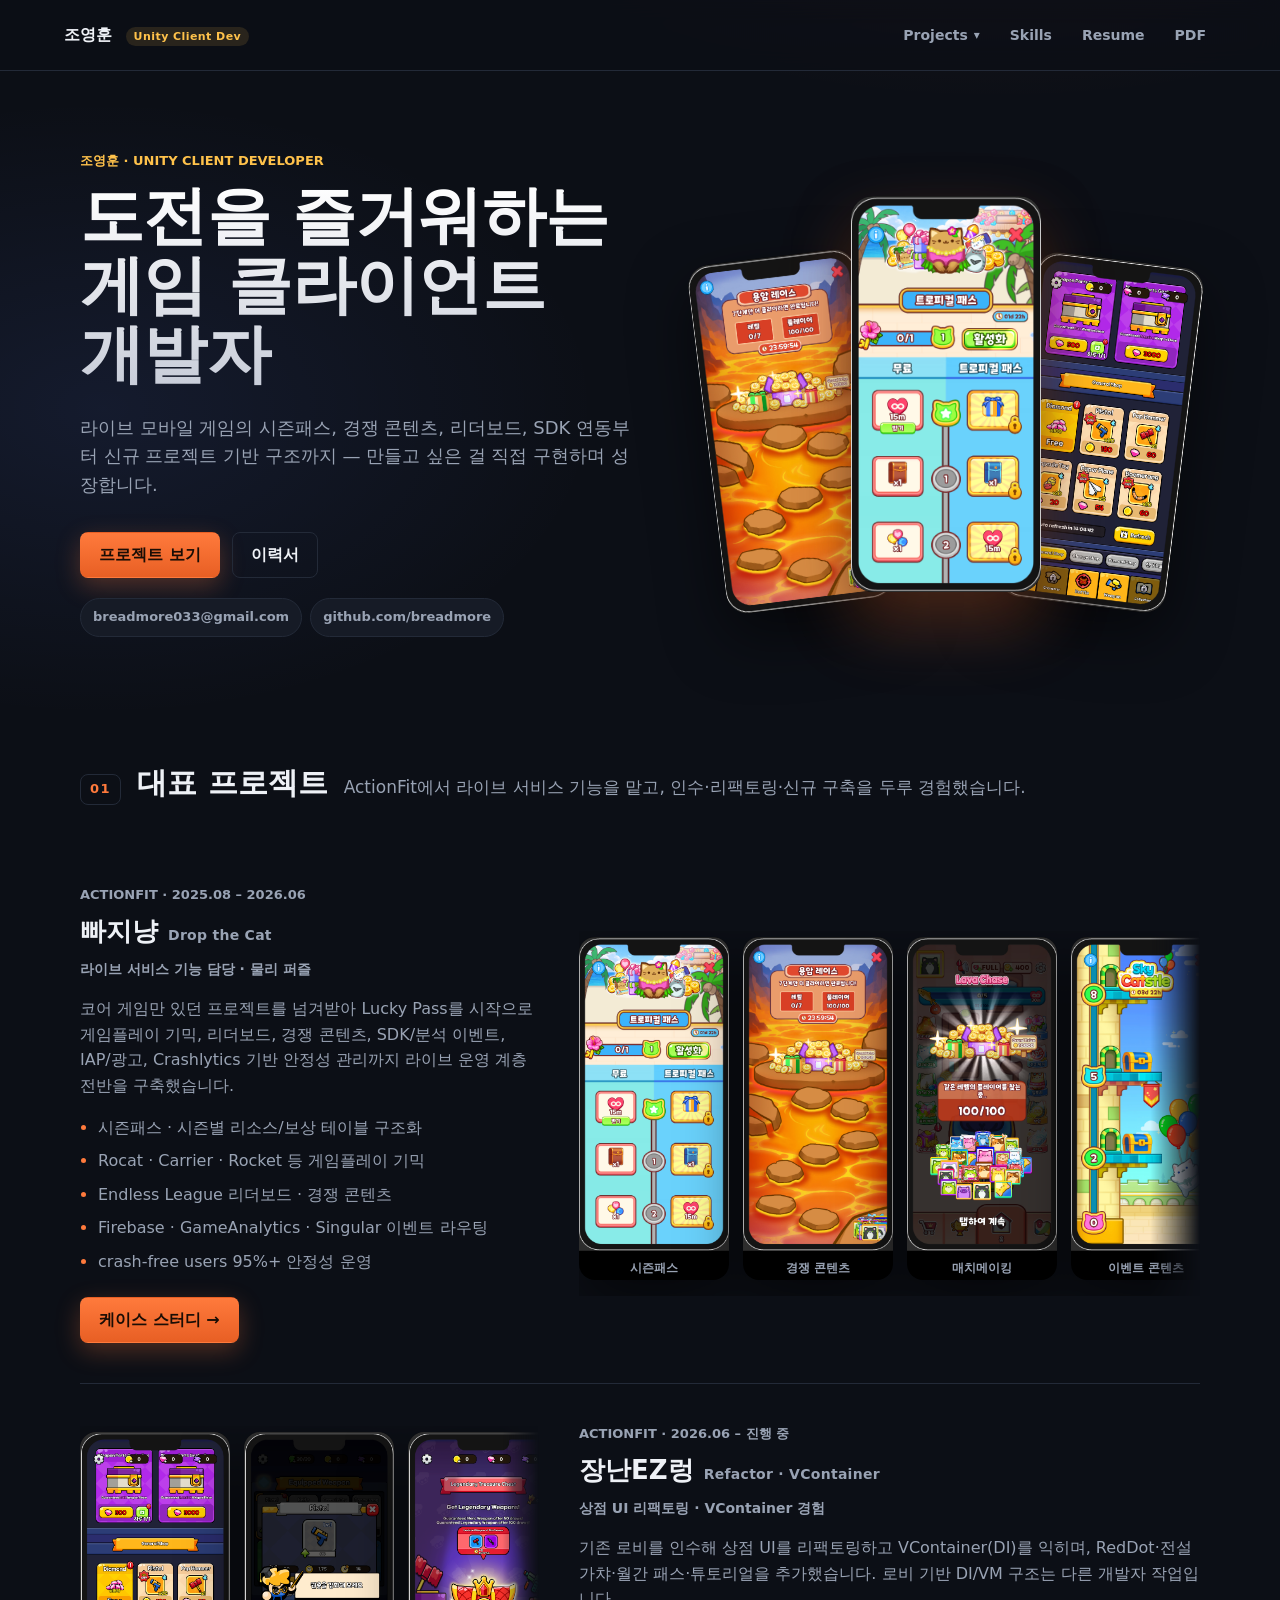
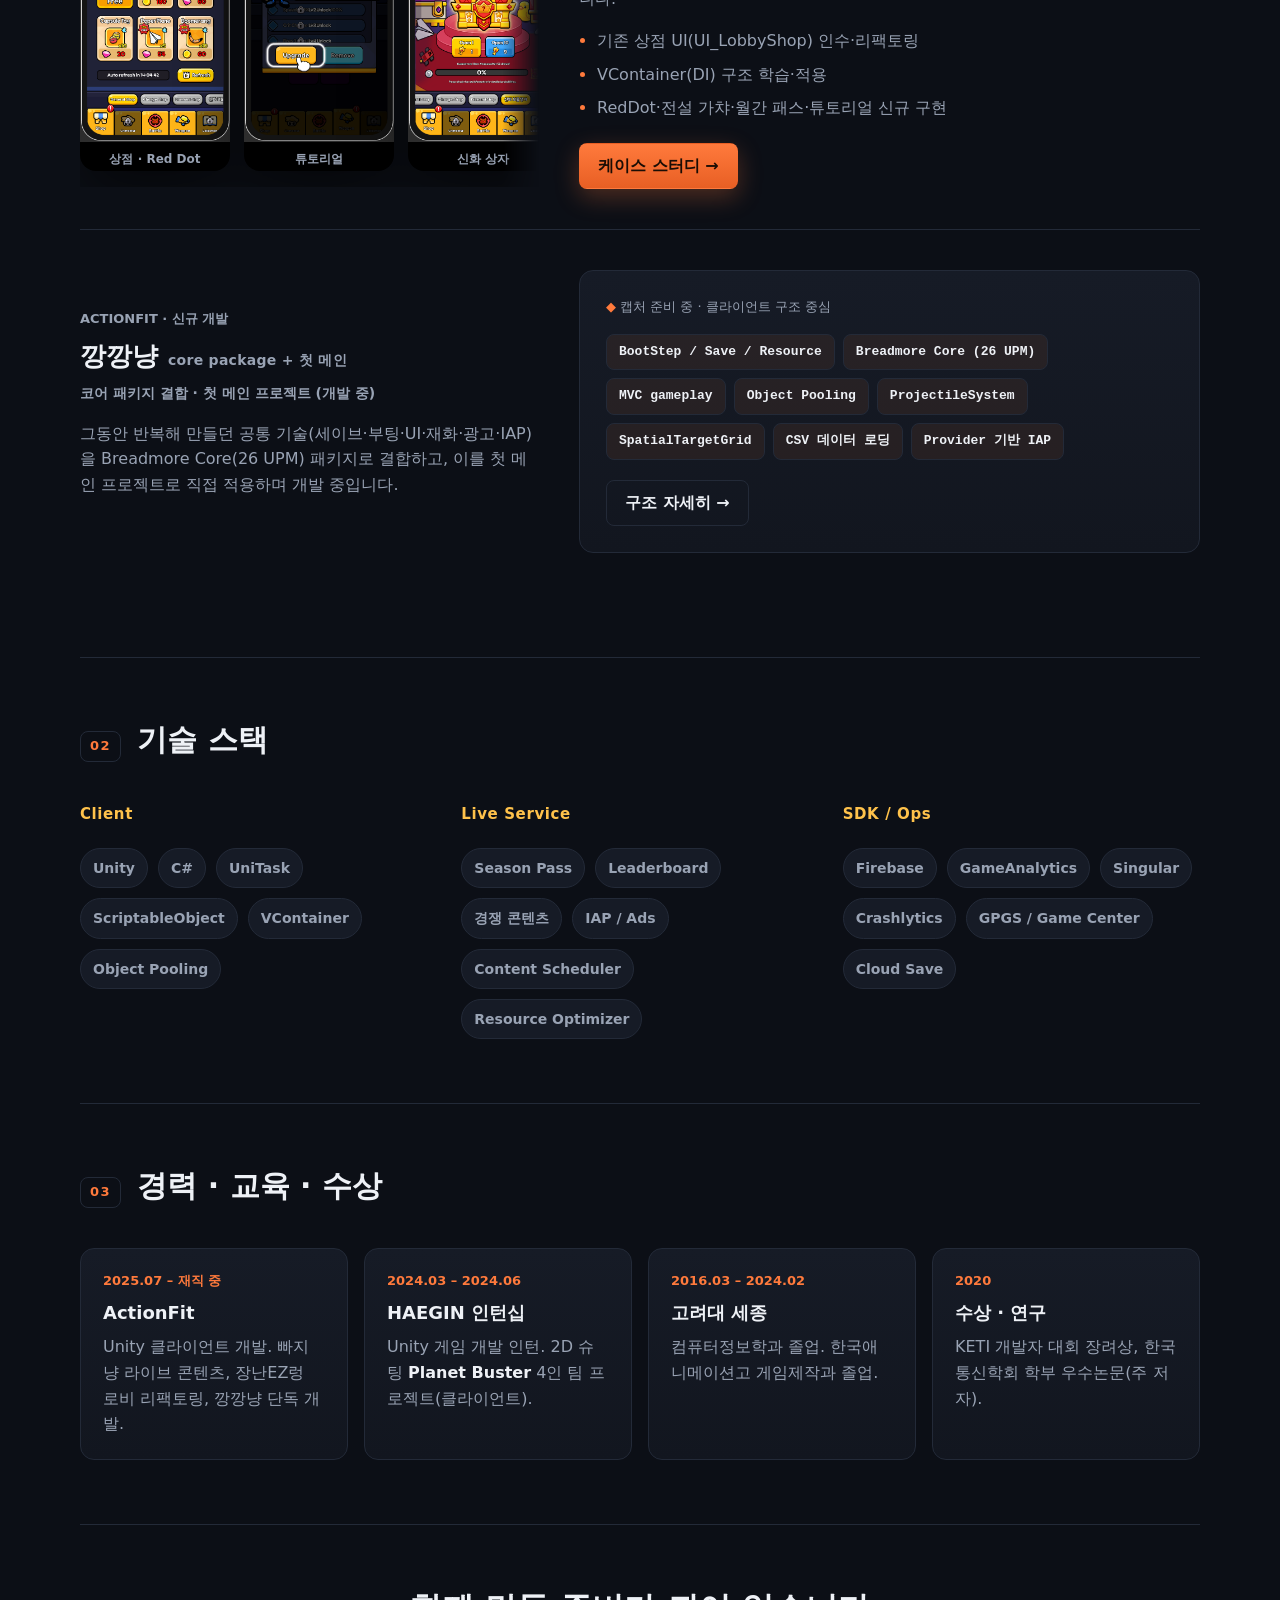
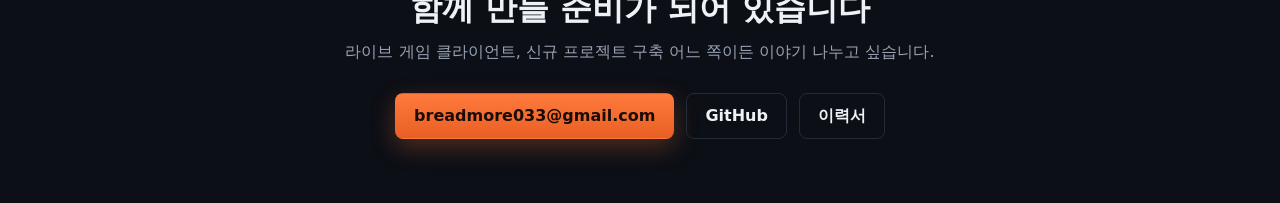
<file: index.html>
<!doctype html>
<html lang="ko">
  <head>
    <meta charset="utf-8">
    <meta name="viewport" content="width=device-width, initial-scale=1">
    <title>조영훈 · Unity Client Developer</title>
    <meta name="description" content="라이브 모바일 게임의 시즌패스, 경쟁 콘텐츠, 리더보드, SDK 연동부터 신규 프로젝트 기반 구조까지 만드는 Unity 클라이언트 개발자 조영훈의 포트폴리오.">
    <link rel="stylesheet" href="styles.css">
    <link rel="stylesheet" href="print.css" media="print">
  </head>
  <body class="home">
    <header class="topbar">
      <a class="brand" href="index.html">조영훈 <span>Unity Client Dev</span></a>
      <nav aria-label="Portfolio navigation">
        <details class="nav-menu">
          <summary>Projects</summary>
          <div class="nav-dropdown">
            <a href="index.html#projects">전체 보기</a>
            <a href="projects/cataway.html">빠지냥</a>
            <a href="projects/toycommando.html">장난EZ렁</a>
            <a href="projects/minecat.html">깡깡냥</a>
          </div>
        </details>
        <a href="index.html#skills">Skills</a>
        <a href="resume.html">Resume</a>
        <a href="portfolio-print.html">PDF</a>
      </nav>
    </header>

    <main>
      <section class="hero home-hero">
        <div class="hero-copy">
          <p class="eyebrow">조영훈 · Unity Client Developer</p>
          <h1 class="home-title">도전을 즐거워하는<br>게임 클라이언트 개발자</h1>
          <p class="lead">
            라이브 모바일 게임의 시즌패스, 경쟁 콘텐츠, 리더보드, SDK 연동부터
            신규 프로젝트 기반 구조까지 — 만들고 싶은 걸 직접 구현하며 성장합니다.
          </p>
          <div class="hero-actions">
            <a class="button primary" href="#projects">프로젝트 보기</a>
            <a class="button ghost" href="resume.html">이력서</a>
          </div>
          <div class="contact-strip" aria-label="Contact information">
            <a href="mailto:breadmore033@gmail.com">breadmore033@gmail.com</a>
            <a href="https://github.com/breadmore">github.com/breadmore</a>
          </div>
        </div>

        <div class="hero-showcase" aria-label="대표 게임 화면">
          <figure class="phone tilt-l">
            <img src="assets/screenshots/cataway/lava-race-panel.png" alt="빠지냥 용암 레이스 경쟁 콘텐츠 화면" loading="eager">
          </figure>
          <figure class="phone center">
            <img src="assets/screenshots/cataway/luckypass.png" alt="빠지냥 트로피컬 패스 시즌패스 화면" loading="eager">
          </figure>
          <figure class="phone tilt-r">
            <img src="assets/screenshots/toycommando/shop-red-dot.png" alt="장난EZ렁 상점과 Red Dot 화면" loading="eager">
          </figure>
        </div>
      </section>

      <section id="projects" class="projects">
        <div class="section-heading">
          <span class="section-index">01</span>
          <h2>대표 프로젝트</h2>
          <p class="section-lead">ActionFit에서 라이브 서비스 기능을 맡고, 인수·리팩토링·신규 구축을 두루 경험했습니다.</p>
        </div>

        <article class="proj-band">
          <div class="proj-text">
            <p class="project-period">ActionFit · 2025.08 – 2026.06</p>
            <h3>빠지냥 <span>Drop the Cat</span></h3>
            <p class="proj-role">라이브 서비스 기능 담당 · 물리 퍼즐</p>
            <p>
              코어 게임만 있던 프로젝트를 넘겨받아 Lucky Pass를 시작으로
              게임플레이 기믹, 리더보드, 경쟁 콘텐츠, SDK/분석 이벤트, IAP/광고,
              Crashlytics 기반 안정성 관리까지 라이브 운영 계층 전반을 구축했습니다.
            </p>
            <ul class="proj-highlights">
              <li>시즌패스 · 시즌별 리소스/보상 테이블 구조화</li>
              <li>Rocat · Carrier · Rocket 등 게임플레이 기믹</li>
              <li>Endless League 리더보드 · 경쟁 콘텐츠</li>
              <li>Firebase · GameAnalytics · Singular 이벤트 라우팅</li>
              <li>crash-free users 95%+ 안정성 운영</li>
            </ul>
            <a class="button primary" href="projects/cataway.html">케이스 스터디 &rarr;</a>
          </div>
          <div class="phone-rail" aria-label="빠지냥 화면">
            <figure class="phone"><img src="assets/screenshots/cataway/luckypass.png" alt="트로피컬 패스" loading="lazy"><figcaption>시즌패스</figcaption></figure>
            <figure class="phone"><img src="assets/screenshots/cataway/lava-race-panel.png" alt="용암 레이스" loading="lazy"><figcaption>경쟁 콘텐츠</figcaption></figure>
            <figure class="phone"><img src="assets/screenshots/cataway/lava-chase-matchmaking.png" alt="라바 체이스 매치메이킹" loading="lazy"><figcaption>매치메이킹</figcaption></figure>
            <figure class="phone"><img src="assets/screenshots/cataway/skycatsle.png" alt="스카이 캣 캐슬" loading="lazy"><figcaption>이벤트 콘텐츠</figcaption></figure>
            <figure class="phone"><img src="assets/screenshots/cataway/mystery-gem.png" alt="미스터리 젬" loading="lazy"><figcaption>가챠/보상</figcaption></figure>
            <figure class="phone"><img src="assets/screenshots/cataway/freecash-sdk-popup.png" alt="FreeCash SDK 연동 팝업" loading="lazy"><figcaption>SDK 연동</figcaption></figure>
          </div>
        </article>

        <article class="proj-band reverse">
          <div class="proj-text">
            <p class="project-period">ActionFit · 2026.06 – 진행 중</p>
            <h3>장난EZ렁 <span>Refactor · VContainer</span></h3>
            <p class="proj-role">상점 UI 리팩토링 · VContainer 경험</p>
            <p>
              기존 로비를 인수해 상점 UI를 리팩토링하고 VContainer(DI)를 익히며,
              RedDot·전설 가챠·월간 패스·튜토리얼을 추가했습니다.
              로비 기반 DI/VM 구조는 다른 개발자 작업입니다.
            </p>
            <ul class="proj-highlights">
              <li>기존 상점 UI(UI_LobbyShop) 인수·리팩토링</li>
              <li>VContainer(DI) 구조 학습·적용</li>
              <li>RedDot·전설 가챠·월간 패스·튜토리얼 신규 구현</li>
            </ul>
            <a class="button primary" href="projects/toycommando.html">케이스 스터디 &rarr;</a>
          </div>
          <div class="phone-rail" aria-label="장난EZ렁 화면">
            <figure class="phone"><img src="assets/screenshots/toycommando/shop-red-dot.png" alt="상점과 Red Dot" loading="lazy"><figcaption>상점 · Red Dot</figcaption></figure>
            <figure class="phone"><img src="assets/screenshots/toycommando/tutorial-upgrade.png" alt="튜토리얼" loading="lazy"><figcaption>튜토리얼</figcaption></figure>
            <figure class="phone"><img src="assets/screenshots/toycommando/legendary-treasure-chest.png" alt="신화 상자" loading="lazy"><figcaption>신화 상자</figcaption></figure>
            <figure class="phone"><img src="assets/screenshots/toycommando/vip-monthly-pass.png" alt="월간 패스" loading="lazy"><figcaption>월간 패스</figcaption></figure>
          </div>
        </article>

        <article class="proj-band code-band">
          <div class="proj-text">
            <p class="project-period">ActionFit · 신규 개발</p>
            <h3>깡깡냥 <span>core package + 첫 메인</span></h3>
            <p class="proj-role">코어 패키지 결합 · 첫 메인 프로젝트 (개발 중)</p>
            <p>
              그동안 반복해 만들던 공통 기술(세이브·부팅·UI·재화·광고·IAP)을
              Breadmore Core(26 UPM) 패키지로 결합하고, 이를 첫 메인 프로젝트로
              직접 적용하며 개발 중입니다.
            </p>
          </div>
          <div class="arch-panel" aria-label="깡깡냥 아키텍처">
            <p class="arch-note">캡처 준비 중 · 클라이언트 구조 중심</p>
            <div class="arch-tags">
              <span>BootStep / Save / Resource</span>
              <span>Breadmore Core (26 UPM)</span>
              <span>MVC gameplay</span>
              <span>Object Pooling</span>
              <span>ProjectileSystem</span>
              <span>SpatialTargetGrid</span>
              <span>CSV 데이터 로딩</span>
              <span>Provider 기반 IAP</span>
            </div>
            <a class="button ghost" href="projects/minecat.html">구조 자세히 &rarr;</a>
          </div>
        </article>
      </section>

      <section id="skills" class="skills">
        <div class="section-heading">
          <span class="section-index">02</span>
          <h2>기술 스택</h2>
        </div>
        <div class="skill-cols">
          <div>
            <h4>Client</h4>
            <div class="pill-grid">
              <span>Unity</span><span>C#</span><span>UniTask</span>
              <span>ScriptableObject</span><span>VContainer</span><span>Object Pooling</span>
            </div>
          </div>
          <div>
            <h4>Live Service</h4>
            <div class="pill-grid">
              <span>Season Pass</span><span>Leaderboard</span><span>경쟁 콘텐츠</span>
              <span>IAP / Ads</span><span>Content Scheduler</span><span>Resource Optimizer</span>
            </div>
          </div>
          <div>
            <h4>SDK / Ops</h4>
            <div class="pill-grid">
              <span>Firebase</span><span>GameAnalytics</span><span>Singular</span>
              <span>Crashlytics</span><span>GPGS / Game Center</span><span>Cloud Save</span>
            </div>
          </div>
        </div>
      </section>

      <section class="background">
        <div class="section-heading">
          <span class="section-index">03</span>
          <h2>경력 · 교육 · 수상</h2>
        </div>
        <div class="timeline">
          <article>
            <p class="project-period">2025.07 – 재직 중</p>
            <h3>ActionFit</h3>
            <p>Unity 클라이언트 개발. 빠지냥 라이브 콘텐츠, 장난EZ렁 로비 리팩토링, 깡깡냥 단독 개발.</p>
          </article>
          <article>
            <p class="project-period">2024.03 – 2024.06</p>
            <h3>HAEGIN 인턴십</h3>
            <p>Unity 게임 개발 인턴. 2D 슈팅 <em>Planet Buster</em> 4인 팀 프로젝트(클라이언트).</p>
          </article>
          <article>
            <p class="project-period">2016.03 – 2024.02</p>
            <h3>고려대 세종</h3>
            <p>컴퓨터정보학과 졸업. 한국애니메이션고 게임제작과 졸업.</p>
          </article>
          <article>
            <p class="project-period">2020</p>
            <h3>수상 · 연구</h3>
            <p>KETI 개발자 대회 장려상, 한국통신학회 학부 우수논문(주 저자).</p>
          </article>
        </div>
      </section>

      <section class="contact">
        <div class="contact-inner">
          <h2>함께 만들 준비가 되어 있습니다</h2>
          <p>라이브 게임 클라이언트, 신규 프로젝트 구축 어느 쪽이든 이야기 나누고 싶습니다.</p>
          <div class="contact-actions">
            <a class="button primary" href="mailto:breadmore033@gmail.com">breadmore033@gmail.com</a>
            <a class="button ghost" href="https://github.com/breadmore">GitHub</a>
            <a class="button ghost" href="resume.html">이력서</a>
          </div>
        </div>
      </section>
    </main>
    <script src="nav.js"></script>
  </body>
</html>
</file>
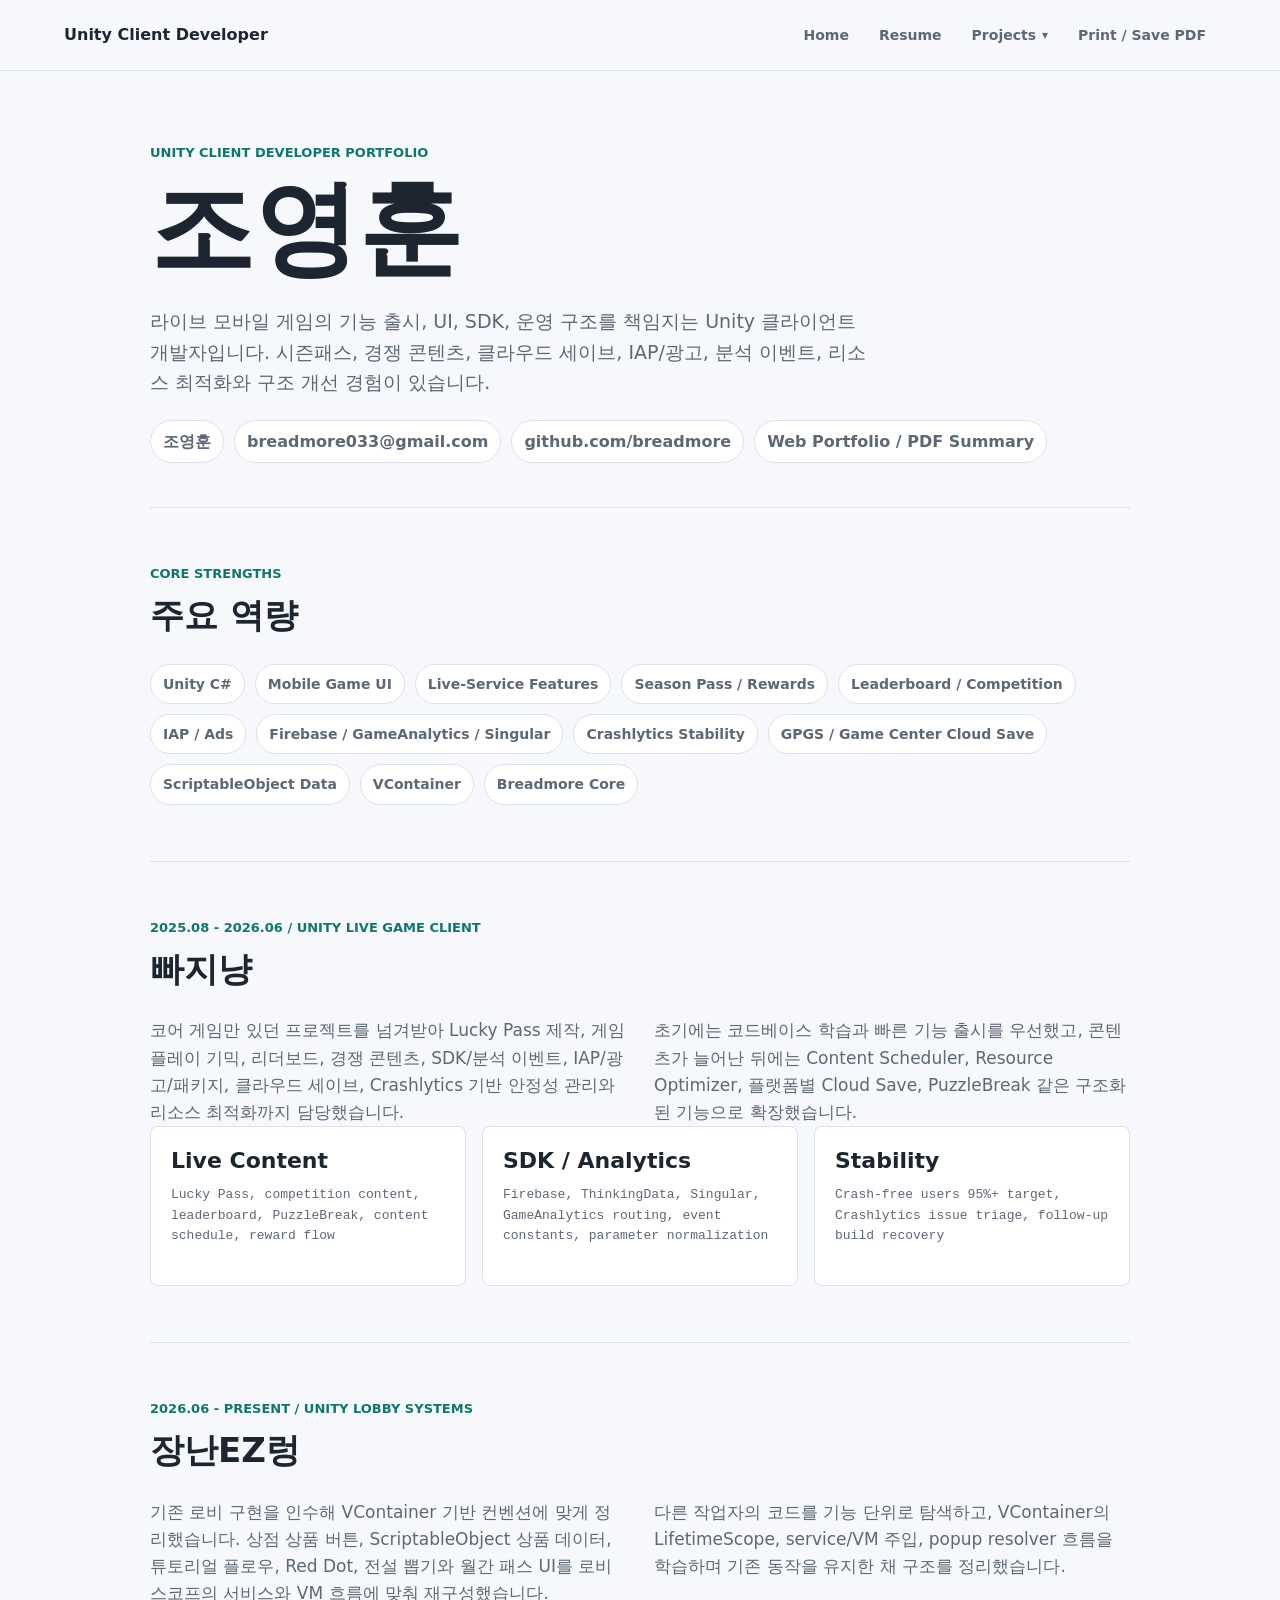
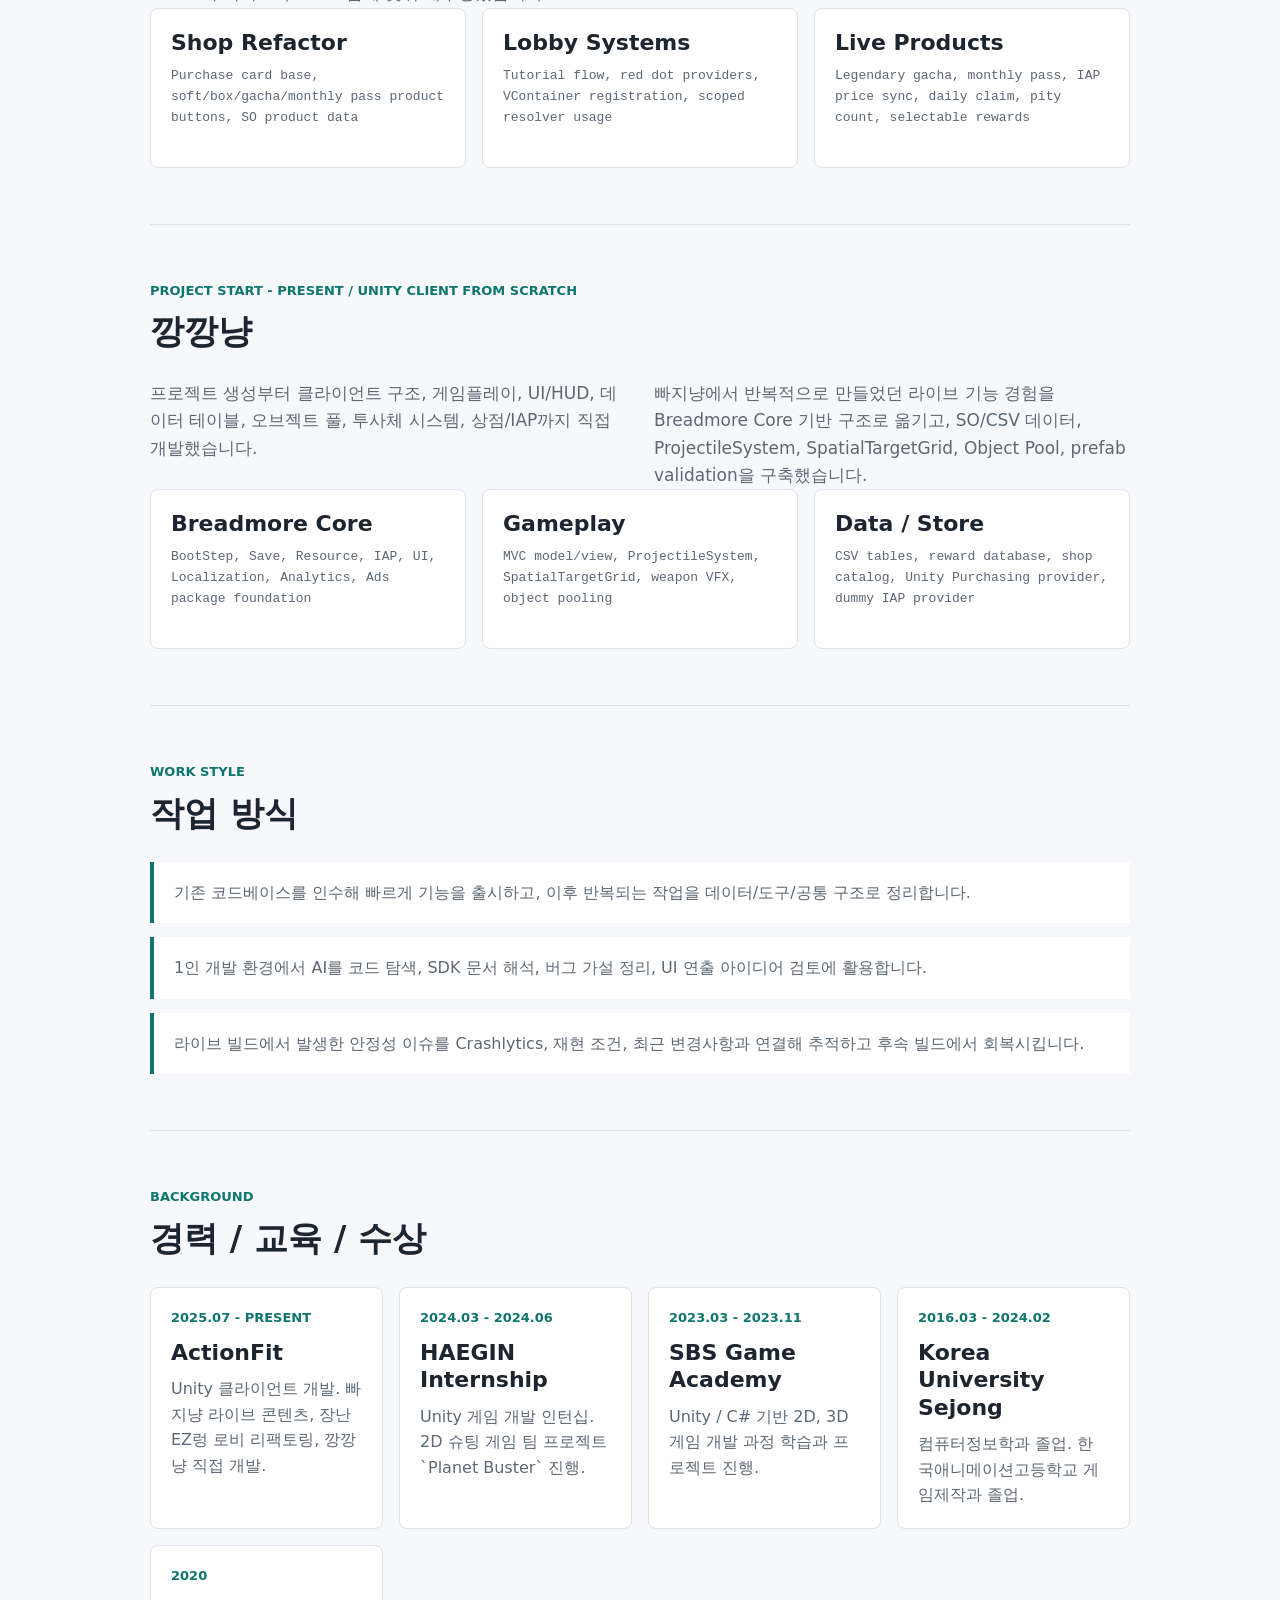
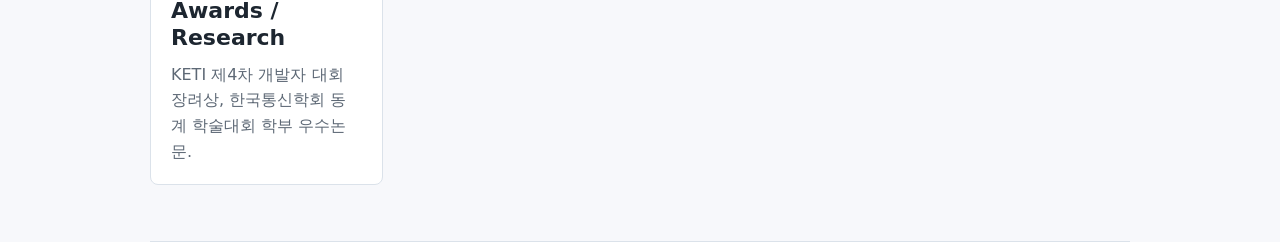
<file: portfolio-print.html>
<!doctype html>
<html lang="ko">
  <head>
    <meta charset="utf-8">
    <meta name="viewport" content="width=device-width, initial-scale=1">
    <title>Jo Younghoon Portfolio PDF</title>
    <meta name="description" content="Printable portfolio summary for Jo Younghoon, Unity client developer.">
    <link rel="stylesheet" href="styles.css">
    <link rel="stylesheet" href="print.css" media="print">
  </head>
  <body class="print-summary-page">
    <header class="topbar">
      <a class="brand" href="index.html">Unity Client Developer</a>
      <nav aria-label="Portfolio navigation">
        <a href="index.html">Home</a>
        <a href="resume.html">Resume</a>
        <details class="nav-menu">
          <summary>Projects</summary>
          <div class="nav-dropdown">
            <a href="projects/cataway.html">빠지냥</a>
            <a href="projects/toycommando.html">장난EZ렁</a>
            <a href="projects/minecat.html">깡깡냥</a>
          </div>
        </details>
        <a href="javascript:window.print()">Print / Save PDF</a>
      </nav>
    </header>

    <main class="print-main">
      <section class="print-cover">
        <p class="eyebrow">Unity Client Developer Portfolio</p>
        <h1>조영훈</h1>
        <p class="lead">
          라이브 모바일 게임의 기능 출시, UI, SDK, 운영 구조를 책임지는 Unity 클라이언트 개발자입니다.
          시즌패스, 경쟁 콘텐츠, 클라우드 세이브, IAP/광고, 분석 이벤트, 리소스 최적화와 구조 개선 경험이 있습니다.
        </p>
        <div class="contact-strip">
          <span>조영훈</span>
          <a href="mailto:breadmore033@gmail.com">breadmore033@gmail.com</a>
          <a href="https://github.com/breadmore">github.com/breadmore</a>
          <span>Web Portfolio / PDF Summary</span>
        </div>
      </section>

      <section class="case-section">
        <div class="section-heading">
          <p class="eyebrow">Core Strengths</p>
          <h2>주요 역량</h2>
        </div>
        <div class="pill-grid">
          <span>Unity C#</span>
          <span>Mobile Game UI</span>
          <span>Live-Service Features</span>
          <span>Season Pass / Rewards</span>
          <span>Leaderboard / Competition</span>
          <span>IAP / Ads</span>
          <span>Firebase / GameAnalytics / Singular</span>
          <span>Crashlytics Stability</span>
          <span>GPGS / Game Center Cloud Save</span>
          <span>ScriptableObject Data</span>
          <span>VContainer</span>
          <span>Breadmore Core</span>
        </div>
      </section>

      <section class="case-section print-project">
        <div class="section-heading">
          <p class="eyebrow">2025.08 - 2026.06 / Unity Live Game Client</p>
          <h2>빠지냥</h2>
        </div>
        <div class="split-copy">
          <p>
            코어 게임만 있던 프로젝트를 넘겨받아 Lucky Pass 제작, 게임플레이 기믹,
            리더보드, 경쟁 콘텐츠, SDK/분석 이벤트, IAP/광고/패키지, 클라우드 세이브,
            Crashlytics 기반 안정성 관리와 리소스 최적화까지 담당했습니다.
          </p>
          <p>
            초기에는 코드베이스 학습과 빠른 기능 출시를 우선했고, 콘텐츠가 늘어난 뒤에는
            Content Scheduler, Resource Optimizer, 플랫폼별 Cloud Save, PuzzleBreak 같은 구조화된 기능으로 확장했습니다.
          </p>
        </div>
        <div class="evidence-grid">
          <article>
            <h3>Live Content</h3>
            <p>Lucky Pass, competition content, leaderboard, PuzzleBreak, content schedule, reward flow</p>
          </article>
          <article>
            <h3>SDK / Analytics</h3>
            <p>Firebase, ThinkingData, Singular, GameAnalytics routing, event constants, parameter normalization</p>
          </article>
          <article>
            <h3>Stability</h3>
            <p>Crash-free users 95%+ target, Crashlytics issue triage, follow-up build recovery</p>
          </article>
        </div>
      </section>

      <section class="case-section print-project">
        <div class="section-heading">
          <p class="eyebrow">2026.06 - Present / Unity Lobby Systems</p>
          <h2>장난EZ렁</h2>
        </div>
        <div class="split-copy">
          <p>
            기존 로비 구현을 인수해 VContainer 기반 컨벤션에 맞게 정리했습니다.
            상점 상품 버튼, ScriptableObject 상품 데이터, 튜토리얼 플로우, Red Dot,
            전설 뽑기와 월간 패스 UI를 로비 스코프의 서비스와 VM 흐름에 맞춰 재구성했습니다.
          </p>
          <p>
            다른 작업자의 코드를 기능 단위로 탐색하고, VContainer의 LifetimeScope,
            service/VM 주입, popup resolver 흐름을 학습하며 기존 동작을 유지한 채 구조를 정리했습니다.
          </p>
        </div>
        <div class="evidence-grid">
          <article>
            <h3>Shop Refactor</h3>
            <p>Purchase card base, soft/box/gacha/monthly pass product buttons, SO product data</p>
          </article>
          <article>
            <h3>Lobby Systems</h3>
            <p>Tutorial flow, red dot providers, VContainer registration, scoped resolver usage</p>
          </article>
          <article>
            <h3>Live Products</h3>
            <p>Legendary gacha, monthly pass, IAP price sync, daily claim, pity count, selectable rewards</p>
          </article>
        </div>
      </section>

      <section class="case-section print-project">
        <div class="section-heading">
          <p class="eyebrow">Project Start - Present / Unity Client from Scratch</p>
          <h2>깡깡냥</h2>
        </div>
        <div class="split-copy">
          <p>
            프로젝트 생성부터 클라이언트 구조, 게임플레이, UI/HUD, 데이터 테이블,
            오브젝트 풀, 투사체 시스템, 상점/IAP까지 직접 개발했습니다.
          </p>
          <p>
            빠지냥에서 반복적으로 만들었던 라이브 기능 경험을 Breadmore Core 기반 구조로 옮기고,
            SO/CSV 데이터, ProjectileSystem, SpatialTargetGrid, Object Pool, prefab validation을 구축했습니다.
          </p>
        </div>
        <div class="evidence-grid">
          <article>
            <h3>Breadmore Core</h3>
            <p>BootStep, Save, Resource, IAP, UI, Localization, Analytics, Ads package foundation</p>
          </article>
          <article>
            <h3>Gameplay</h3>
            <p>MVC model/view, ProjectileSystem, SpatialTargetGrid, weapon VFX, object pooling</p>
          </article>
          <article>
            <h3>Data / Store</h3>
            <p>CSV tables, reward database, shop catalog, Unity Purchasing provider, dummy IAP provider</p>
          </article>
        </div>
      </section>

      <section class="case-section">
        <div class="section-heading">
          <p class="eyebrow">Work Style</p>
          <h2>작업 방식</h2>
        </div>
        <div class="impact-list">
          <p>기존 코드베이스를 인수해 빠르게 기능을 출시하고, 이후 반복되는 작업을 데이터/도구/공통 구조로 정리합니다.</p>
          <p>1인 개발 환경에서 AI를 코드 탐색, SDK 문서 해석, 버그 가설 정리, UI 연출 아이디어 검토에 활용합니다.</p>
          <p>라이브 빌드에서 발생한 안정성 이슈를 Crashlytics, 재현 조건, 최근 변경사항과 연결해 추적하고 후속 빌드에서 회복시킵니다.</p>
        </div>
      </section>

      <section class="case-section">
        <div class="section-heading">
          <p class="eyebrow">Background</p>
          <h2>경력 / 교육 / 수상</h2>
        </div>
        <div class="timeline-grid">
          <article>
            <p class="project-period">2025.07 - Present</p>
            <h3>ActionFit</h3>
            <p>Unity 클라이언트 개발. 빠지냥 라이브 콘텐츠, 장난EZ렁 로비 리팩토링, 깡깡냥 직접 개발.</p>
          </article>
          <article>
            <p class="project-period">2024.03 - 2024.06</p>
            <h3>HAEGIN Internship</h3>
            <p>Unity 게임 개발 인턴십. 2D 슈팅 게임 팀 프로젝트 `Planet Buster` 진행.</p>
          </article>
          <article>
            <p class="project-period">2023.03 - 2023.11</p>
            <h3>SBS Game Academy</h3>
            <p>Unity / C# 기반 2D, 3D 게임 개발 과정 학습과 프로젝트 진행.</p>
          </article>
          <article>
            <p class="project-period">2016.03 - 2024.02</p>
            <h3>Korea University Sejong</h3>
            <p>컴퓨터정보학과 졸업. 한국애니메이션고등학교 게임제작과 졸업.</p>
          </article>
          <article>
            <p class="project-period">2020</p>
            <h3>Awards / Research</h3>
            <p>KETI 제4차 개발자 대회 장려상, 한국통신학회 동계 학술대회 학부 우수논문.</p>
          </article>
        </div>
      </section>
    </main>
    <script src="nav.js"></script>
  </body>
</html>
</file>
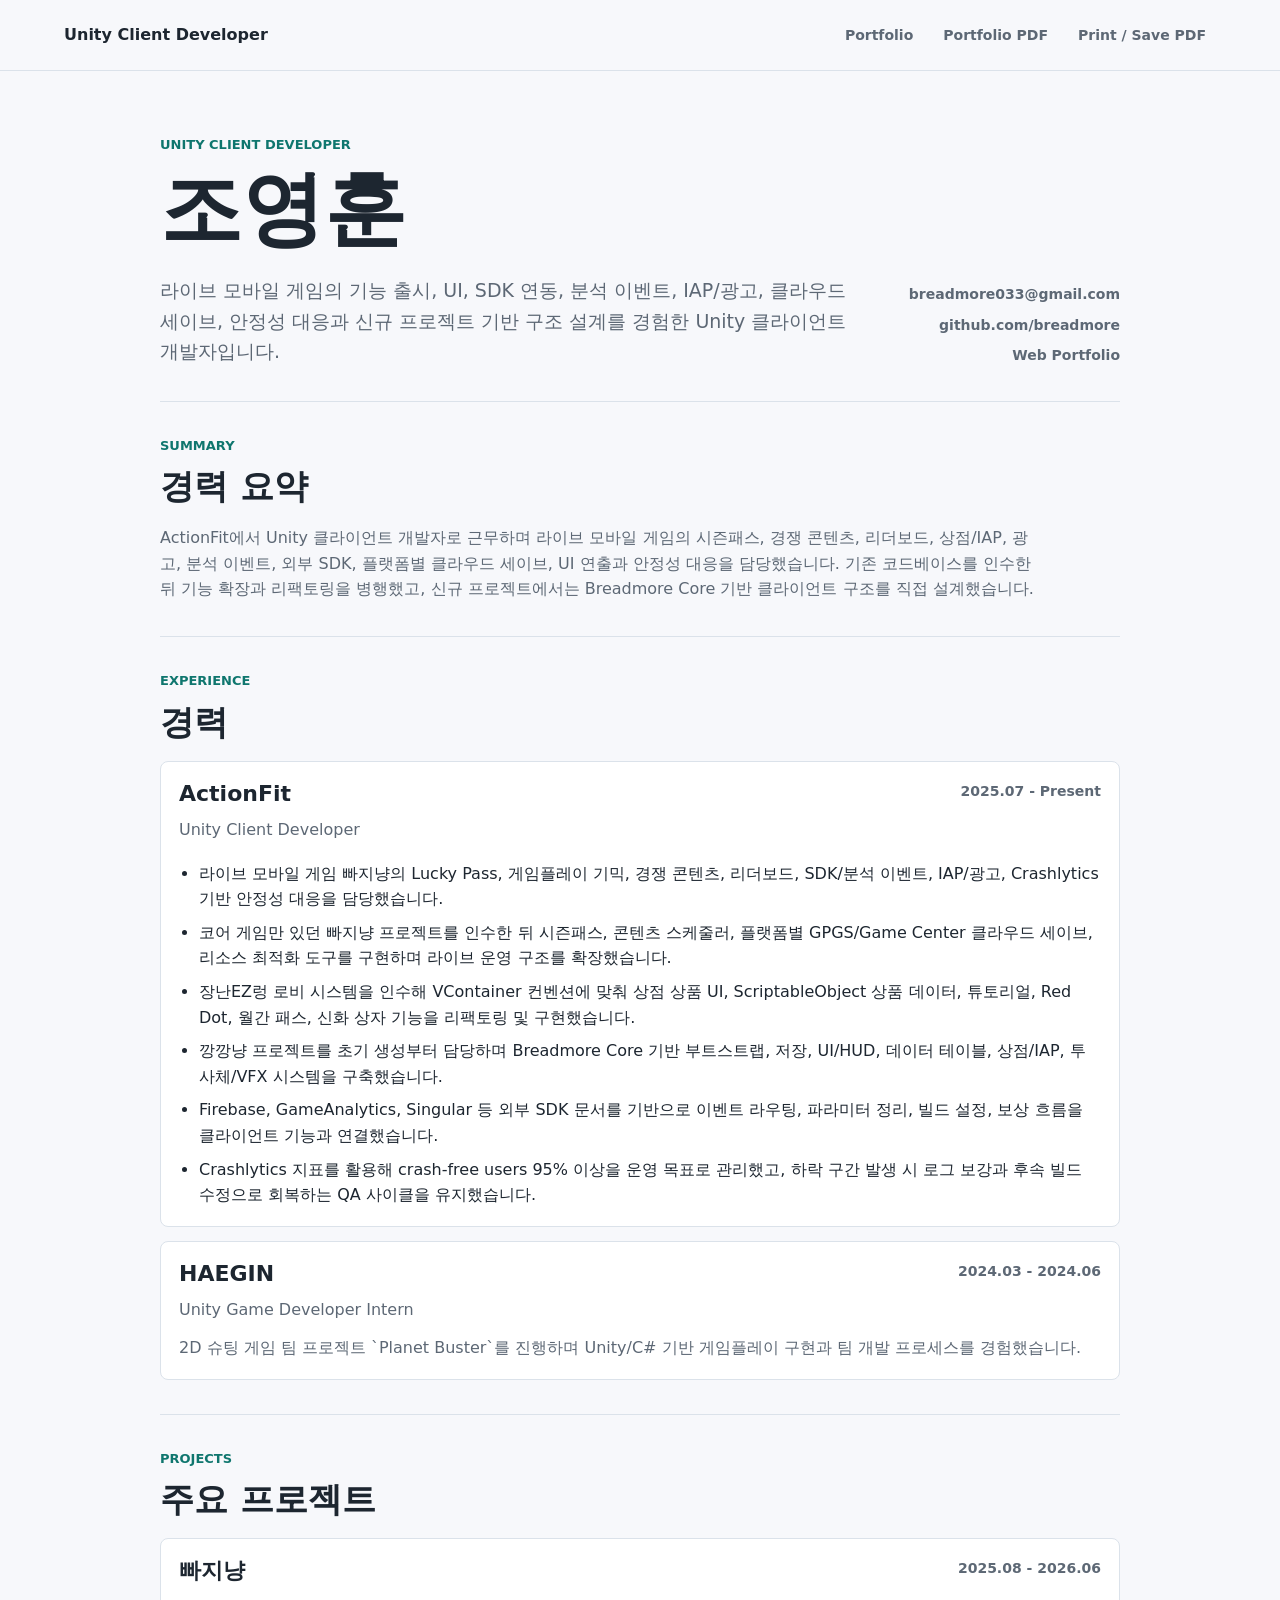
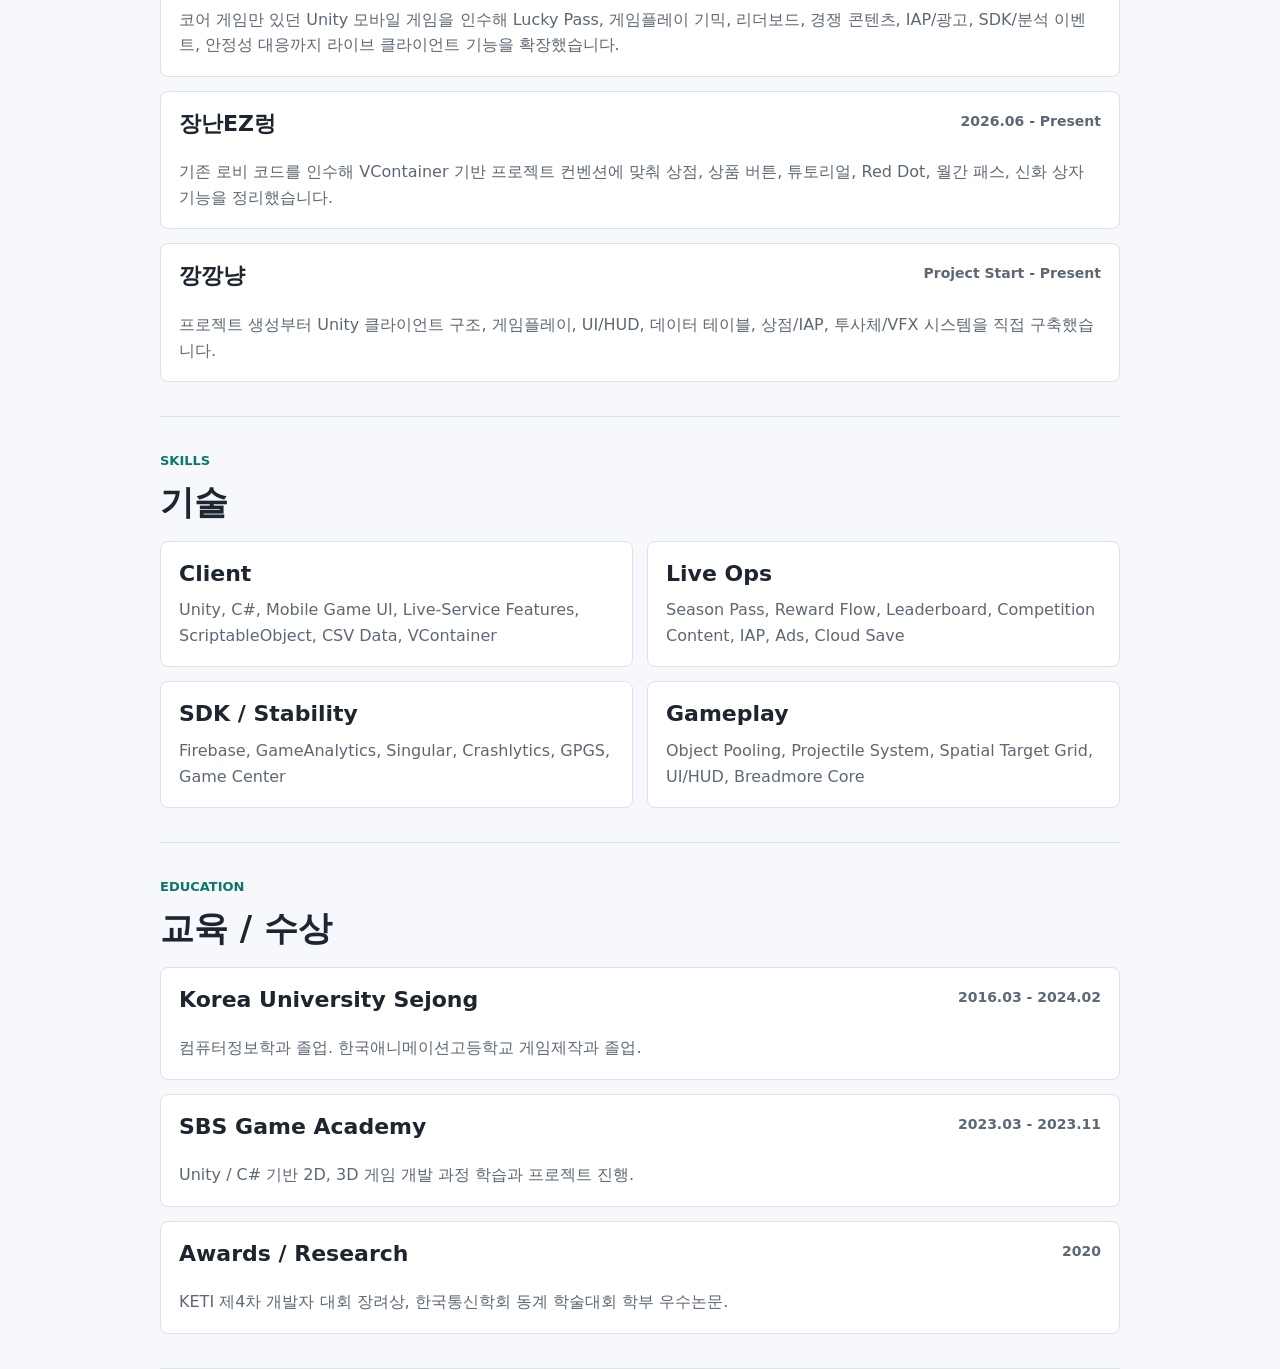
<file: resume.html>
<!doctype html>
<html lang="ko">
  <head>
    <meta charset="utf-8">
    <meta name="viewport" content="width=device-width, initial-scale=1">
    <title>조영훈 Resume | Unity Client Developer</title>
    <meta name="description" content="조영훈 Unity 클라이언트 개발자 이력서. 라이브 모바일 게임 기능 출시, UI, SDK, IAP, 분석 이벤트, 안정성 대응 경험.">
    <link rel="stylesheet" href="styles.css">
    <link rel="stylesheet" href="print.css" media="print">
  </head>
  <body class="resume-page">
    <header class="topbar">
      <a class="brand" href="index.html">Unity Client Developer</a>
      <nav aria-label="Resume navigation">
        <a href="index.html">Portfolio</a>
        <a href="portfolio-print.html">Portfolio PDF</a>
        <a href="javascript:window.print()">Print / Save PDF</a>
      </nav>
    </header>

    <main class="resume-main">
      <section class="resume-cover">
        <p class="eyebrow">Unity Client Developer</p>
        <div class="resume-title-row">
          <div>
            <h1>조영훈</h1>
            <p class="lead">
              라이브 모바일 게임의 기능 출시, UI, SDK 연동, 분석 이벤트, IAP/광고,
              클라우드 세이브, 안정성 대응과 신규 프로젝트 기반 구조 설계를 경험한 Unity 클라이언트 개발자입니다.
            </p>
          </div>
          <div class="resume-contact" aria-label="Contact information">
            <a href="mailto:breadmore033@gmail.com">breadmore033@gmail.com</a>
            <a href="https://github.com/breadmore">github.com/breadmore</a>
            <a href="https://breadman-tool.github.io/Portfolio/">Web Portfolio</a>
          </div>
        </div>
      </section>

      <section class="resume-section">
        <div class="resume-section-title">
          <p class="eyebrow">Summary</p>
          <h2>경력 요약</h2>
        </div>
        <p>
          ActionFit에서 Unity 클라이언트 개발자로 근무하며 라이브 모바일 게임의 시즌패스,
          경쟁 콘텐츠, 리더보드, 상점/IAP, 광고, 분석 이벤트, 외부 SDK, 플랫폼별 클라우드 세이브,
          UI 연출과 안정성 대응을 담당했습니다. 기존 코드베이스를 인수한 뒤 기능 확장과 리팩토링을 병행했고,
          신규 프로젝트에서는 Breadmore Core 기반 클라이언트 구조를 직접 설계했습니다.
        </p>
      </section>

      <section class="resume-section">
        <div class="resume-section-title">
          <p class="eyebrow">Experience</p>
          <h2>경력</h2>
        </div>

        <article class="resume-entry">
          <div class="resume-entry-head">
            <div>
              <h3>ActionFit</h3>
              <p>Unity Client Developer</p>
            </div>
            <span>2025.07 - Present</span>
          </div>
          <ul>
            <li>라이브 모바일 게임 빠지냥의 Lucky Pass, 게임플레이 기믹, 경쟁 콘텐츠, 리더보드, SDK/분석 이벤트, IAP/광고, Crashlytics 기반 안정성 대응을 담당했습니다.</li>
            <li>코어 게임만 있던 빠지냥 프로젝트를 인수한 뒤 시즌패스, 콘텐츠 스케줄러, 플랫폼별 GPGS/Game Center 클라우드 세이브, 리소스 최적화 도구를 구현하며 라이브 운영 구조를 확장했습니다.</li>
            <li>장난EZ렁 로비 시스템을 인수해 VContainer 컨벤션에 맞춰 상점 상품 UI, ScriptableObject 상품 데이터, 튜토리얼, Red Dot, 월간 패스, 신화 상자 기능을 리팩토링 및 구현했습니다.</li>
            <li>깡깡냥 프로젝트를 초기 생성부터 담당하며 Breadmore Core 기반 부트스트랩, 저장, UI/HUD, 데이터 테이블, 상점/IAP, 투사체/VFX 시스템을 구축했습니다.</li>
            <li>Firebase, GameAnalytics, Singular 등 외부 SDK 문서를 기반으로 이벤트 라우팅, 파라미터 정리, 빌드 설정, 보상 흐름을 클라이언트 기능과 연결했습니다.</li>
            <li>Crashlytics 지표를 활용해 crash-free users 95% 이상을 운영 목표로 관리했고, 하락 구간 발생 시 로그 보강과 후속 빌드 수정으로 회복하는 QA 사이클을 유지했습니다.</li>
          </ul>
        </article>

        <article class="resume-entry compact">
          <div class="resume-entry-head">
            <div>
              <h3>HAEGIN</h3>
              <p>Unity Game Developer Intern</p>
            </div>
            <span>2024.03 - 2024.06</span>
          </div>
          <p>2D 슈팅 게임 팀 프로젝트 `Planet Buster`를 진행하며 Unity/C# 기반 게임플레이 구현과 팀 개발 프로세스를 경험했습니다.</p>
        </article>
      </section>

      <section class="resume-section">
        <div class="resume-section-title">
          <p class="eyebrow">Projects</p>
          <h2>주요 프로젝트</h2>
        </div>

        <div class="resume-project-list">
          <article>
            <div class="resume-entry-head">
              <h3>빠지냥</h3>
              <span>2025.08 - 2026.06</span>
            </div>
            <p>코어 게임만 있던 Unity 모바일 게임을 인수해 Lucky Pass, 게임플레이 기믹, 리더보드, 경쟁 콘텐츠, IAP/광고, SDK/분석 이벤트, 안정성 대응까지 라이브 클라이언트 기능을 확장했습니다.</p>
          </article>
          <article>
            <div class="resume-entry-head">
              <h3>장난EZ렁</h3>
              <span>2026.06 - Present</span>
            </div>
            <p>기존 로비 코드를 인수해 VContainer 기반 프로젝트 컨벤션에 맞춰 상점, 상품 버튼, 튜토리얼, Red Dot, 월간 패스, 신화 상자 기능을 정리했습니다.</p>
          </article>
          <article>
            <div class="resume-entry-head">
              <h3>깡깡냥</h3>
              <span>Project Start - Present</span>
            </div>
            <p>프로젝트 생성부터 Unity 클라이언트 구조, 게임플레이, UI/HUD, 데이터 테이블, 상점/IAP, 투사체/VFX 시스템을 직접 구축했습니다.</p>
          </article>
        </div>
      </section>

      <section class="resume-section">
        <div class="resume-section-title">
          <p class="eyebrow">Skills</p>
          <h2>기술</h2>
        </div>
        <div class="resume-skill-grid">
          <div>
            <h3>Client</h3>
            <p>Unity, C#, Mobile Game UI, Live-Service Features, ScriptableObject, CSV Data, VContainer</p>
          </div>
          <div>
            <h3>Live Ops</h3>
            <p>Season Pass, Reward Flow, Leaderboard, Competition Content, IAP, Ads, Cloud Save</p>
          </div>
          <div>
            <h3>SDK / Stability</h3>
            <p>Firebase, GameAnalytics, Singular, Crashlytics, GPGS, Game Center</p>
          </div>
          <div>
            <h3>Gameplay</h3>
            <p>Object Pooling, Projectile System, Spatial Target Grid, UI/HUD, Breadmore Core</p>
          </div>
        </div>
      </section>

      <section class="resume-section">
        <div class="resume-section-title">
          <p class="eyebrow">Education</p>
          <h2>교육 / 수상</h2>
        </div>
        <div class="resume-project-list">
          <article>
            <div class="resume-entry-head">
              <h3>Korea University Sejong</h3>
              <span>2016.03 - 2024.02</span>
            </div>
            <p>컴퓨터정보학과 졸업. 한국애니메이션고등학교 게임제작과 졸업.</p>
          </article>
          <article>
            <div class="resume-entry-head">
              <h3>SBS Game Academy</h3>
              <span>2023.03 - 2023.11</span>
            </div>
            <p>Unity / C# 기반 2D, 3D 게임 개발 과정 학습과 프로젝트 진행.</p>
          </article>
          <article>
            <div class="resume-entry-head">
              <h3>Awards / Research</h3>
              <span>2020</span>
            </div>
            <p>KETI 제4차 개발자 대회 장려상, 한국통신학회 동계 학술대회 학부 우수논문.</p>
          </article>
        </div>
      </section>
    </main>
    <script src="nav.js"></script>
  </body>
</html>
</file>
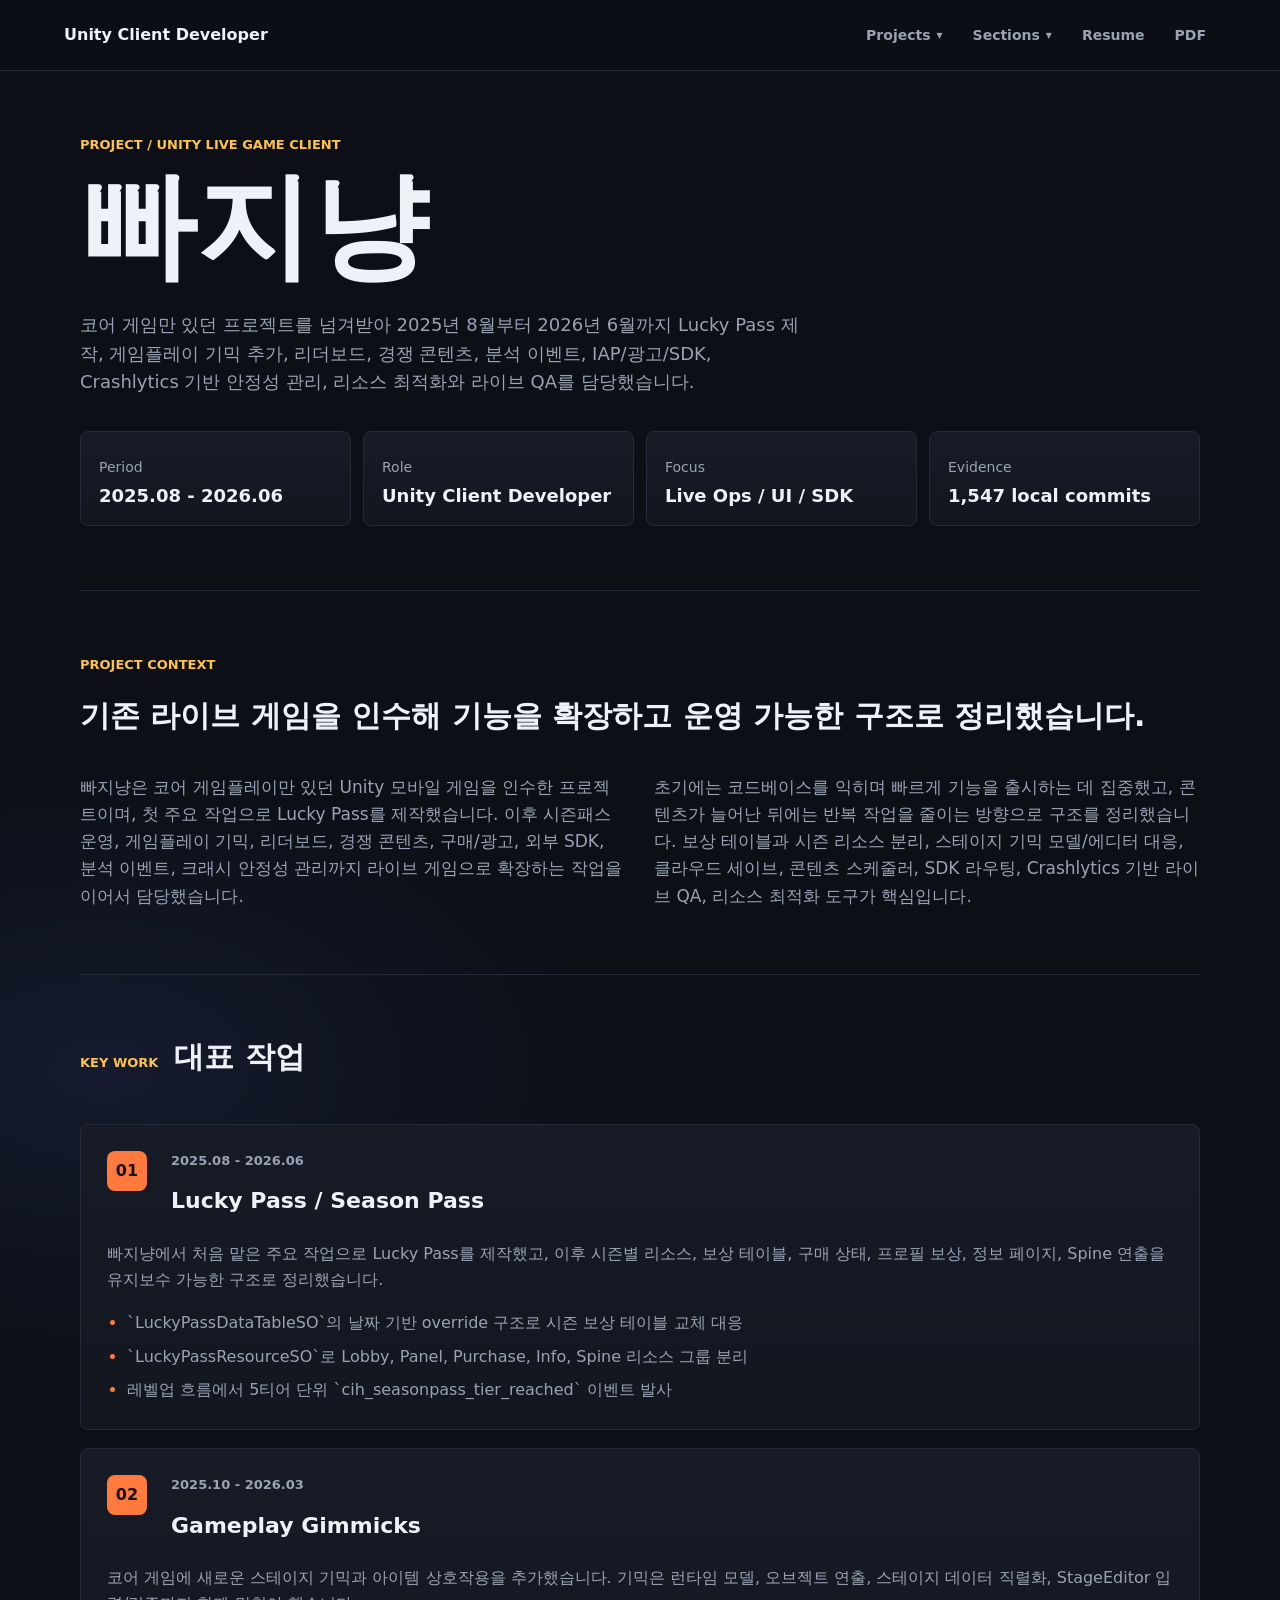
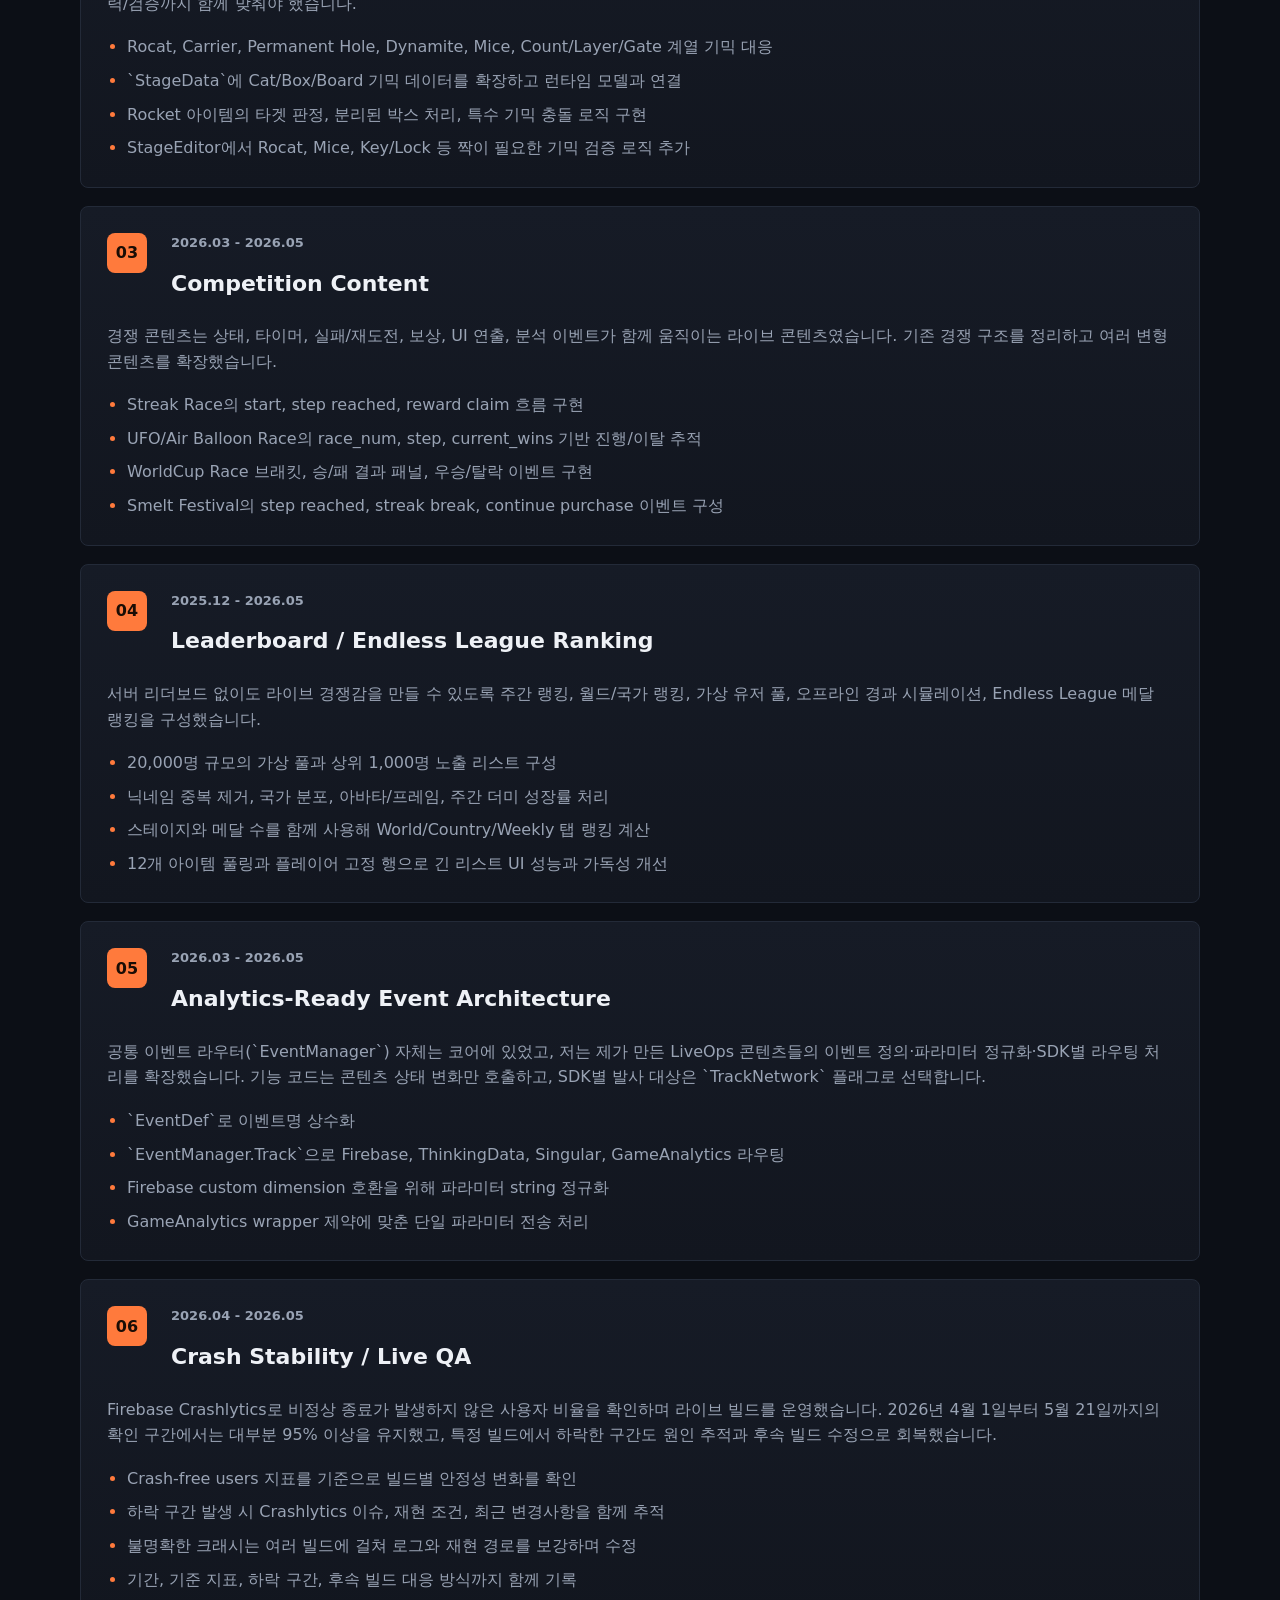
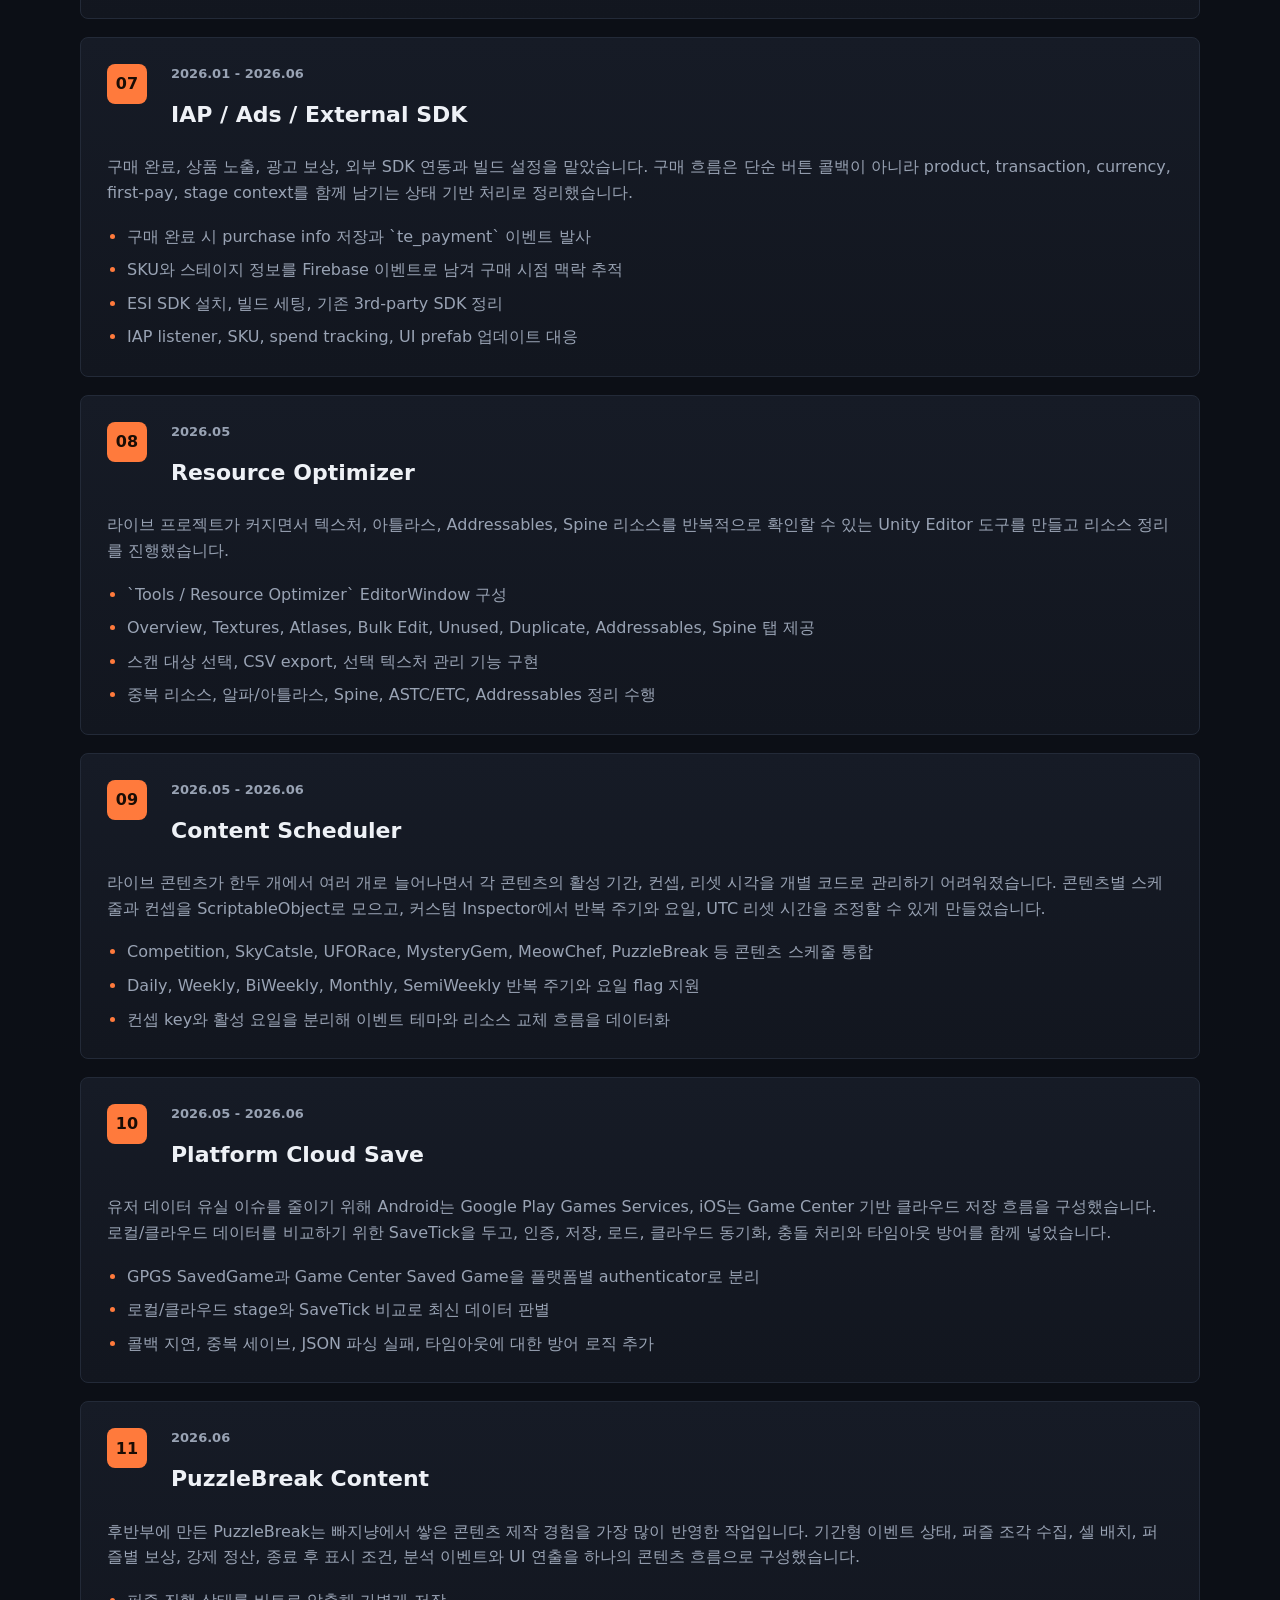
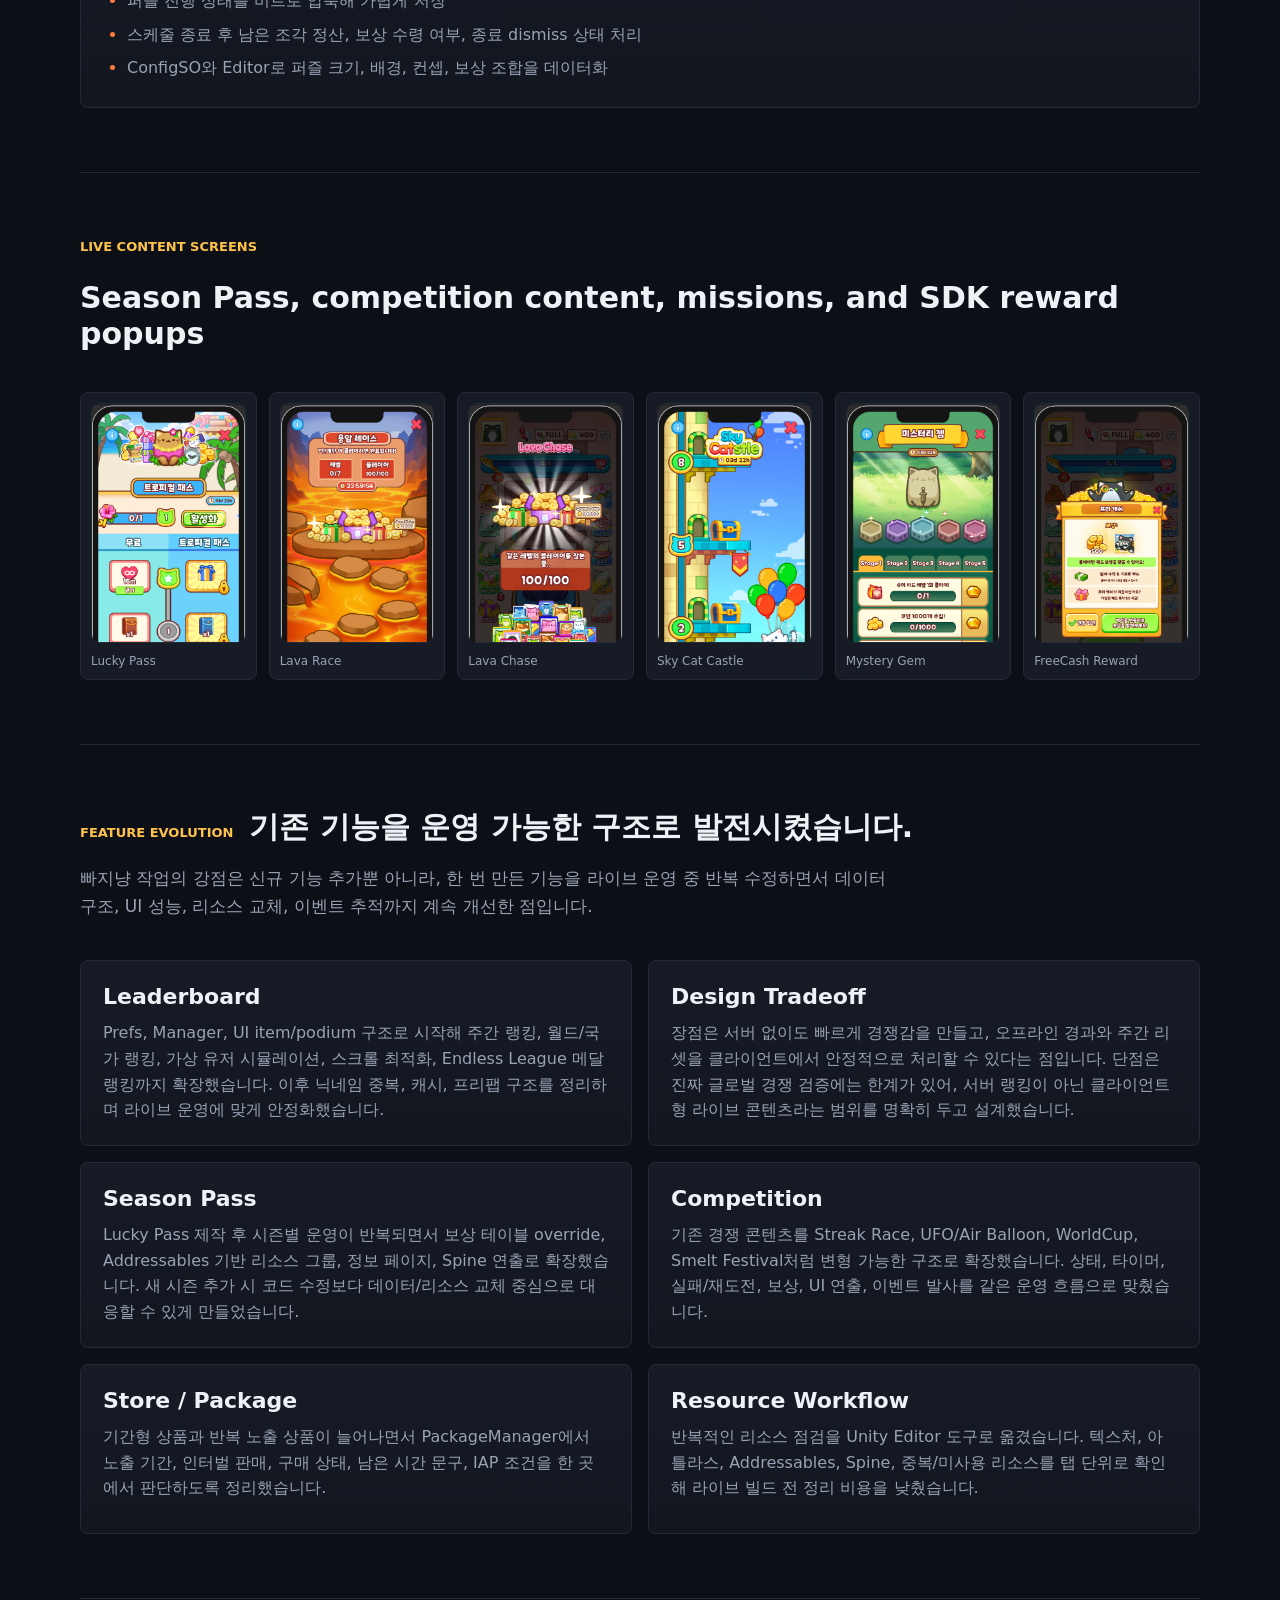
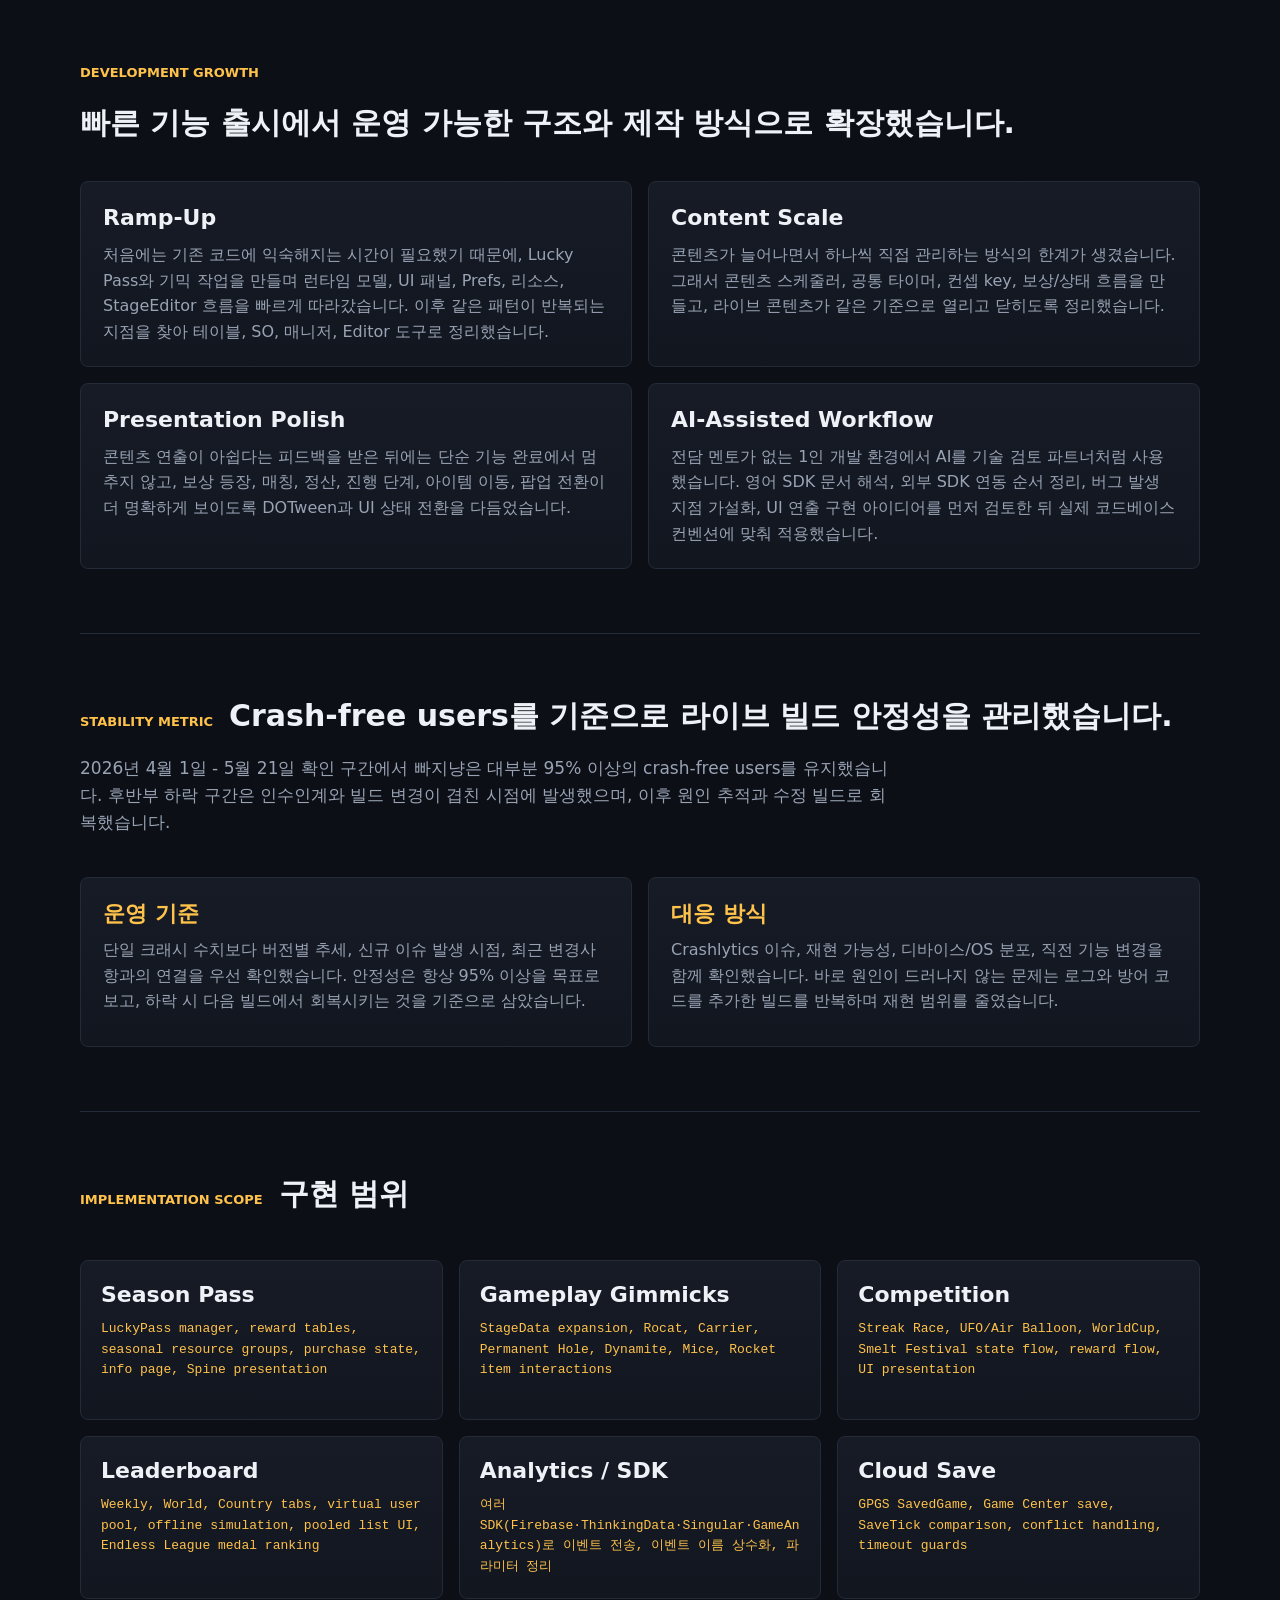
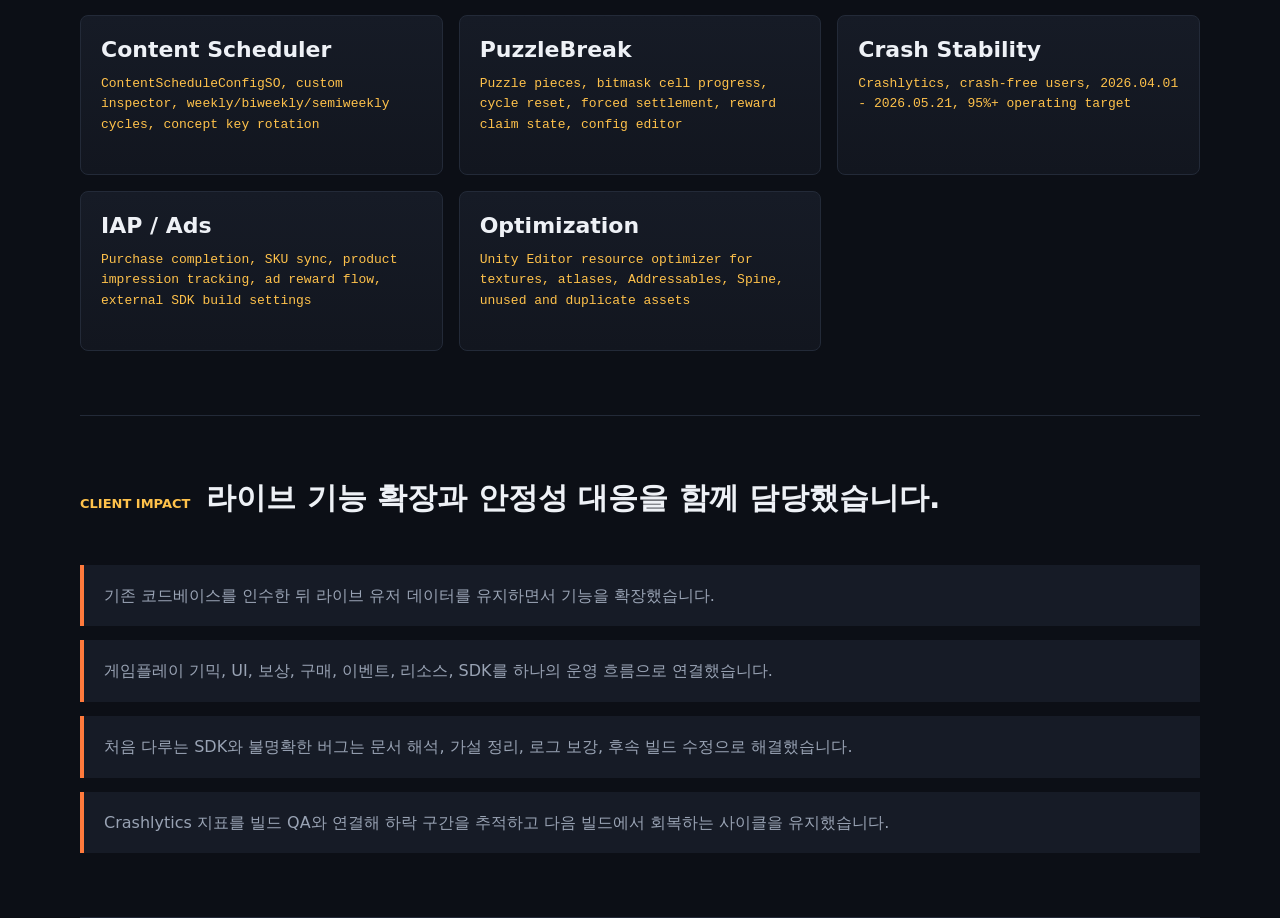
<file: projects/cataway.html>
<!doctype html>
<html lang="ko">
  <head>
    <meta charset="utf-8">
    <meta name="viewport" content="width=device-width, initial-scale=1">
    <title>빠지냥 | Unity Client Developer Portfolio</title>
    <meta name="description" content="빠지냥 Unity client project covering live-service feature ownership, season pass renewal, competition content, SDK events, IAP, ads, and resource optimization.">
    <link rel="stylesheet" href="../styles.css">
    <link rel="stylesheet" href="../print.css" media="print">
  </head>
  <body class="home">
    <header class="topbar">
      <a class="brand" href="../index.html">Unity Client Developer</a>
      <nav aria-label="Portfolio navigation">
        <details class="nav-menu">
          <summary>Projects</summary>
          <div class="nav-dropdown">
            <a href="../index.html#projects">Projects</a>
            <a href="cataway.html">빠지냥</a>
            <a href="toycommando.html">장난EZ렁</a>
            <a href="minecat.html">깡깡냥</a>
          </div>
        </details>
        <details class="nav-menu">
          <summary>Sections</summary>
          <div class="nav-dropdown">
            <a href="#work">Work</a>
            <a href="#media">Media</a>
            <a href="#evolution">Evolution</a>
            <a href="#growth">Growth</a>
            <a href="#stability">Stability</a>
            <a href="#evidence">Evidence</a>
          </div>
        </details>
        <a href="../resume.html">Resume</a>
        <a href="../portfolio-print.html">PDF</a>
      </nav>
    </header>

    <main>
      <section class="case-hero">
        <p class="eyebrow">Project / Unity Live Game Client</p>
        <h1>빠지냥</h1>
        <p class="lead">
          코어 게임만 있던 프로젝트를 넘겨받아 2025년 8월부터 2026년 6월까지
          Lucky Pass 제작, 게임플레이 기믹 추가, 리더보드, 경쟁 콘텐츠, 분석 이벤트,
          IAP/광고/SDK, Crashlytics 기반 안정성 관리, 리소스 최적화와 라이브 QA를 담당했습니다.
        </p>
        <div class="case-meta">
          <div>
            <span class="label">Period</span>
            <strong>2025.08 - 2026.06</strong>
          </div>
          <div>
            <span class="label">Role</span>
            <strong>Unity Client Developer</strong>
          </div>
          <div>
            <span class="label">Focus</span>
            <strong>Live Ops / UI / SDK</strong>
          </div>
          <div>
            <span class="label">Evidence</span>
            <strong>1,547 local commits</strong>
          </div>
        </div>
      </section>

      <section class="case-section">
        <div class="section-heading">
          <p class="eyebrow">Project Context</p>
          <h2>기존 라이브 게임을 인수해 기능을 확장하고 운영 가능한 구조로 정리했습니다.</h2>
        </div>
        <div class="split-copy">
          <p>
            빠지냥은 코어 게임플레이만 있던 Unity 모바일 게임을 인수한 프로젝트이며,
            첫 주요 작업으로 Lucky Pass를 제작했습니다. 이후 시즌패스 운영, 게임플레이 기믹,
            리더보드, 경쟁 콘텐츠, 구매/광고, 외부 SDK, 분석 이벤트, 크래시 안정성 관리까지 라이브 게임으로 확장하는 작업을
            이어서 담당했습니다.
          </p>
          <p>
            초기에는 코드베이스를 익히며 빠르게 기능을 출시하는 데 집중했고, 콘텐츠가 늘어난 뒤에는
            반복 작업을 줄이는 방향으로 구조를 정리했습니다. 보상 테이블과 시즌 리소스 분리,
            스테이지 기믹 모델/에디터 대응, 클라우드 세이브, 콘텐츠 스케줄러, SDK 라우팅,
            Crashlytics 기반 라이브 QA, 리소스 최적화 도구가 핵심입니다.
          </p>
        </div>
      </section>

      <section id="work" class="case-section">
        <div class="section-heading">
          <p class="eyebrow">Key Work</p>
          <h2>대표 작업</h2>
        </div>

        <div class="case-stack">
          <article class="case-block">
            <div class="case-block-heading">
              <span>01</span>
              <div>
                <p class="project-period">2025.08 - 2026.06</p>
                <h3>Lucky Pass / Season Pass</h3>
              </div>
            </div>
            <p>
              빠지냥에서 처음 맡은 주요 작업으로 Lucky Pass를 제작했고, 이후 시즌별 리소스,
              보상 테이블, 구매 상태, 프로필 보상, 정보 페이지, Spine 연출을 유지보수 가능한
              구조로 정리했습니다.
            </p>
            <ul>
              <li>`LuckyPassDataTableSO`의 날짜 기반 override 구조로 시즌 보상 테이블 교체 대응</li>
              <li>`LuckyPassResourceSO`로 Lobby, Panel, Purchase, Info, Spine 리소스 그룹 분리</li>
              <li>레벨업 흐름에서 5티어 단위 `cih_seasonpass_tier_reached` 이벤트 발사</li>
            </ul>
          </article>

          <article class="case-block">
            <div class="case-block-heading">
              <span>02</span>
              <div>
                <p class="project-period">2025.10 - 2026.03</p>
                <h3>Gameplay Gimmicks</h3>
              </div>
            </div>
            <p>
              코어 게임에 새로운 스테이지 기믹과 아이템 상호작용을 추가했습니다. 기믹은 런타임 모델,
              오브젝트 연출, 스테이지 데이터 직렬화, StageEditor 입력/검증까지 함께 맞춰야 했습니다.
            </p>
            <ul>
              <li>Rocat, Carrier, Permanent Hole, Dynamite, Mice, Count/Layer/Gate 계열 기믹 대응</li>
              <li>`StageData`에 Cat/Box/Board 기믹 데이터를 확장하고 런타임 모델과 연결</li>
              <li>Rocket 아이템의 타겟 판정, 분리된 박스 처리, 특수 기믹 충돌 로직 구현</li>
              <li>StageEditor에서 Rocat, Mice, Key/Lock 등 짝이 필요한 기믹 검증 로직 추가</li>
            </ul>
          </article>

          <article class="case-block">
            <div class="case-block-heading">
              <span>03</span>
              <div>
                <p class="project-period">2026.03 - 2026.05</p>
                <h3>Competition Content</h3>
              </div>
            </div>
            <p>
              경쟁 콘텐츠는 상태, 타이머, 실패/재도전, 보상, UI 연출, 분석 이벤트가 함께 움직이는
              라이브 콘텐츠였습니다. 기존 경쟁 구조를 정리하고 여러 변형 콘텐츠를 확장했습니다.
            </p>
            <ul>
              <li>Streak Race의 start, step reached, reward claim 흐름 구현</li>
              <li>UFO/Air Balloon Race의 race_num, step, current_wins 기반 진행/이탈 추적</li>
              <li>WorldCup Race 브래킷, 승/패 결과 패널, 우승/탈락 이벤트 구현</li>
              <li>Smelt Festival의 step reached, streak break, continue purchase 이벤트 구성</li>
            </ul>
          </article>

          <article class="case-block">
            <div class="case-block-heading">
              <span>04</span>
              <div>
                <p class="project-period">2025.12 - 2026.05</p>
                <h3>Leaderboard / Endless League Ranking</h3>
              </div>
            </div>
            <p>
              서버 리더보드 없이도 라이브 경쟁감을 만들 수 있도록 주간 랭킹, 월드/국가 랭킹,
              가상 유저 풀, 오프라인 경과 시뮬레이션, Endless League 메달 랭킹을 구성했습니다.
            </p>
            <ul>
              <li>20,000명 규모의 가상 풀과 상위 1,000명 노출 리스트 구성</li>
              <li>닉네임 중복 제거, 국가 분포, 아바타/프레임, 주간 더미 성장률 처리</li>
              <li>스테이지와 메달 수를 함께 사용해 World/Country/Weekly 탭 랭킹 계산</li>
              <li>12개 아이템 풀링과 플레이어 고정 행으로 긴 리스트 UI 성능과 가독성 개선</li>
            </ul>
          </article>

          <article class="case-block">
            <div class="case-block-heading">
              <span>05</span>
              <div>
                <p class="project-period">2026.03 - 2026.05</p>
                <h3>Analytics-Ready Event Architecture</h3>
              </div>
            </div>
            <p>
              공통 이벤트 라우터(`EventManager`) 자체는 코어에 있었고, 저는 제가 만든 LiveOps 콘텐츠들의
              이벤트 정의·파라미터 정규화·SDK별 라우팅 처리를 확장했습니다.
              기능 코드는 콘텐츠 상태 변화만 호출하고, SDK별 발사 대상은 `TrackNetwork` 플래그로 선택합니다.
            </p>
            <ul>
              <li>`EventDef`로 이벤트명 상수화</li>
              <li>`EventManager.Track`으로 Firebase, ThinkingData, Singular, GameAnalytics 라우팅</li>
              <li>Firebase custom dimension 호환을 위해 파라미터 string 정규화</li>
              <li>GameAnalytics wrapper 제약에 맞춘 단일 파라미터 전송 처리</li>
            </ul>
          </article>

          <article class="case-block">
            <div class="case-block-heading">
              <span>06</span>
              <div>
                <p class="project-period">2026.04 - 2026.05</p>
                <h3>Crash Stability / Live QA</h3>
              </div>
            </div>
            <p>
              Firebase Crashlytics로 비정상 종료가 발생하지 않은 사용자 비율을 확인하며 라이브 빌드를
              운영했습니다. 2026년 4월 1일부터 5월 21일까지의 확인 구간에서는 대부분 95% 이상을
              유지했고, 특정 빌드에서 하락한 구간도 원인 추적과 후속 빌드 수정으로 회복했습니다.
            </p>
            <ul>
              <li>Crash-free users 지표를 기준으로 빌드별 안정성 변화를 확인</li>
              <li>하락 구간 발생 시 Crashlytics 이슈, 재현 조건, 최근 변경사항을 함께 추적</li>
              <li>불명확한 크래시는 여러 빌드에 걸쳐 로그와 재현 경로를 보강하며 수정</li>
              <li>기간, 기준 지표, 하락 구간, 후속 빌드 대응 방식까지 함께 기록</li>
            </ul>
          </article>

          <article class="case-block">
            <div class="case-block-heading">
              <span>07</span>
              <div>
                <p class="project-period">2026.01 - 2026.06</p>
                <h3>IAP / Ads / External SDK</h3>
              </div>
            </div>
            <p>
              구매 완료, 상품 노출, 광고 보상, 외부 SDK 연동과 빌드 설정을 맡았습니다.
              구매 흐름은 단순 버튼 콜백이 아니라 product, transaction, currency, first-pay,
              stage context를 함께 남기는 상태 기반 처리로 정리했습니다.
            </p>
            <ul>
              <li>구매 완료 시 purchase info 저장과 `te_payment` 이벤트 발사</li>
              <li>SKU와 스테이지 정보를 Firebase 이벤트로 남겨 구매 시점 맥락 추적</li>
              <li>ESI SDK 설치, 빌드 세팅, 기존 3rd-party SDK 정리</li>
              <li>IAP listener, SKU, spend tracking, UI prefab 업데이트 대응</li>
            </ul>
          </article>

          <article class="case-block">
            <div class="case-block-heading">
              <span>08</span>
              <div>
                <p class="project-period">2026.05</p>
                <h3>Resource Optimizer</h3>
              </div>
            </div>
            <p>
              라이브 프로젝트가 커지면서 텍스처, 아틀라스, Addressables, Spine 리소스를
              반복적으로 확인할 수 있는 Unity Editor 도구를 만들고 리소스 정리를 진행했습니다.
            </p>
            <ul>
              <li>`Tools / Resource Optimizer` EditorWindow 구성</li>
              <li>Overview, Textures, Atlases, Bulk Edit, Unused, Duplicate, Addressables, Spine 탭 제공</li>
              <li>스캔 대상 선택, CSV export, 선택 텍스처 관리 기능 구현</li>
              <li>중복 리소스, 알파/아틀라스, Spine, ASTC/ETC, Addressables 정리 수행</li>
            </ul>
          </article>

          <article class="case-block">
            <div class="case-block-heading">
              <span>09</span>
              <div>
                <p class="project-period">2026.05 - 2026.06</p>
                <h3>Content Scheduler</h3>
              </div>
            </div>
            <p>
              라이브 콘텐츠가 한두 개에서 여러 개로 늘어나면서 각 콘텐츠의 활성 기간, 컨셉, 리셋 시각을
              개별 코드로 관리하기 어려워졌습니다. 콘텐츠별 스케줄과 컨셉을 ScriptableObject로 모으고,
              커스텀 Inspector에서 반복 주기와 요일, UTC 리셋 시간을 조정할 수 있게 만들었습니다.
            </p>
            <ul>
              <li>Competition, SkyCatsle, UFORace, MysteryGem, MeowChef, PuzzleBreak 등 콘텐츠 스케줄 통합</li>
              <li>Daily, Weekly, BiWeekly, Monthly, SemiWeekly 반복 주기와 요일 flag 지원</li>
              <li>컨셉 key와 활성 요일을 분리해 이벤트 테마와 리소스 교체 흐름을 데이터화</li>
            </ul>
          </article>

          <article class="case-block">
            <div class="case-block-heading">
              <span>10</span>
              <div>
                <p class="project-period">2026.05 - 2026.06</p>
                <h3>Platform Cloud Save</h3>
              </div>
            </div>
            <p>
              유저 데이터 유실 이슈를 줄이기 위해 Android는 Google Play Games Services, iOS는 Game Center 기반
              클라우드 저장 흐름을 구성했습니다. 로컬/클라우드 데이터를 비교하기 위한 SaveTick을 두고,
              인증, 저장, 로드, 클라우드 동기화, 충돌 처리와 타임아웃 방어를 함께 넣었습니다.
            </p>
            <ul>
              <li>GPGS SavedGame과 Game Center Saved Game을 플랫폼별 authenticator로 분리</li>
              <li>로컬/클라우드 stage와 SaveTick 비교로 최신 데이터 판별</li>
              <li>콜백 지연, 중복 세이브, JSON 파싱 실패, 타임아웃에 대한 방어 로직 추가</li>
            </ul>
          </article>

          <article class="case-block">
            <div class="case-block-heading">
              <span>11</span>
              <div>
                <p class="project-period">2026.06</p>
                <h3>PuzzleBreak Content</h3>
              </div>
            </div>
            <p>
              후반부에 만든 PuzzleBreak는 빠지냥에서 쌓은 콘텐츠 제작 경험을 가장 많이 반영한 작업입니다.
              기간형 이벤트 상태, 퍼즐 조각 수집, 셀 배치, 퍼즐별 보상, 강제 정산, 종료 후 표시 조건,
              분석 이벤트와 UI 연출을 하나의 콘텐츠 흐름으로 구성했습니다.
            </p>
            <ul>
              <li>퍼즐 진행 상태를 비트로 압축해 가볍게 저장</li>
              <li>스케줄 종료 후 남은 조각 정산, 보상 수령 여부, 종료 dismiss 상태 처리</li>
              <li>ConfigSO와 Editor로 퍼즐 크기, 배경, 컨셉, 보상 조합을 데이터화</li>
            </ul>
          </article>
        </div>
      </section>

      <section id="media" class="case-section">
        <div class="section-heading">
          <p class="eyebrow">Live Content Screens</p>
          <h2>Season Pass, competition content, missions, and SDK reward popups</h2>
        </div>
        <div class="media-grid">
          <figure>
            <img src="../assets/screenshots/cataway/luckypass.png" alt="빠지냥 Lucky Pass reward track screen">
            <figcaption>Lucky Pass</figcaption>
          </figure>
          <figure>
            <img src="../assets/screenshots/cataway/lava-race-panel.png" alt="빠지냥 Lava Race competition panel">
            <figcaption>Lava Race</figcaption>
          </figure>
          <figure>
            <img src="../assets/screenshots/cataway/lava-chase-matchmaking.png" alt="빠지냥 Lava Chase matchmaking popup">
            <figcaption>Lava Chase</figcaption>
          </figure>
          <figure>
            <img src="../assets/screenshots/cataway/skycatsle.png" alt="빠지냥 Sky Cat Castle event screen">
            <figcaption>Sky Cat Castle</figcaption>
          </figure>
          <figure>
            <img src="../assets/screenshots/cataway/mystery-gem.png" alt="빠지냥 Mystery Gem mission screen">
            <figcaption>Mystery Gem</figcaption>
          </figure>
          <figure>
            <img src="../assets/screenshots/cataway/freecash-sdk-popup.png" alt="빠지냥 Free Cash SDK reward popup">
            <figcaption>FreeCash Reward</figcaption>
          </figure>
        </div>
      </section>

      <section id="evolution" class="case-section">
        <div class="section-heading">
          <p class="eyebrow">Feature Evolution</p>
          <h2>기존 기능을 운영 가능한 구조로 발전시켰습니다.</h2>
          <p class="section-lead">
            빠지냥 작업의 강점은 신규 기능 추가뿐 아니라, 한 번 만든 기능을 라이브 운영 중 반복 수정하면서
            데이터 구조, UI 성능, 리소스 교체, 이벤트 추적까지 계속 개선한 점입니다.
          </p>
        </div>
        <div class="case-grid">
          <article>
            <h3>Leaderboard</h3>
            <p>
              Prefs, Manager, UI item/podium 구조로 시작해 주간 랭킹, 월드/국가 랭킹,
              가상 유저 시뮬레이션, 스크롤 최적화, Endless League 메달 랭킹까지 확장했습니다.
              이후 닉네임 중복, 캐시, 프리팹 구조를 정리하며 라이브 운영에 맞게 안정화했습니다.
            </p>
          </article>
          <article>
            <h3>Design Tradeoff</h3>
            <p>
              장점은 서버 없이도 빠르게 경쟁감을 만들고, 오프라인 경과와 주간 리셋을 클라이언트에서 안정적으로 처리할 수 있다는 점입니다.
              단점은 진짜 글로벌 경쟁 검증에는 한계가 있어, 서버 랭킹이 아닌 클라이언트형 라이브 콘텐츠라는 범위를 명확히 두고 설계했습니다.
            </p>
          </article>
          <article>
            <h3>Season Pass</h3>
            <p>
              Lucky Pass 제작 후 시즌별 운영이 반복되면서 보상 테이블 override, Addressables 기반 리소스 그룹,
              정보 페이지, Spine 연출로 확장했습니다. 새 시즌 추가 시 코드 수정보다 데이터/리소스 교체 중심으로 대응할 수 있게 만들었습니다.
            </p>
          </article>
          <article>
            <h3>Competition</h3>
            <p>
              기존 경쟁 콘텐츠를 Streak Race, UFO/Air Balloon, WorldCup, Smelt Festival처럼 변형 가능한 구조로 확장했습니다.
              상태, 타이머, 실패/재도전, 보상, UI 연출, 이벤트 발사를 같은 운영 흐름으로 맞췄습니다.
            </p>
          </article>
          <article>
            <h3>Store / Package</h3>
            <p>
              기간형 상품과 반복 노출 상품이 늘어나면서 PackageManager에서 노출 기간, 인터벌 판매, 구매 상태,
              남은 시간 문구, IAP 조건을 한 곳에서 판단하도록 정리했습니다.
            </p>
          </article>
          <article>
            <h3>Resource Workflow</h3>
            <p>
              반복적인 리소스 점검을 Unity Editor 도구로 옮겼습니다. 텍스처, 아틀라스, Addressables, Spine,
              중복/미사용 리소스를 탭 단위로 확인해 라이브 빌드 전 정리 비용을 낮췄습니다.
            </p>
          </article>
        </div>
      </section>

      <section id="growth" class="case-section">
        <div class="section-heading">
          <p class="eyebrow">Development Growth</p>
          <h2>빠른 기능 출시에서 운영 가능한 구조와 제작 방식으로 확장했습니다.</h2>
        </div>
        <div class="case-grid">
          <article>
            <h3>Ramp-Up</h3>
            <p>
              처음에는 기존 코드에 익숙해지는 시간이 필요했기 때문에, Lucky Pass와 기믹 작업을 만들며
              런타임 모델, UI 패널, Prefs, 리소스, StageEditor 흐름을 빠르게 따라갔습니다.
              이후 같은 패턴이 반복되는 지점을 찾아 테이블, SO, 매니저, Editor 도구로 정리했습니다.
            </p>
          </article>
          <article>
            <h3>Content Scale</h3>
            <p>
              콘텐츠가 늘어나면서 하나씩 직접 관리하는 방식의 한계가 생겼습니다. 그래서 콘텐츠 스케줄러,
              공통 타이머, 컨셉 key, 보상/상태 흐름을 만들고, 라이브 콘텐츠가 같은 기준으로 열리고 닫히도록 정리했습니다.
            </p>
          </article>
          <article>
            <h3>Presentation Polish</h3>
            <p>
              콘텐츠 연출이 아쉽다는 피드백을 받은 뒤에는 단순 기능 완료에서 멈추지 않고, 보상 등장,
              매칭, 정산, 진행 단계, 아이템 이동, 팝업 전환이 더 명확하게 보이도록 DOTween과 UI 상태 전환을 다듬었습니다.
            </p>
          </article>
          <article>
            <h3>AI-Assisted Workflow</h3>
            <p>
              전담 멘토가 없는 1인 개발 환경에서 AI를 기술 검토 파트너처럼 사용했습니다. 영어 SDK 문서 해석,
              외부 SDK 연동 순서 정리, 버그 발생 지점 가설화, UI 연출 구현 아이디어를 먼저 검토한 뒤
              실제 코드베이스 컨벤션에 맞춰 적용했습니다.
            </p>
          </article>
        </div>
      </section>

      <section id="stability" class="case-section">
        <div class="section-heading">
          <p class="eyebrow">Stability Metric</p>
          <h2>Crash-free users를 기준으로 라이브 빌드 안정성을 관리했습니다.</h2>
          <p class="section-lead">
            2026년 4월 1일 - 5월 21일 확인 구간에서 빠지냥은 대부분 95% 이상의 crash-free users를 유지했습니다.
            후반부 하락 구간은 인수인계와 빌드 변경이 겹친 시점에 발생했으며, 이후 원인 추적과 수정 빌드로 회복했습니다.
          </p>
        </div>
        <div class="metrics-list">
          <div>
            <h3>운영 기준</h3>
            <p>
              단일 크래시 수치보다 버전별 추세, 신규 이슈 발생 시점, 최근 변경사항과의 연결을 우선 확인했습니다.
              안정성은 항상 95% 이상을 목표로 보고, 하락 시 다음 빌드에서 회복시키는 것을 기준으로 삼았습니다.
            </p>
          </div>
          <div>
            <h3>대응 방식</h3>
            <p>
              Crashlytics 이슈, 재현 가능성, 디바이스/OS 분포, 직전 기능 변경을 함께 확인했습니다.
              바로 원인이 드러나지 않는 문제는 로그와 방어 코드를 추가한 빌드를 반복하며 재현 범위를 줄였습니다.
            </p>
          </div>
        </div>
      </section>

      <section id="evidence" class="case-section">
        <div class="section-heading">
          <p class="eyebrow">Implementation Scope</p>
          <h2>구현 범위</h2>
        </div>
        <div class="evidence-grid">
          <article>
            <h3>Season Pass</h3>
            <p>LuckyPass manager, reward tables, seasonal resource groups, purchase state, info page, Spine presentation</p>
          </article>
          <article>
            <h3>Gameplay Gimmicks</h3>
            <p>StageData expansion, Rocat, Carrier, Permanent Hole, Dynamite, Mice, Rocket item interactions</p>
          </article>
          <article>
            <h3>Competition</h3>
            <p>Streak Race, UFO/Air Balloon, WorldCup, Smelt Festival state flow, reward flow, UI presentation</p>
          </article>
          <article>
            <h3>Leaderboard</h3>
            <p>Weekly, World, Country tabs, virtual user pool, offline simulation, pooled list UI, Endless League medal ranking</p>
          </article>
          <article>
            <h3>Analytics / SDK</h3>
            <p>여러 SDK(Firebase·ThinkingData·Singular·GameAnalytics)로 이벤트 전송, 이벤트 이름 상수화, 파라미터 정리</p>
          </article>
          <article>
            <h3>Cloud Save</h3>
            <p>GPGS SavedGame, Game Center save, SaveTick comparison, conflict handling, timeout guards</p>
          </article>
          <article>
            <h3>Content Scheduler</h3>
            <p>ContentScheduleConfigSO, custom inspector, weekly/biweekly/semiweekly cycles, concept key rotation</p>
          </article>
          <article>
            <h3>PuzzleBreak</h3>
            <p>Puzzle pieces, bitmask cell progress, cycle reset, forced settlement, reward claim state, config editor</p>
          </article>
          <article>
            <h3>Crash Stability</h3>
            <p>Crashlytics, crash-free users, 2026.04.01 - 2026.05.21, 95%+ operating target</p>
          </article>
          <article>
            <h3>IAP / Ads</h3>
            <p>Purchase completion, SKU sync, product impression tracking, ad reward flow, external SDK build settings</p>
          </article>
          <article>
            <h3>Optimization</h3>
            <p>Unity Editor resource optimizer for textures, atlases, Addressables, Spine, unused and duplicate assets</p>
          </article>
        </div>
      </section>

      <section class="case-section">
        <div class="section-heading">
          <p class="eyebrow">Client Impact</p>
          <h2>라이브 기능 확장과 안정성 대응을 함께 담당했습니다.</h2>
        </div>
        <div class="impact-list">
          <p>기존 코드베이스를 인수한 뒤 라이브 유저 데이터를 유지하면서 기능을 확장했습니다.</p>
          <p>게임플레이 기믹, UI, 보상, 구매, 이벤트, 리소스, SDK를 하나의 운영 흐름으로 연결했습니다.</p>
          <p>처음 다루는 SDK와 불명확한 버그는 문서 해석, 가설 정리, 로그 보강, 후속 빌드 수정으로 해결했습니다.</p>
          <p>Crashlytics 지표를 빌드 QA와 연결해 하락 구간을 추적하고 다음 빌드에서 회복하는 사이클을 유지했습니다.</p>
        </div>
      </section>
    </main>
    <script src="../nav.js"></script>
  </body>
</html>
</file>
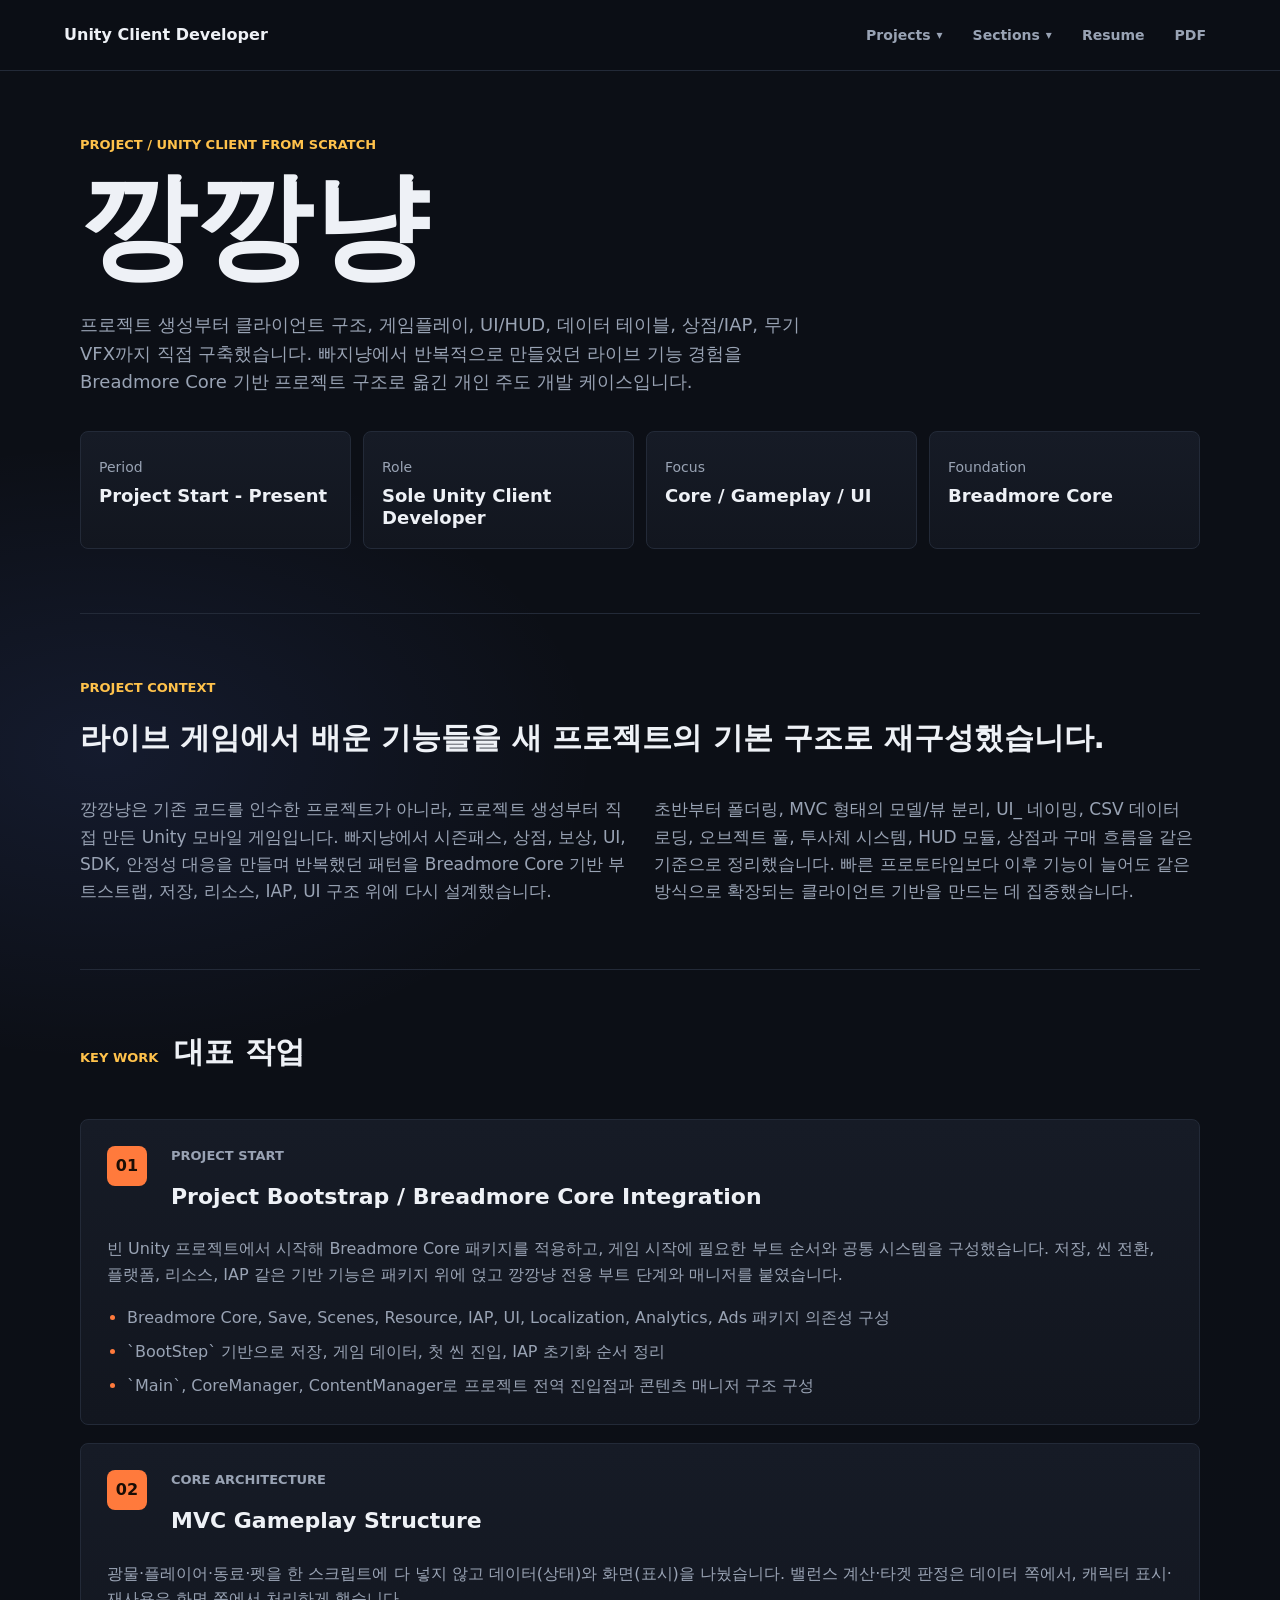
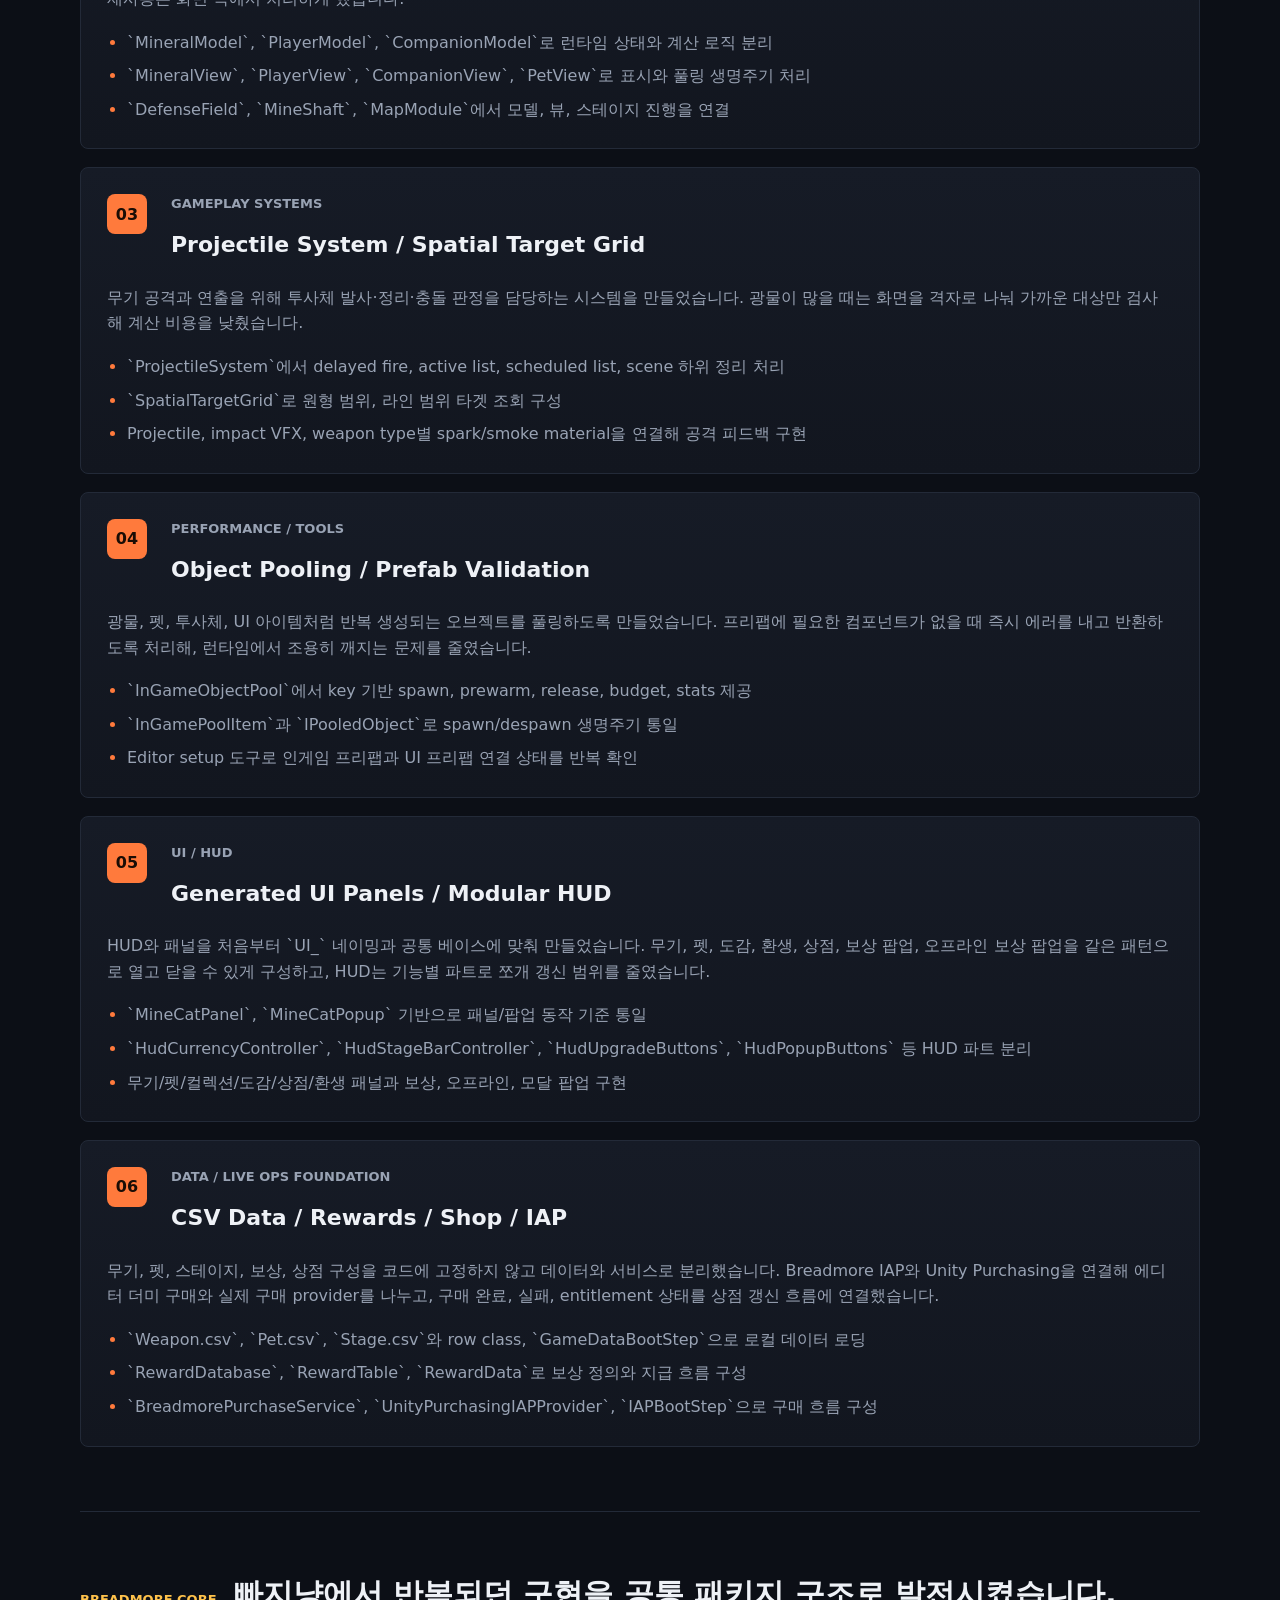
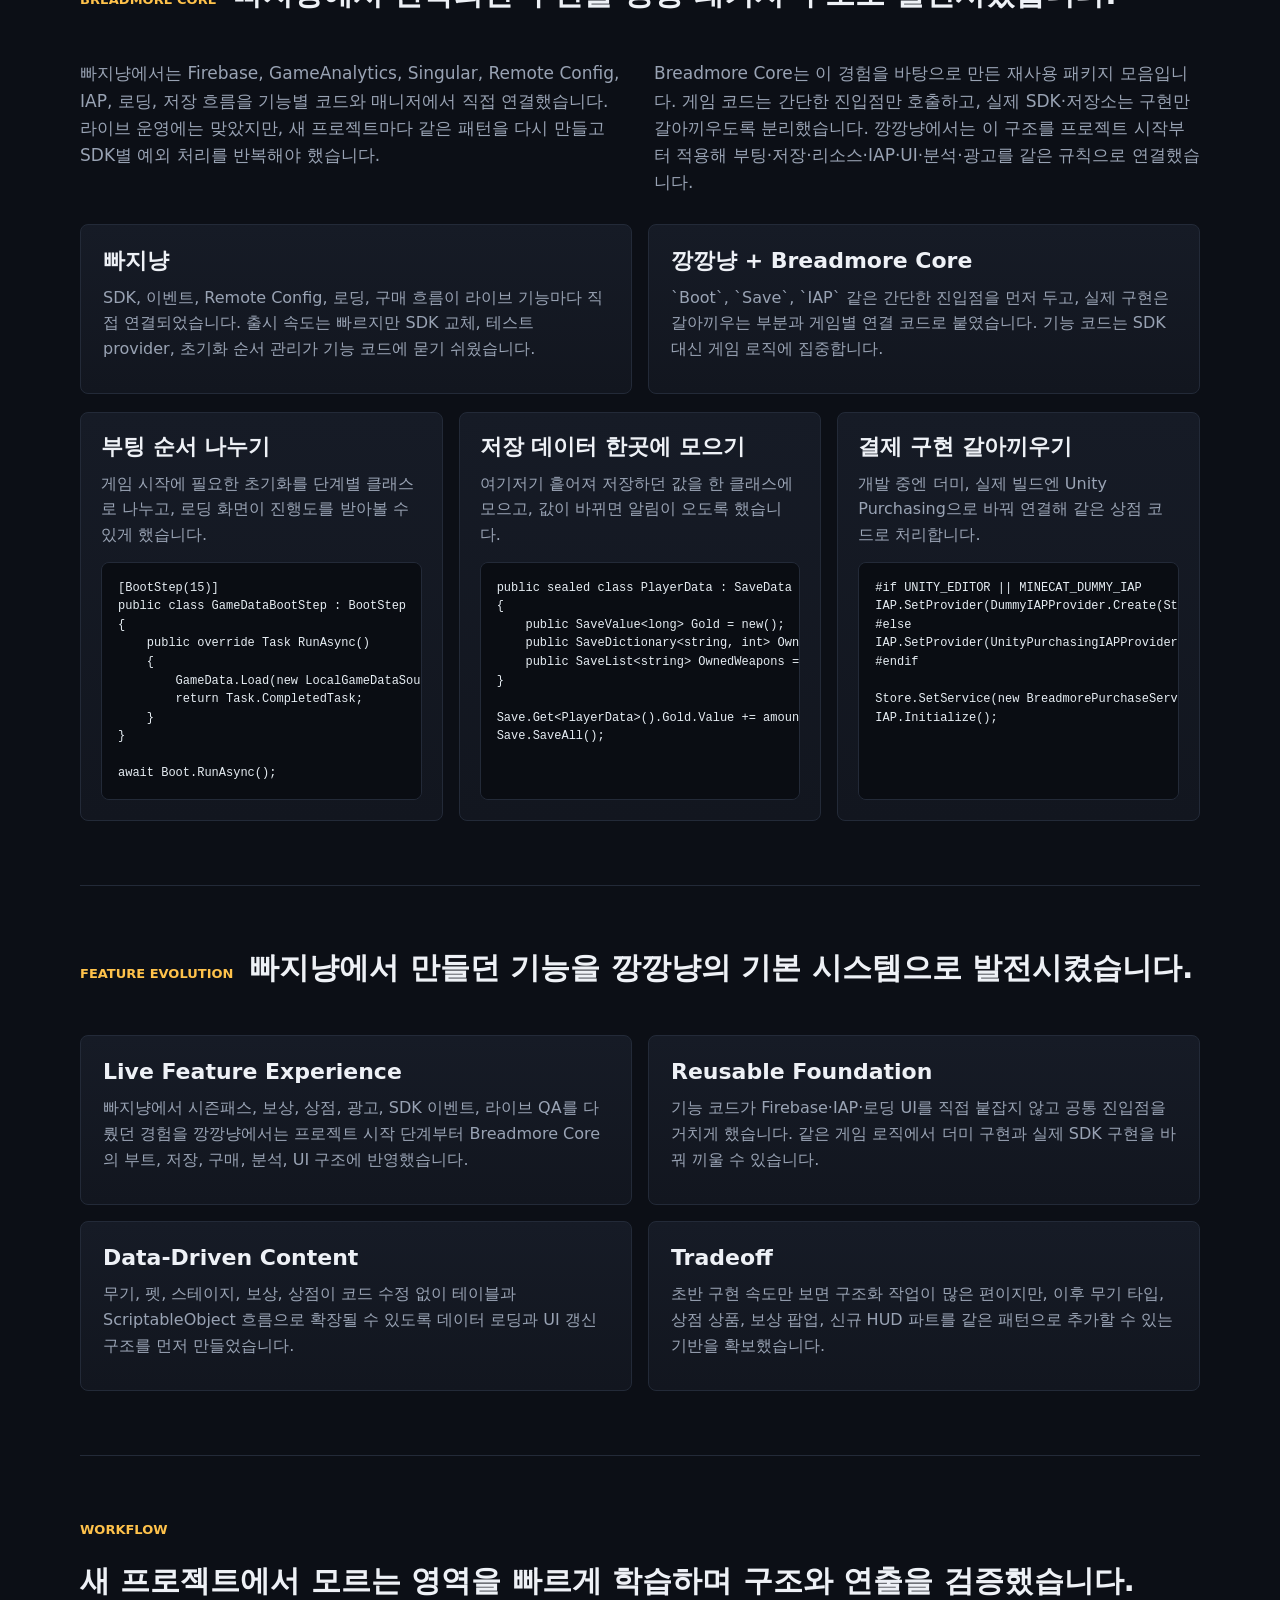
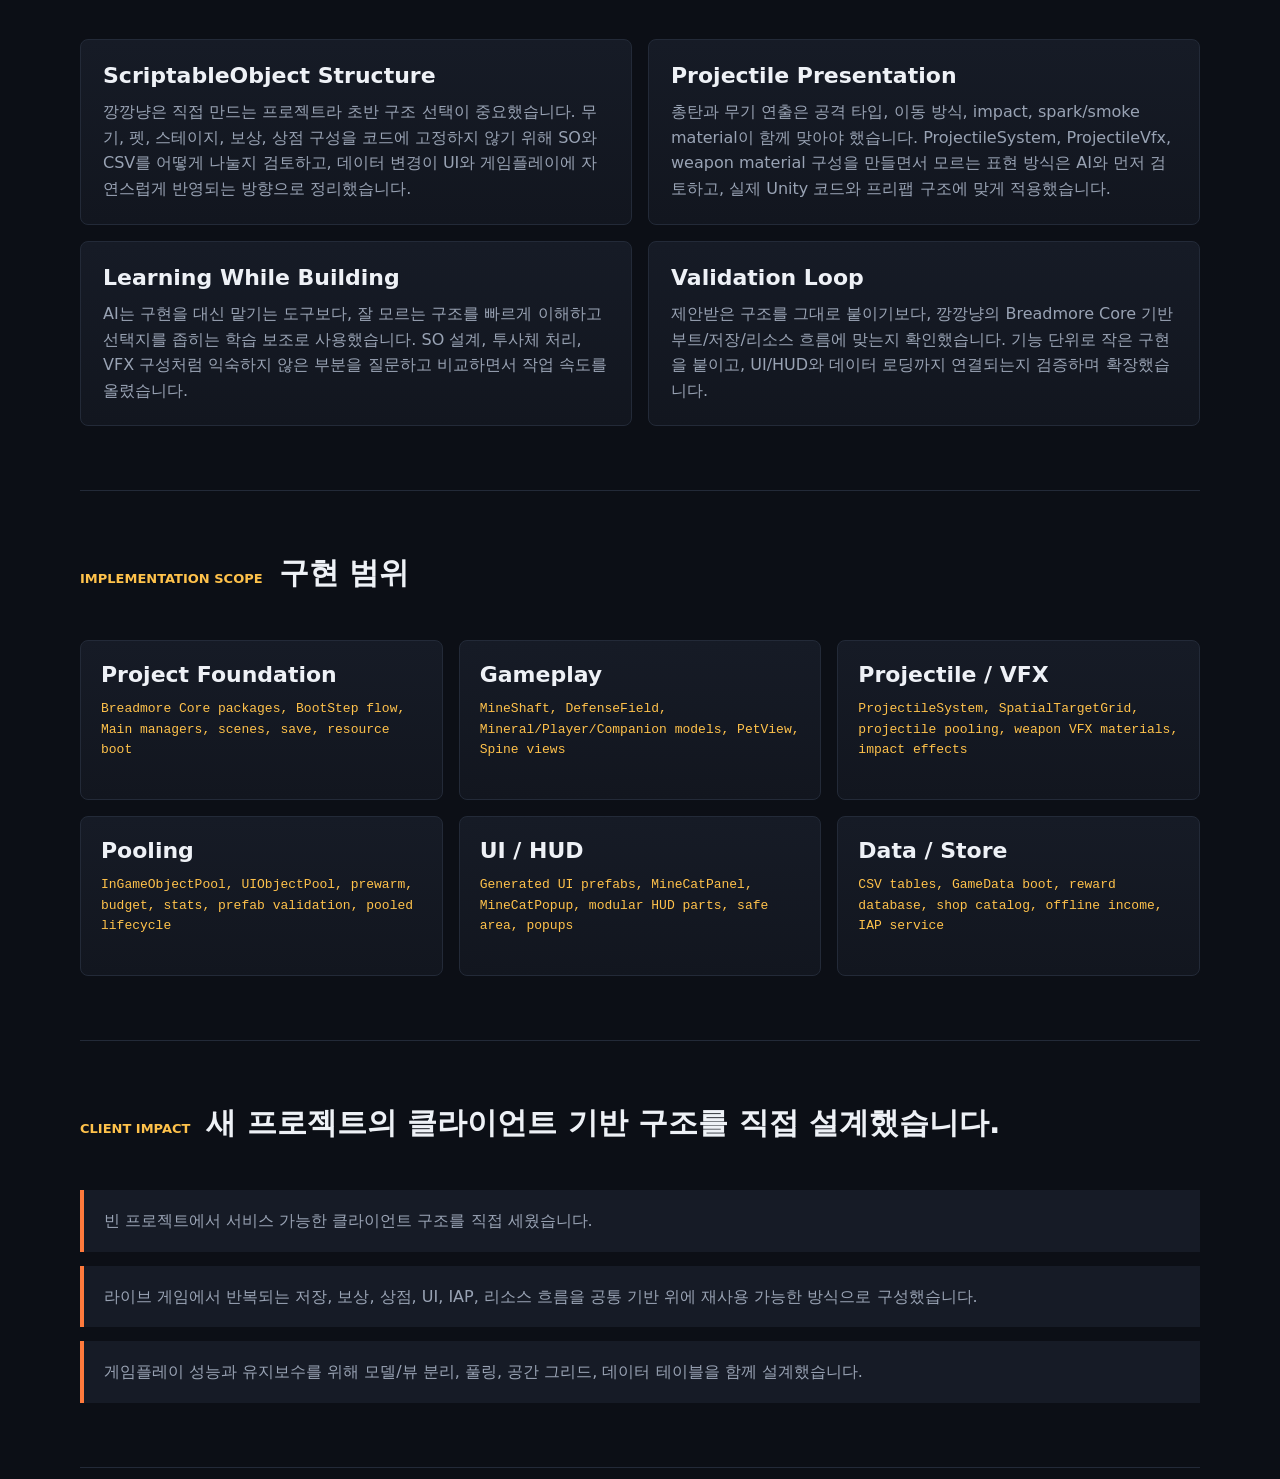
<file: projects/minecat.html>
<!doctype html>
<html lang="ko">
  <head>
    <meta charset="utf-8">
    <meta name="viewport" content="width=device-width, initial-scale=1">
    <title>깡깡냥 | Unity Client Developer Portfolio</title>
    <meta name="description" content="깡깡냥 Unity client project covering full project ownership, Breadmore Core integration, gameplay systems, UI/HUD, data tables, object pooling, projectile systems, and IAP.">
    <link rel="stylesheet" href="../styles.css">
    <link rel="stylesheet" href="../print.css" media="print">
  </head>
  <body class="home">
    <header class="topbar">
      <a class="brand" href="../index.html">Unity Client Developer</a>
      <nav aria-label="Portfolio navigation">
        <details class="nav-menu">
          <summary>Projects</summary>
          <div class="nav-dropdown">
            <a href="../index.html#projects">Projects</a>
            <a href="cataway.html">빠지냥</a>
            <a href="toycommando.html">장난EZ렁</a>
            <a href="minecat.html">깡깡냥</a>
          </div>
        </details>
        <details class="nav-menu">
          <summary>Sections</summary>
          <div class="nav-dropdown">
            <a href="#work">Work</a>
            <a href="#core">Core</a>
            <a href="#evolution">Evolution</a>
            <a href="#workflow">Workflow</a>
            <a href="#scope">Scope</a>
          </div>
        </details>
        <a href="../resume.html">Resume</a>
        <a href="../portfolio-print.html">PDF</a>
      </nav>
    </header>

    <main>
      <section class="case-hero">
        <p class="eyebrow">Project / Unity Client from Scratch</p>
        <h1>깡깡냥</h1>
        <p class="lead">
          프로젝트 생성부터 클라이언트 구조, 게임플레이, UI/HUD, 데이터 테이블, 상점/IAP,
          무기 VFX까지 직접 구축했습니다. 빠지냥에서 반복적으로 만들었던 라이브 기능 경험을
          Breadmore Core 기반 프로젝트 구조로 옮긴 개인 주도 개발 케이스입니다.
        </p>
        <div class="case-meta">
          <div>
            <span class="label">Period</span>
            <strong>Project Start - Present</strong>
          </div>
          <div>
            <span class="label">Role</span>
            <strong>Sole Unity Client Developer</strong>
          </div>
          <div>
            <span class="label">Focus</span>
            <strong>Core / Gameplay / UI</strong>
          </div>
          <div>
            <span class="label">Foundation</span>
            <strong>Breadmore Core</strong>
          </div>
        </div>
      </section>

      <section class="case-section">
        <div class="section-heading">
          <p class="eyebrow">Project Context</p>
          <h2>라이브 게임에서 배운 기능들을 새 프로젝트의 기본 구조로 재구성했습니다.</h2>
        </div>
        <div class="split-copy">
          <p>
            깡깡냥은 기존 코드를 인수한 프로젝트가 아니라, 프로젝트 생성부터 직접 만든 Unity 모바일 게임입니다.
            빠지냥에서 시즌패스, 상점, 보상, UI, SDK, 안정성 대응을 만들며 반복했던 패턴을
            Breadmore Core 기반 부트스트랩, 저장, 리소스, IAP, UI 구조 위에 다시 설계했습니다.
          </p>
          <p>
            초반부터 폴더링, MVC 형태의 모델/뷰 분리, UI_ 네이밍, CSV 데이터 로딩, 오브젝트 풀,
            투사체 시스템, HUD 모듈, 상점과 구매 흐름을 같은 기준으로 정리했습니다. 빠른 프로토타입보다
            이후 기능이 늘어도 같은 방식으로 확장되는 클라이언트 기반을 만드는 데 집중했습니다.
          </p>
        </div>
      </section>

      <section id="work" class="case-section">
        <div class="section-heading">
          <p class="eyebrow">Key Work</p>
          <h2>대표 작업</h2>
        </div>

        <div class="case-stack">
          <article class="case-block">
            <div class="case-block-heading">
              <span>01</span>
              <div>
                <p class="project-period">Project Start</p>
                <h3>Project Bootstrap / Breadmore Core Integration</h3>
              </div>
            </div>
            <p>
              빈 Unity 프로젝트에서 시작해 Breadmore Core 패키지를 적용하고, 게임 시작에 필요한
              부트 순서와 공통 시스템을 구성했습니다. 저장, 씬 전환, 플랫폼, 리소스, IAP 같은
              기반 기능은 패키지 위에 얹고 깡깡냥 전용 부트 단계와 매니저를 붙였습니다.
            </p>
            <ul>
              <li>Breadmore Core, Save, Scenes, Resource, IAP, UI, Localization, Analytics, Ads 패키지 의존성 구성</li>
              <li>`BootStep` 기반으로 저장, 게임 데이터, 첫 씬 진입, IAP 초기화 순서 정리</li>
              <li>`Main`, CoreManager, ContentManager로 프로젝트 전역 진입점과 콘텐츠 매니저 구조 구성</li>
            </ul>
          </article>

          <article class="case-block">
            <div class="case-block-heading">
              <span>02</span>
              <div>
                <p class="project-period">Core Architecture</p>
                <h3>MVC Gameplay Structure</h3>
              </div>
            </div>
            <p>
              광물·플레이어·동료·펫을 한 스크립트에 다 넣지 않고 데이터(상태)와 화면(표시)을 나눴습니다.
              밸런스 계산·타겟 판정은 데이터 쪽에서, 캐릭터 표시·재사용은 화면 쪽에서 처리하게 했습니다.
            </p>
            <ul>
              <li>`MineralModel`, `PlayerModel`, `CompanionModel`로 런타임 상태와 계산 로직 분리</li>
              <li>`MineralView`, `PlayerView`, `CompanionView`, `PetView`로 표시와 풀링 생명주기 처리</li>
              <li>`DefenseField`, `MineShaft`, `MapModule`에서 모델, 뷰, 스테이지 진행을 연결</li>
            </ul>
          </article>

          <article class="case-block">
            <div class="case-block-heading">
              <span>03</span>
              <div>
                <p class="project-period">Gameplay Systems</p>
                <h3>Projectile System / Spatial Target Grid</h3>
              </div>
            </div>
            <p>
              무기 공격과 연출을 위해 투사체 발사·정리·충돌 판정을 담당하는 시스템을 만들었습니다.
              광물이 많을 때는 화면을 격자로 나눠 가까운 대상만 검사해 계산 비용을 낮췄습니다.
            </p>
            <ul>
              <li>`ProjectileSystem`에서 delayed fire, active list, scheduled list, scene 하위 정리 처리</li>
              <li>`SpatialTargetGrid`로 원형 범위, 라인 범위 타겟 조회 구성</li>
              <li>Projectile, impact VFX, weapon type별 spark/smoke material을 연결해 공격 피드백 구현</li>
            </ul>
          </article>

          <article class="case-block">
            <div class="case-block-heading">
              <span>04</span>
              <div>
                <p class="project-period">Performance / Tools</p>
                <h3>Object Pooling / Prefab Validation</h3>
              </div>
            </div>
            <p>
              광물, 펫, 투사체, UI 아이템처럼 반복 생성되는 오브젝트를 풀링하도록 만들었습니다.
              프리팹에 필요한 컴포넌트가 없을 때 즉시 에러를 내고 반환하도록 처리해, 런타임에서 조용히
              깨지는 문제를 줄였습니다.
            </p>
            <ul>
              <li>`InGameObjectPool`에서 key 기반 spawn, prewarm, release, budget, stats 제공</li>
              <li>`InGamePoolItem`과 `IPooledObject`로 spawn/despawn 생명주기 통일</li>
              <li>Editor setup 도구로 인게임 프리팹과 UI 프리팹 연결 상태를 반복 확인</li>
            </ul>
          </article>

          <article class="case-block">
            <div class="case-block-heading">
              <span>05</span>
              <div>
                <p class="project-period">UI / HUD</p>
                <h3>Generated UI Panels / Modular HUD</h3>
              </div>
            </div>
            <p>
              HUD와 패널을 처음부터 `UI_` 네이밍과 공통 베이스에 맞춰 만들었습니다. 무기, 펫, 도감,
              환생, 상점, 보상 팝업, 오프라인 보상 팝업을 같은 패턴으로 열고 닫을 수 있게 구성하고,
              HUD는 기능별 파트로 쪼개 갱신 범위를 줄였습니다.
            </p>
            <ul>
              <li>`MineCatPanel`, `MineCatPopup` 기반으로 패널/팝업 동작 기준 통일</li>
              <li>`HudCurrencyController`, `HudStageBarController`, `HudUpgradeButtons`, `HudPopupButtons` 등 HUD 파트 분리</li>
              <li>무기/펫/컬렉션/도감/상점/환생 패널과 보상, 오프라인, 모달 팝업 구현</li>
            </ul>
          </article>

          <article class="case-block">
            <div class="case-block-heading">
              <span>06</span>
              <div>
                <p class="project-period">Data / Live Ops Foundation</p>
                <h3>CSV Data / Rewards / Shop / IAP</h3>
              </div>
            </div>
            <p>
              무기, 펫, 스테이지, 보상, 상점 구성을 코드에 고정하지 않고 데이터와 서비스로 분리했습니다.
              Breadmore IAP와 Unity Purchasing을 연결해 에디터 더미 구매와 실제 구매 provider를 나누고,
              구매 완료, 실패, entitlement 상태를 상점 갱신 흐름에 연결했습니다.
            </p>
            <ul>
              <li>`Weapon.csv`, `Pet.csv`, `Stage.csv`와 row class, `GameDataBootStep`으로 로컬 데이터 로딩</li>
              <li>`RewardDatabase`, `RewardTable`, `RewardData`로 보상 정의와 지급 흐름 구성</li>
              <li>`BreadmorePurchaseService`, `UnityPurchasingIAPProvider`, `IAPBootStep`으로 구매 흐름 구성</li>
            </ul>
          </article>
        </div>
      </section>

      <section id="core" class="case-section">
        <div class="section-heading">
          <p class="eyebrow">Breadmore Core</p>
          <h2>빠지냥에서 반복되던 구현을 공통 패키지 구조로 발전시켰습니다.</h2>
        </div>
        <div class="split-copy">
          <p>
            빠지냥에서는 Firebase, GameAnalytics, Singular, Remote Config, IAP, 로딩,
            저장 흐름을 기능별 코드와 매니저에서 직접 연결했습니다. 라이브 운영에는 맞았지만,
            새 프로젝트마다 같은 패턴을 다시 만들고 SDK별 예외 처리를 반복해야 했습니다.
          </p>
          <p>
            Breadmore Core는 이 경험을 바탕으로 만든 재사용 패키지 모음입니다. 게임 코드는 간단한 진입점만 호출하고,
            실제 SDK·저장소는 구현만 갈아끼우도록 분리했습니다. 깡깡냥에서는 이 구조를 프로젝트 시작부터 적용해
            부팅·저장·리소스·IAP·UI·분석·광고를 같은 규칙으로 연결했습니다.
          </p>
        </div>

        <div class="case-grid core-grid">
          <article>
            <h3>빠지냥</h3>
            <p>
              SDK, 이벤트, Remote Config, 로딩, 구매 흐름이 라이브 기능마다 직접 연결되었습니다.
              출시 속도는 빠르지만 SDK 교체, 테스트 provider, 초기화 순서 관리가 기능 코드에 묻기 쉬웠습니다.
            </p>
          </article>
          <article>
            <h3>깡깡냥 + Breadmore Core</h3>
            <p>
              `Boot`, `Save`, `IAP` 같은 간단한 진입점을 먼저 두고, 실제 구현은 갈아끼우는 부분과
              게임별 연결 코드로 붙였습니다. 기능 코드는 SDK 대신 게임 로직에 집중합니다.
            </p>
          </article>
        </div>

        <div class="code-showcase">
          <article>
            <h3>부팅 순서 나누기</h3>
            <p>게임 시작에 필요한 초기화를 단계별 클래스로 나누고, 로딩 화면이 진행도를 받아볼 수 있게 했습니다.</p>
            <pre><code>[BootStep(15)]
public class GameDataBootStep : BootStep
{
    public override Task RunAsync()
    {
        GameData.Load(new LocalGameDataSource());
        return Task.CompletedTask;
    }
}

await Boot.RunAsync();</code></pre>
          </article>

          <article>
            <h3>저장 데이터 한곳에 모으기</h3>
            <p>여기저기 흩어져 저장하던 값을 한 클래스에 모으고, 값이 바뀌면 알림이 오도록 했습니다.</p>
            <pre><code>public sealed class PlayerData : SaveData
{
    public SaveValue&lt;long&gt; Gold = new();
    public SaveDictionary&lt;string, int&gt; OwnedProducts = new();
    public SaveList&lt;string&gt; OwnedWeapons = new();
}

Save.Get&lt;PlayerData&gt;().Gold.Value += amount;
Save.SaveAll();</code></pre>
          </article>

          <article>
            <h3>결제 구현 갈아끼우기</h3>
            <p>개발 중엔 더미, 실제 빌드엔 Unity Purchasing으로 바꿔 연결해 같은 상점 코드로 처리합니다.</p>
            <pre><code>#if UNITY_EDITOR || MINECAT_DUMMY_IAP
IAP.SetProvider(DummyIAPProvider.Create(Store.IapProducts()));
#else
IAP.SetProvider(UnityPurchasingIAPProvider.Create(Store.IapProducts()));
#endif

Store.SetService(new BreadmorePurchaseService());
IAP.Initialize();</code></pre>
          </article>
        </div>
      </section>

      <section id="evolution" class="case-section">
        <div class="section-heading">
          <p class="eyebrow">Feature Evolution</p>
          <h2>빠지냥에서 만들던 기능을 깡깡냥의 기본 시스템으로 발전시켰습니다.</h2>
        </div>
        <div class="case-grid">
          <article>
            <h3>Live Feature Experience</h3>
            <p>
              빠지냥에서 시즌패스, 보상, 상점, 광고, SDK 이벤트, 라이브 QA를 다뤘던 경험을
              깡깡냥에서는 프로젝트 시작 단계부터 Breadmore Core의 부트, 저장, 구매, 분석, UI 구조에 반영했습니다.
            </p>
          </article>
          <article>
            <h3>Reusable Foundation</h3>
            <p>
              기능 코드가 Firebase·IAP·로딩 UI를 직접 붙잡지 않고 공통 진입점을 거치게 했습니다.
              같은 게임 로직에서 더미 구현과 실제 SDK 구현을 바꿔 끼울 수 있습니다.
            </p>
          </article>
          <article>
            <h3>Data-Driven Content</h3>
            <p>
              무기, 펫, 스테이지, 보상, 상점이 코드 수정 없이 테이블과 ScriptableObject 흐름으로 확장될 수 있도록
              데이터 로딩과 UI 갱신 구조를 먼저 만들었습니다.
            </p>
          </article>
          <article>
            <h3>Tradeoff</h3>
            <p>
              초반 구현 속도만 보면 구조화 작업이 많은 편이지만, 이후 무기 타입, 상점 상품, 보상 팝업,
              신규 HUD 파트를 같은 패턴으로 추가할 수 있는 기반을 확보했습니다.
            </p>
          </article>
        </div>
      </section>

      <section id="workflow" class="case-section">
        <div class="section-heading">
          <p class="eyebrow">Workflow</p>
          <h2>새 프로젝트에서 모르는 영역을 빠르게 학습하며 구조와 연출을 검증했습니다.</h2>
        </div>
        <div class="case-grid">
          <article>
            <h3>ScriptableObject Structure</h3>
            <p>
              깡깡냥은 직접 만드는 프로젝트라 초반 구조 선택이 중요했습니다. 무기, 펫, 스테이지,
              보상, 상점 구성을 코드에 고정하지 않기 위해 SO와 CSV를 어떻게 나눌지 검토하고,
              데이터 변경이 UI와 게임플레이에 자연스럽게 반영되는 방향으로 정리했습니다.
            </p>
          </article>
          <article>
            <h3>Projectile Presentation</h3>
            <p>
              총탄과 무기 연출은 공격 타입, 이동 방식, impact, spark/smoke material이 함께 맞아야 했습니다.
              ProjectileSystem, ProjectileVfx, weapon material 구성을 만들면서 모르는 표현 방식은 AI와 먼저 검토하고,
              실제 Unity 코드와 프리팹 구조에 맞게 적용했습니다.
            </p>
          </article>
          <article>
            <h3>Learning While Building</h3>
            <p>
              AI는 구현을 대신 맡기는 도구보다, 잘 모르는 구조를 빠르게 이해하고 선택지를 좁히는 학습 보조로 사용했습니다.
              SO 설계, 투사체 처리, VFX 구성처럼 익숙하지 않은 부분을 질문하고 비교하면서 작업 속도를 올렸습니다.
            </p>
          </article>
          <article>
            <h3>Validation Loop</h3>
            <p>
              제안받은 구조를 그대로 붙이기보다, 깡깡냥의 Breadmore Core 기반 부트/저장/리소스 흐름에 맞는지 확인했습니다.
              기능 단위로 작은 구현을 붙이고, UI/HUD와 데이터 로딩까지 연결되는지 검증하며 확장했습니다.
            </p>
          </article>
        </div>
      </section>

      <section id="scope" class="case-section">
        <div class="section-heading">
          <p class="eyebrow">Implementation Scope</p>
          <h2>구현 범위</h2>
        </div>
        <div class="evidence-grid">
          <article>
            <h3>Project Foundation</h3>
            <p>Breadmore Core packages, BootStep flow, Main managers, scenes, save, resource boot</p>
          </article>
          <article>
            <h3>Gameplay</h3>
            <p>MineShaft, DefenseField, Mineral/Player/Companion models, PetView, Spine views</p>
          </article>
          <article>
            <h3>Projectile / VFX</h3>
            <p>ProjectileSystem, SpatialTargetGrid, projectile pooling, weapon VFX materials, impact effects</p>
          </article>
          <article>
            <h3>Pooling</h3>
            <p>InGameObjectPool, UIObjectPool, prewarm, budget, stats, prefab validation, pooled lifecycle</p>
          </article>
          <article>
            <h3>UI / HUD</h3>
            <p>Generated UI prefabs, MineCatPanel, MineCatPopup, modular HUD parts, safe area, popups</p>
          </article>
          <article>
            <h3>Data / Store</h3>
            <p>CSV tables, GameData boot, reward database, shop catalog, offline income, IAP service</p>
          </article>
        </div>
      </section>

      <section class="case-section">
        <div class="section-heading">
          <p class="eyebrow">Client Impact</p>
          <h2>새 프로젝트의 클라이언트 기반 구조를 직접 설계했습니다.</h2>
        </div>
        <div class="impact-list">
          <p>빈 프로젝트에서 서비스 가능한 클라이언트 구조를 직접 세웠습니다.</p>
          <p>라이브 게임에서 반복되는 저장, 보상, 상점, UI, IAP, 리소스 흐름을 공통 기반 위에 재사용 가능한 방식으로 구성했습니다.</p>
          <p>게임플레이 성능과 유지보수를 위해 모델/뷰 분리, 풀링, 공간 그리드, 데이터 테이블을 함께 설계했습니다.</p>
        </div>
      </section>
    </main>
    <script src="../nav.js"></script>
  </body>
</html>
</file>
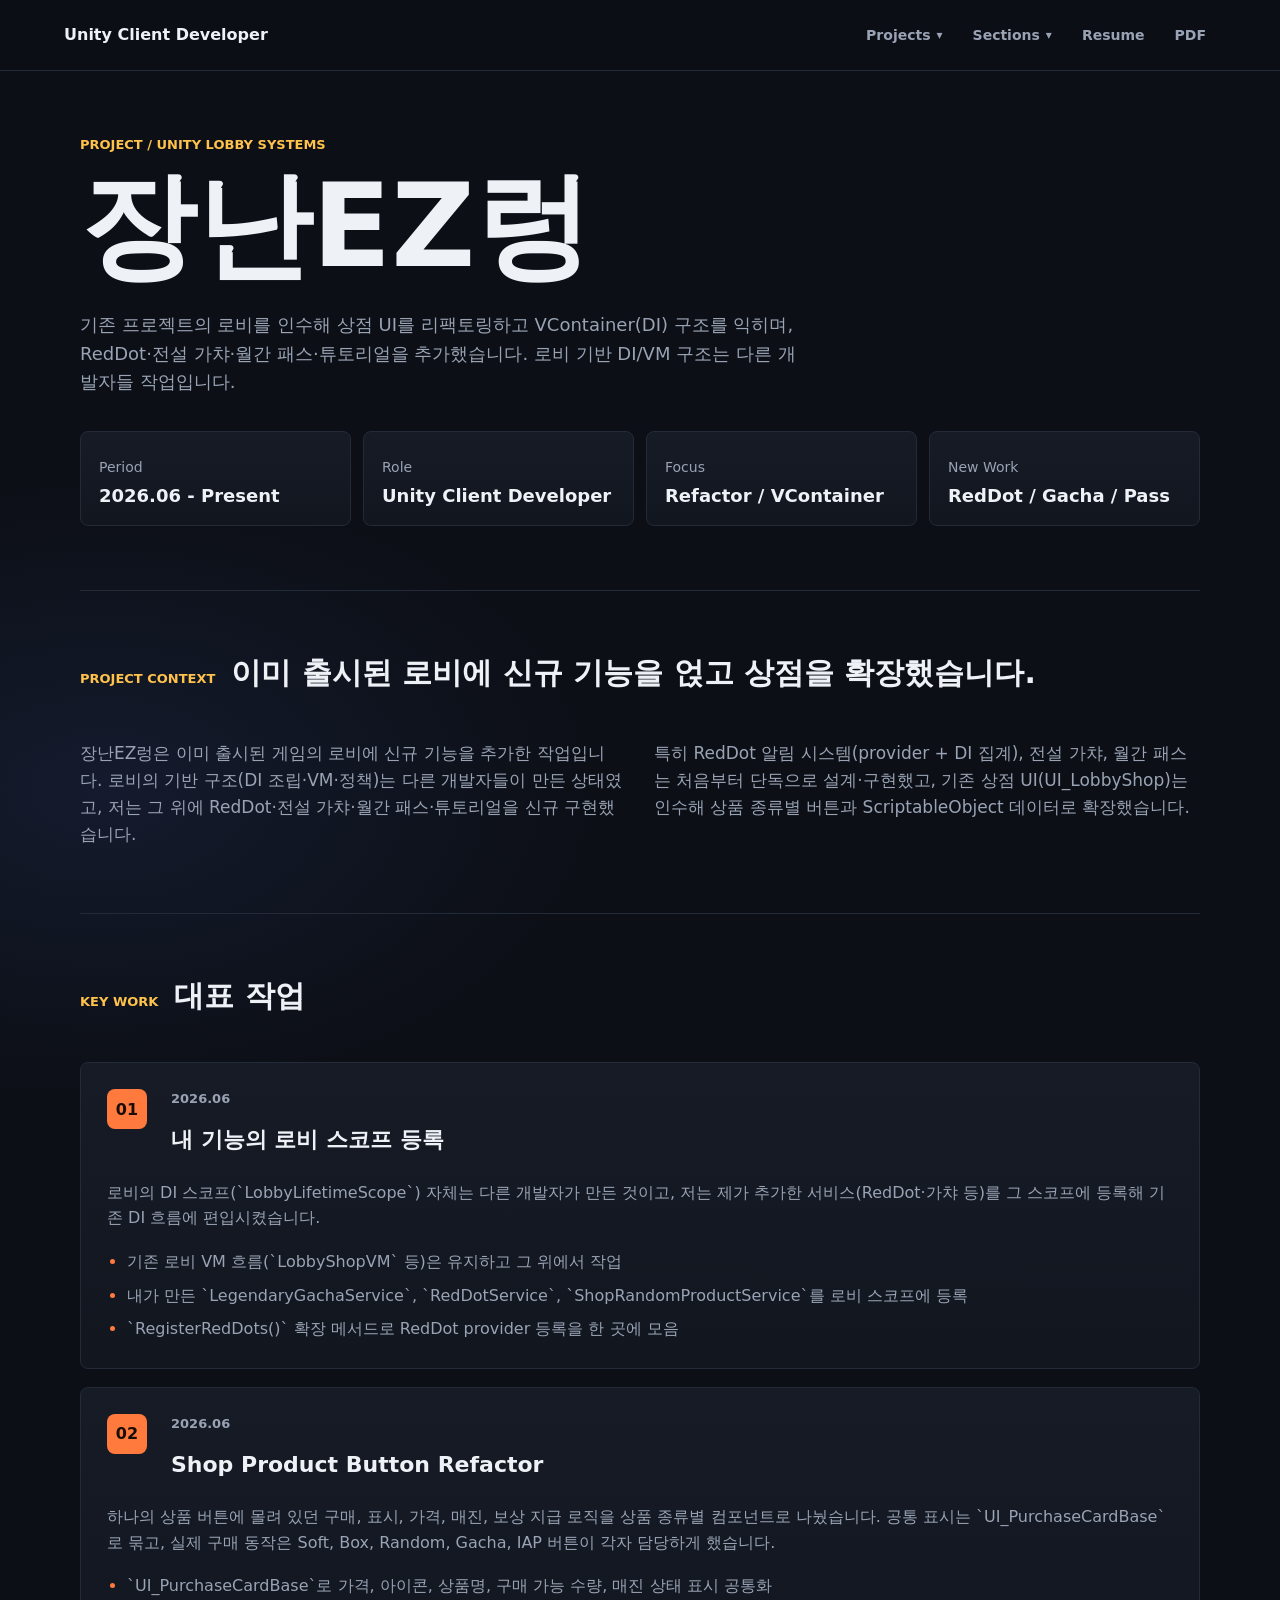
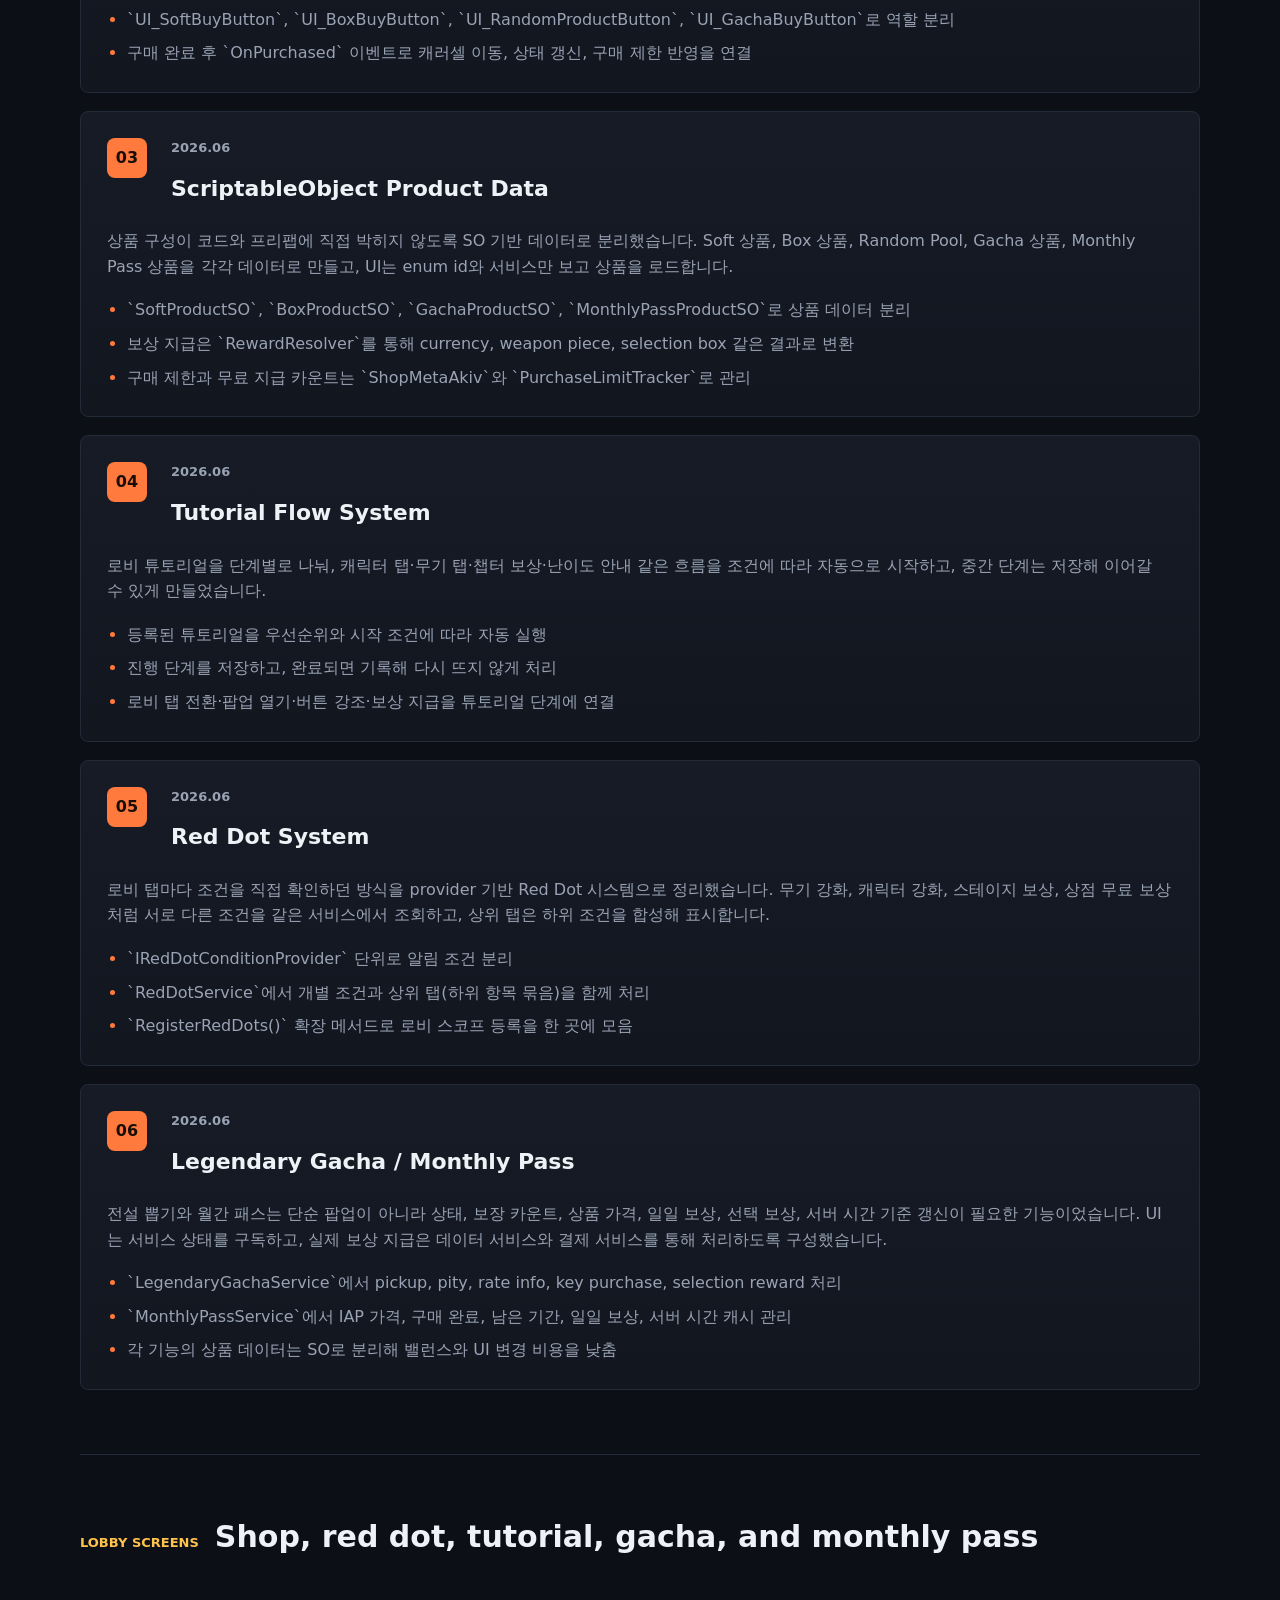
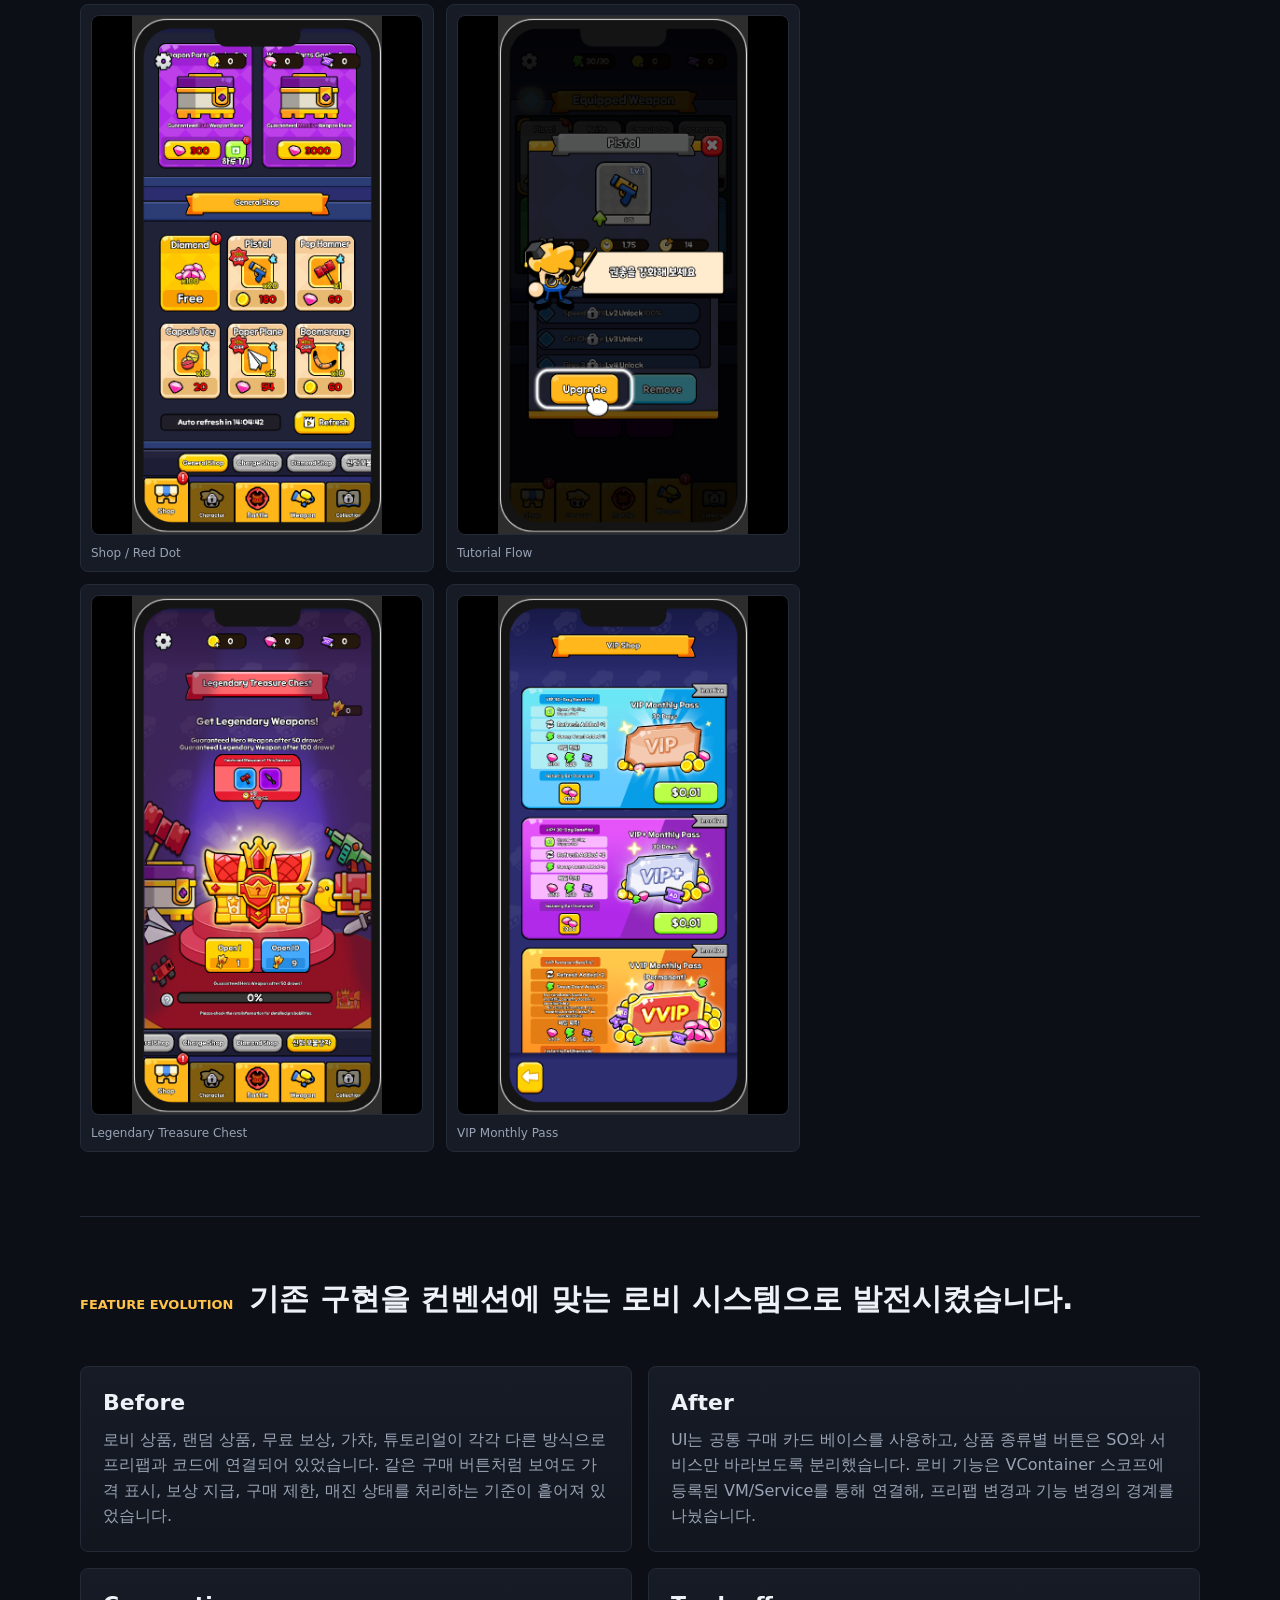
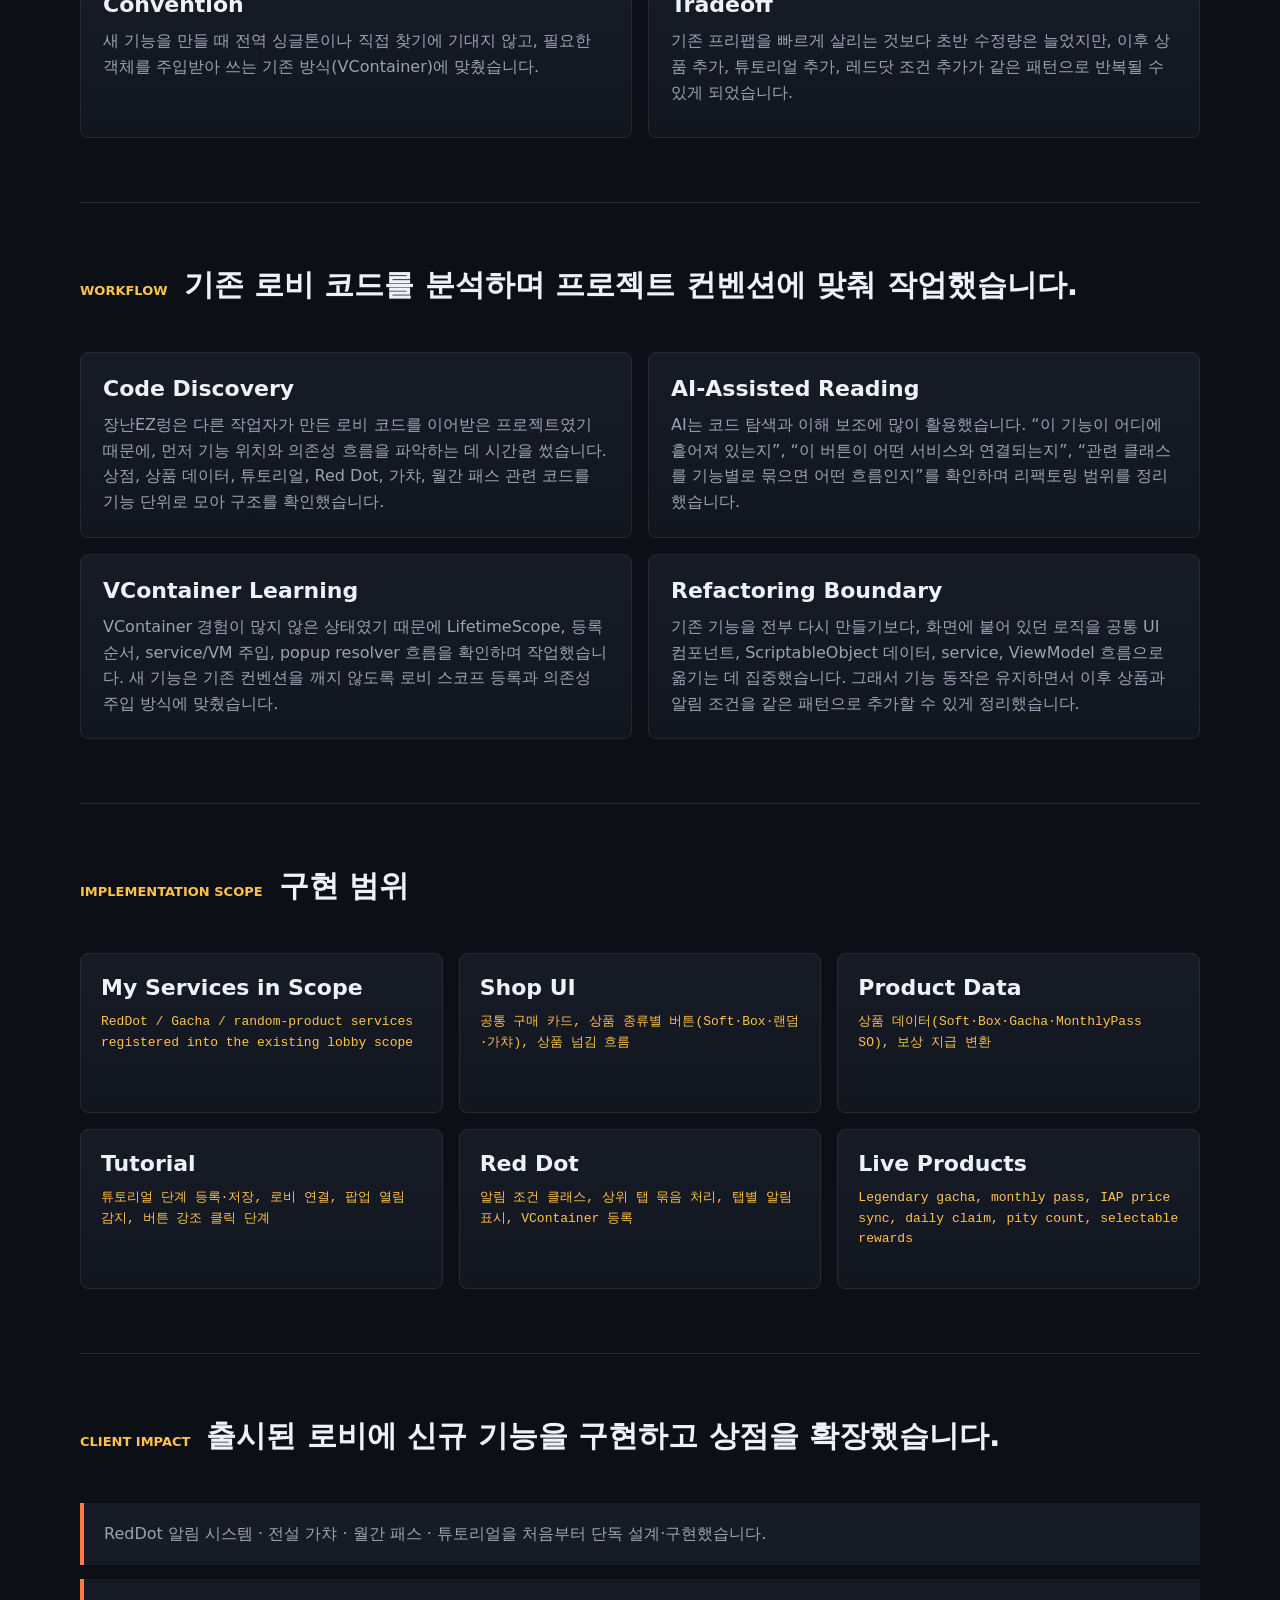
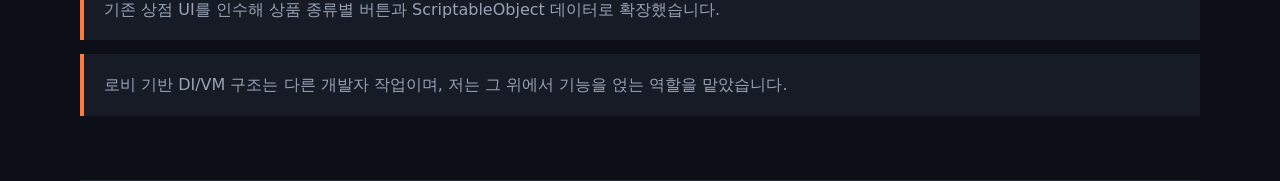
<file: projects/toycommando.html>
<!doctype html>
<html lang="ko">
  <head>
    <meta charset="utf-8">
    <meta name="viewport" content="width=device-width, initial-scale=1">
    <title>장난EZ렁 | Unity Client Developer Portfolio</title>
    <meta name="description" content="장난EZ렁 Unity client project covering lobby refactoring, VContainer conventions, shop product UI, ScriptableObject data, tutorial flow, red dot system, and legendary gacha.">
    <link rel="stylesheet" href="../styles.css">
    <link rel="stylesheet" href="../print.css" media="print">
  </head>
  <body class="home">
    <header class="topbar">
      <a class="brand" href="../index.html">Unity Client Developer</a>
      <nav aria-label="Portfolio navigation">
        <details class="nav-menu">
          <summary>Projects</summary>
          <div class="nav-dropdown">
            <a href="../index.html#projects">Projects</a>
            <a href="cataway.html">빠지냥</a>
            <a href="toycommando.html">장난EZ렁</a>
            <a href="minecat.html">깡깡냥</a>
          </div>
        </details>
        <details class="nav-menu">
          <summary>Sections</summary>
          <div class="nav-dropdown">
            <a href="#work">Work</a>
            <a href="#media">Media</a>
            <a href="#evolution">Evolution</a>
            <a href="#workflow">Workflow</a>
            <a href="#scope">Scope</a>
          </div>
        </details>
        <a href="../resume.html">Resume</a>
        <a href="../portfolio-print.html">PDF</a>
      </nav>
    </header>

    <main>
      <section class="case-hero">
        <p class="eyebrow">Project / Unity Lobby Systems</p>
        <h1>장난EZ렁</h1>
        <p class="lead">
          기존 프로젝트의 로비를 인수해 상점 UI를 리팩토링하고 VContainer(DI) 구조를 익히며,
          RedDot·전설 가챠·월간 패스·튜토리얼을 추가했습니다. 로비 기반 DI/VM 구조는 다른 개발자들 작업입니다.
        </p>
        <div class="case-meta">
          <div>
            <span class="label">Period</span>
            <strong>2026.06 - Present</strong>
          </div>
          <div>
            <span class="label">Role</span>
            <strong>Unity Client Developer</strong>
          </div>
          <div>
            <span class="label">Focus</span>
            <strong>Refactor / VContainer</strong>
          </div>
          <div>
            <span class="label">New Work</span>
            <strong>RedDot / Gacha / Pass</strong>
          </div>
        </div>
      </section>

      <section class="case-section">
        <div class="section-heading">
          <p class="eyebrow">Project Context</p>
          <h2>이미 출시된 로비에 신규 기능을 얹고 상점을 확장했습니다.</h2>
        </div>
        <div class="split-copy">
          <p>
            장난EZ렁은 이미 출시된 게임의 로비에 신규 기능을 추가한 작업입니다.
            로비의 기반 구조(DI 조립·VM·정책)는 다른 개발자들이 만든 상태였고,
            저는 그 위에 RedDot·전설 가챠·월간 패스·튜토리얼을 신규 구현했습니다.
          </p>
          <p>
            특히 RedDot 알림 시스템(provider + DI 집계), 전설 가챠, 월간 패스는 처음부터 단독으로 설계·구현했고,
            기존 상점 UI(UI_LobbyShop)는 인수해 상품 종류별 버튼과 ScriptableObject 데이터로 확장했습니다.
          </p>
        </div>
      </section>

      <section id="work" class="case-section">
        <div class="section-heading">
          <p class="eyebrow">Key Work</p>
          <h2>대표 작업</h2>
        </div>

        <div class="case-stack">
          <article class="case-block">
            <div class="case-block-heading">
              <span>01</span>
              <div>
                <p class="project-period">2026.06</p>
                <h3>내 기능의 로비 스코프 등록</h3>
              </div>
            </div>
            <p>
              로비의 DI 스코프(`LobbyLifetimeScope`) 자체는 다른 개발자가 만든 것이고,
              저는 제가 추가한 서비스(RedDot·가챠 등)를 그 스코프에 등록해 기존 DI 흐름에 편입시켰습니다.
            </p>
            <ul>
              <li>기존 로비 VM 흐름(`LobbyShopVM` 등)은 유지하고 그 위에서 작업</li>
              <li>내가 만든 `LegendaryGachaService`, `RedDotService`, `ShopRandomProductService`를 로비 스코프에 등록</li>
              <li>`RegisterRedDots()` 확장 메서드로 RedDot provider 등록을 한 곳에 모음</li>
            </ul>
          </article>

          <article class="case-block">
            <div class="case-block-heading">
              <span>02</span>
              <div>
                <p class="project-period">2026.06</p>
                <h3>Shop Product Button Refactor</h3>
              </div>
            </div>
            <p>
              하나의 상품 버튼에 몰려 있던 구매, 표시, 가격, 매진, 보상 지급 로직을 상품 종류별 컴포넌트로
              나눴습니다. 공통 표시는 `UI_PurchaseCardBase`로 묶고, 실제 구매 동작은 Soft, Box,
              Random, Gacha, IAP 버튼이 각자 담당하게 했습니다.
            </p>
            <ul>
              <li>`UI_PurchaseCardBase`로 가격, 아이콘, 상품명, 구매 가능 수량, 매진 상태 표시 공통화</li>
              <li>`UI_SoftBuyButton`, `UI_BoxBuyButton`, `UI_RandomProductButton`, `UI_GachaBuyButton`로 역할 분리</li>
              <li>구매 완료 후 `OnPurchased` 이벤트로 캐러셀 이동, 상태 갱신, 구매 제한 반영을 연결</li>
            </ul>
          </article>

          <article class="case-block">
            <div class="case-block-heading">
              <span>03</span>
              <div>
                <p class="project-period">2026.06</p>
                <h3>ScriptableObject Product Data</h3>
              </div>
            </div>
            <p>
              상품 구성이 코드와 프리팹에 직접 박히지 않도록 SO 기반 데이터로 분리했습니다.
              Soft 상품, Box 상품, Random Pool, Gacha 상품, Monthly Pass 상품을 각각 데이터로 만들고,
              UI는 enum id와 서비스만 보고 상품을 로드합니다.
            </p>
            <ul>
              <li>`SoftProductSO`, `BoxProductSO`, `GachaProductSO`, `MonthlyPassProductSO`로 상품 데이터 분리</li>
              <li>보상 지급은 `RewardResolver`를 통해 currency, weapon piece, selection box 같은 결과로 변환</li>
              <li>구매 제한과 무료 지급 카운트는 `ShopMetaAkiv`와 `PurchaseLimitTracker`로 관리</li>
            </ul>
          </article>

          <article class="case-block">
            <div class="case-block-heading">
              <span>04</span>
              <div>
                <p class="project-period">2026.06</p>
                <h3>Tutorial Flow System</h3>
              </div>
            </div>
            <p>
              로비 튜토리얼을 단계별로 나눠, 캐릭터 탭·무기 탭·챕터 보상·난이도 안내 같은 흐름을
              조건에 따라 자동으로 시작하고, 중간 단계는 저장해 이어갈 수 있게 만들었습니다.
            </p>
            <ul>
              <li>등록된 튜토리얼을 우선순위와 시작 조건에 따라 자동 실행</li>
              <li>진행 단계를 저장하고, 완료되면 기록해 다시 뜨지 않게 처리</li>
              <li>로비 탭 전환·팝업 열기·버튼 강조·보상 지급을 튜토리얼 단계에 연결</li>
            </ul>
          </article>

          <article class="case-block">
            <div class="case-block-heading">
              <span>05</span>
              <div>
                <p class="project-period">2026.06</p>
                <h3>Red Dot System</h3>
              </div>
            </div>
            <p>
              로비 탭마다 조건을 직접 확인하던 방식을 provider 기반 Red Dot 시스템으로 정리했습니다.
              무기 강화, 캐릭터 강화, 스테이지 보상, 상점 무료 보상처럼 서로 다른 조건을 같은 서비스에서
              조회하고, 상위 탭은 하위 조건을 합성해 표시합니다.
            </p>
            <ul>
              <li>`IRedDotConditionProvider` 단위로 알림 조건 분리</li>
              <li>`RedDotService`에서 개별 조건과 상위 탭(하위 항목 묶음)을 함께 처리</li>
              <li>`RegisterRedDots()` 확장 메서드로 로비 스코프 등록을 한 곳에 모음</li>
            </ul>
          </article>

          <article class="case-block">
            <div class="case-block-heading">
              <span>06</span>
              <div>
                <p class="project-period">2026.06</p>
                <h3>Legendary Gacha / Monthly Pass</h3>
              </div>
            </div>
            <p>
              전설 뽑기와 월간 패스는 단순 팝업이 아니라 상태, 보장 카운트, 상품 가격, 일일 보상,
              선택 보상, 서버 시간 기준 갱신이 필요한 기능이었습니다. UI는 서비스 상태를 구독하고,
              실제 보상 지급은 데이터 서비스와 결제 서비스를 통해 처리하도록 구성했습니다.
            </p>
            <ul>
              <li>`LegendaryGachaService`에서 pickup, pity, rate info, key purchase, selection reward 처리</li>
              <li>`MonthlyPassService`에서 IAP 가격, 구매 완료, 남은 기간, 일일 보상, 서버 시간 캐시 관리</li>
              <li>각 기능의 상품 데이터는 SO로 분리해 밸런스와 UI 변경 비용을 낮춤</li>
            </ul>
          </article>
        </div>
      </section>

      <section id="media" class="case-section">
        <div class="section-heading">
          <p class="eyebrow">Lobby Screens</p>
          <h2>Shop, red dot, tutorial, gacha, and monthly pass</h2>
        </div>
        <div class="media-grid media-grid-large">
          <figure>
            <img src="../assets/screenshots/toycommando/shop-red-dot.png" alt="장난EZ렁 shop product screen with red dot notification">
            <figcaption>Shop / Red Dot</figcaption>
          </figure>
          <figure>
            <img src="../assets/screenshots/toycommando/tutorial-upgrade.png" alt="장난EZ렁 tutorial overlay guiding weapon upgrade">
            <figcaption>Tutorial Flow</figcaption>
          </figure>
          <figure>
            <img src="../assets/screenshots/toycommando/legendary-treasure-chest.png" alt="장난EZ렁 Legendary Treasure Chest gacha screen">
            <figcaption>Legendary Treasure Chest</figcaption>
          </figure>
          <figure>
            <img src="../assets/screenshots/toycommando/vip-monthly-pass.png" alt="장난EZ렁 VIP Monthly Pass shop screen">
            <figcaption>VIP Monthly Pass</figcaption>
          </figure>
        </div>
      </section>

      <section id="evolution" class="case-section">
        <div class="section-heading">
          <p class="eyebrow">Feature Evolution</p>
          <h2>기존 구현을 컨벤션에 맞는 로비 시스템으로 발전시켰습니다.</h2>
        </div>
        <div class="case-grid">
          <article>
            <h3>Before</h3>
            <p>
              로비 상품, 랜덤 상품, 무료 보상, 가챠, 튜토리얼이 각각 다른 방식으로 프리팹과 코드에 연결되어 있었습니다.
              같은 구매 버튼처럼 보여도 가격 표시, 보상 지급, 구매 제한, 매진 상태를 처리하는 기준이 흩어져 있었습니다.
            </p>
          </article>
          <article>
            <h3>After</h3>
            <p>
              UI는 공통 구매 카드 베이스를 사용하고, 상품 종류별 버튼은 SO와 서비스만 바라보도록 분리했습니다.
              로비 기능은 VContainer 스코프에 등록된 VM/Service를 통해 연결해, 프리팹 변경과 기능 변경의 경계를 나눴습니다.
            </p>
          </article>
          <article>
            <h3>Convention</h3>
            <p>
              새 기능을 만들 때 전역 싱글톤이나 직접 찾기에 기대지 않고,
              필요한 객체를 주입받아 쓰는 기존 방식(VContainer)에 맞췄습니다.
            </p>
          </article>
          <article>
            <h3>Tradeoff</h3>
            <p>
              기존 프리팹을 빠르게 살리는 것보다 초반 수정량은 늘었지만, 이후 상품 추가, 튜토리얼 추가,
              레드닷 조건 추가가 같은 패턴으로 반복될 수 있게 되었습니다.
            </p>
          </article>
        </div>
      </section>

      <section id="workflow" class="case-section">
        <div class="section-heading">
          <p class="eyebrow">Workflow</p>
          <h2>기존 로비 코드를 분석하며 프로젝트 컨벤션에 맞춰 작업했습니다.</h2>
        </div>
        <div class="case-grid">
          <article>
            <h3>Code Discovery</h3>
            <p>
              장난EZ렁은 다른 작업자가 만든 로비 코드를 이어받은 프로젝트였기 때문에,
              먼저 기능 위치와 의존성 흐름을 파악하는 데 시간을 썼습니다. 상점, 상품 데이터,
              튜토리얼, Red Dot, 가챠, 월간 패스 관련 코드를 기능 단위로 모아 구조를 확인했습니다.
            </p>
          </article>
          <article>
            <h3>AI-Assisted Reading</h3>
            <p>
              AI는 코드 탐색과 이해 보조에 많이 활용했습니다. “이 기능이 어디에 흩어져 있는지”,
              “이 버튼이 어떤 서비스와 연결되는지”, “관련 클래스를 기능별로 묶으면 어떤 흐름인지”를
              확인하며 리팩토링 범위를 정리했습니다.
            </p>
          </article>
          <article>
            <h3>VContainer Learning</h3>
            <p>
              VContainer 경험이 많지 않은 상태였기 때문에 LifetimeScope, 등록 순서, service/VM 주입,
              popup resolver 흐름을 확인하며 작업했습니다. 새 기능은 기존 컨벤션을 깨지 않도록
              로비 스코프 등록과 의존성 주입 방식에 맞췄습니다.
            </p>
          </article>
          <article>
            <h3>Refactoring Boundary</h3>
            <p>
              기존 기능을 전부 다시 만들기보다, 화면에 붙어 있던 로직을 공통 UI 컴포넌트,
              ScriptableObject 데이터, service, ViewModel 흐름으로 옮기는 데 집중했습니다.
              그래서 기능 동작은 유지하면서 이후 상품과 알림 조건을 같은 패턴으로 추가할 수 있게 정리했습니다.
            </p>
          </article>
        </div>
      </section>

      <section id="scope" class="case-section">
        <div class="section-heading">
          <p class="eyebrow">Implementation Scope</p>
          <h2>구현 범위</h2>
        </div>
        <div class="evidence-grid">
          <article>
            <h3>My Services in Scope</h3>
            <p>RedDot / Gacha / random-product services registered into the existing lobby scope</p>
          </article>
          <article>
            <h3>Shop UI</h3>
            <p>공통 구매 카드, 상품 종류별 버튼(Soft·Box·랜덤·가챠), 상품 넘김 흐름</p>
          </article>
          <article>
            <h3>Product Data</h3>
            <p>상품 데이터(Soft·Box·Gacha·MonthlyPass SO), 보상 지급 변환</p>
          </article>
          <article>
            <h3>Tutorial</h3>
            <p>튜토리얼 단계 등록·저장, 로비 연결, 팝업 열림 감지, 버튼 강조 클릭 단계</p>
          </article>
          <article>
            <h3>Red Dot</h3>
            <p>알림 조건 클래스, 상위 탭 묶음 처리, 탭별 알림 표시, VContainer 등록</p>
          </article>
          <article>
            <h3>Live Products</h3>
            <p>Legendary gacha, monthly pass, IAP price sync, daily claim, pity count, selectable rewards</p>
          </article>
        </div>
      </section>

      <section class="case-section">
        <div class="section-heading">
          <p class="eyebrow">Client Impact</p>
          <h2>출시된 로비에 신규 기능을 구현하고 상점을 확장했습니다.</h2>
        </div>
        <div class="impact-list">
          <p>RedDot 알림 시스템 · 전설 가챠 · 월간 패스 · 튜토리얼을 처음부터 단독 설계·구현했습니다.</p>
          <p>기존 상점 UI를 인수해 상품 종류별 버튼과 ScriptableObject 데이터로 확장했습니다.</p>
          <p>로비 기반 DI/VM 구조는 다른 개발자 작업이며, 저는 그 위에서 기능을 얹는 역할을 맡았습니다.</p>
        </div>
      </section>
    </main>
    <script src="../nav.js"></script>
  </body>
</html>
</file>
<file: styles.css>
:root {
  color-scheme: light;
  --ink: #1d2630;
  --muted: #5d6875;
  --line: #dbe2ea;
  --paper: #f7f8fb;
  --surface: #ffffff;
  --accent: #0f766e;
  --accent-dark: #0b5f59;
  --gold: #b7791f;
  --blue: #275d8c;
}

* {
  box-sizing: border-box;
}

html {
  scroll-behavior: smooth;
}

body {
  margin: 0;
  font-family: Inter, ui-sans-serif, system-ui, -apple-system, BlinkMacSystemFont, "Segoe UI", sans-serif;
  color: var(--ink);
  background: var(--paper);
  line-height: 1.6;
}

a {
  color: inherit;
  text-decoration: none;
}

.topbar {
  position: sticky;
  top: 0;
  z-index: 10;
  display: flex;
  align-items: center;
  justify-content: space-between;
  gap: 24px;
  padding: 16px clamp(20px, 5vw, 64px);
  background: rgba(247, 248, 251, 0.92);
  border-bottom: 1px solid var(--line);
  backdrop-filter: blur(12px);
}

.brand {
  font-weight: 800;
}

nav {
  display: flex;
  flex-wrap: wrap;
  justify-content: flex-end;
  gap: 10px;
  color: var(--muted);
  font-size: 14px;
}

nav > a,
.nav-menu > summary {
  min-height: 36px;
  padding: 8px 10px;
  border-radius: 8px;
  font-weight: 800;
}

nav > a:hover,
.nav-menu[open] > summary,
.nav-menu > summary:hover {
  background: var(--surface);
  color: var(--ink);
}

.nav-menu {
  position: relative;
}

.nav-menu > summary {
  display: flex;
  align-items: center;
  gap: 6px;
  cursor: pointer;
  list-style: none;
}

.nav-menu > summary::-webkit-details-marker {
  display: none;
}

.nav-menu > summary::after {
  content: "▾";
  color: var(--muted);
  font-size: 12px;
}

.nav-menu[open] > summary::after {
  transform: rotate(180deg);
}

.nav-dropdown {
  position: absolute;
  top: calc(100% + 8px);
  right: 0;
  z-index: 20;
  display: grid;
  min-width: 190px;
  padding: 8px;
  border: 1px solid var(--line);
  border-radius: 8px;
  background: var(--surface);
  box-shadow: 0 18px 40px rgba(29, 38, 48, 0.14);
}

.nav-dropdown a {
  padding: 9px 10px;
  border-radius: 6px;
  color: var(--muted);
  font-weight: 800;
  white-space: nowrap;
}

.nav-dropdown a:hover {
  color: var(--ink);
  background: var(--paper);
}

main {
  width: min(1120px, calc(100% - 40px));
  margin: 0 auto;
}

.home-hero {
  min-height: 68vh;
}

.hero {
  display: grid;
  grid-template-columns: minmax(0, 1.25fr) minmax(280px, 0.75fr);
  gap: 40px;
  align-items: center;
  min-height: 74vh;
  padding: 72px 0 52px;
}

.eyebrow,
.project-period {
  margin: 0 0 10px;
  color: var(--accent);
  font-size: 13px;
  font-weight: 800;
  letter-spacing: 0;
  text-transform: uppercase;
}

h1,
h2,
h3,
p {
  overflow-wrap: anywhere;
}

h1 {
  max-width: 840px;
  margin: 0;
  font-size: clamp(42px, 8vw, 82px);
  line-height: 1.04;
  letter-spacing: 0;
}

.home-title {
  max-width: 760px;
  font-size: clamp(44px, 6vw, 72px);
  line-height: 1.08;
}

h2 {
  margin: 0;
  font-size: 34px;
  line-height: 1.2;
  letter-spacing: 0;
}

h3 {
  margin: 0 0 10px;
  font-size: 22px;
  line-height: 1.25;
  letter-spacing: 0;
}

.lead {
  max-width: 720px;
  margin: 24px 0 0;
  color: var(--muted);
  font-size: 19px;
}

.hero-actions {
  display: flex;
  flex-wrap: wrap;
  gap: 12px;
  margin-top: 32px;
}

.contact-strip {
  display: flex;
  flex-wrap: wrap;
  gap: 10px;
  margin-top: 22px;
  color: var(--muted);
  font-weight: 800;
}

.contact-strip > * {
  padding: 8px 12px;
  border: 1px solid var(--line);
  border-radius: 999px;
  background: var(--surface);
}

.button {
  display: inline-flex;
  align-items: center;
  justify-content: center;
  min-height: 46px;
  padding: 0 18px;
  border: 1px solid var(--line);
  border-radius: 8px;
  background: var(--surface);
  font-weight: 800;
}

.button.primary {
  color: #fff;
  background: var(--accent);
  border-color: var(--accent);
}

.inline-actions {
  display: flex;
  flex-wrap: wrap;
  gap: 10px;
  margin-top: 24px;
}

.hero-panel {
  display: grid;
  gap: 12px;
}

.hero-panel > div {
  padding: 22px;
  border: 1px solid var(--line);
  border-radius: 8px;
  background: var(--surface);
}

.metric {
  display: block;
  color: var(--accent-dark);
  font-size: 28px;
  font-weight: 900;
  line-height: 1.15;
}

.label {
  display: block;
  margin-top: 6px;
  color: var(--muted);
  font-size: 14px;
}

section {
  padding: 56px 0;
}

.summary,
.contact {
  border-top: 1px solid var(--line);
}

.contact-grid {
  display: grid;
  grid-template-columns: repeat(3, minmax(0, 1fr));
  gap: 14px;
  margin-top: 22px;
}

.contact-grid > div {
  min-width: 0;
  padding: 18px;
  border: 1px solid var(--line);
  border-radius: 8px;
  background: var(--surface);
}

.contact-grid strong,
.contact-grid a,
.contact-grid span:not(.label) {
  display: block;
  margin-top: 6px;
  font-size: 15px;
  font-weight: 900;
  line-height: 1.35;
  overflow-wrap: anywhere;
  word-break: break-word;
}

.timeline-grid {
  display: grid;
  grid-template-columns: repeat(4, minmax(0, 1fr));
  gap: 16px;
  margin-top: 22px;
}

.timeline-grid article {
  min-height: 190px;
  padding: 20px;
  border: 1px solid var(--line);
  border-radius: 8px;
  background: var(--surface);
}

.timeline-grid p:not(.project-period) {
  margin: 0;
  color: var(--muted);
}

.pill-grid {
  display: flex;
  flex-wrap: wrap;
  gap: 10px;
  margin-top: 22px;
}

.pill-grid span {
  padding: 8px 12px;
  border: 1px solid var(--line);
  border-radius: 999px;
  background: var(--surface);
  color: var(--muted);
  font-weight: 700;
  font-size: 14px;
}

.section-heading {
  margin-bottom: 28px;
}

.featured-project {
  border-top: 2px solid var(--accent);
}

.compact-project {
  grid-template-columns: 1fr;
}

.project-card {
  display: grid;
  grid-template-columns: minmax(280px, 0.85fr) minmax(0, 1.15fr);
  gap: 28px;
  align-items: stretch;
  padding: 24px 0;
  border-top: 1px solid var(--line);
}

.project-media {
  min-height: 280px;
  border-radius: 8px;
  overflow: hidden;
  background: #d9e4ec;
}

.project-media.placeholder {
  display: grid;
  place-items: center;
  border: 1px dashed #9fb0c0;
  color: var(--muted);
  text-align: center;
  padding: 24px;
  font-weight: 800;
}

.project-body {
  padding: 4px 0;
}

.project-body p {
  margin: 0 0 16px;
  color: var(--muted);
}

.case-hero {
  padding: 76px 0 42px;
  border-bottom: 1px solid var(--line);
}

.case-hero h1 {
  font-size: clamp(58px, 10vw, 116px);
}

.case-meta {
  display: grid;
  grid-template-columns: repeat(4, minmax(0, 1fr));
  gap: 12px;
  margin-top: 34px;
}

.case-meta > div {
  padding: 18px;
  border: 1px solid var(--line);
  border-radius: 8px;
  background: var(--surface);
}

.case-meta strong {
  display: block;
  margin-top: 6px;
  font-size: 18px;
  line-height: 1.25;
}

.case-section {
  border-bottom: 1px solid var(--line);
}

.split-copy {
  display: grid;
  grid-template-columns: repeat(2, minmax(0, 1fr));
  gap: 28px;
}

.split-copy p {
  margin: 0;
  color: var(--muted);
  font-size: 17px;
}

.case-stack {
  display: grid;
  gap: 18px;
}

.case-block {
  padding: 26px;
  border: 1px solid var(--line);
  border-radius: 8px;
  background: var(--surface);
}

.case-block-heading {
  display: grid;
  grid-template-columns: 48px minmax(0, 1fr);
  gap: 16px;
  align-items: start;
  margin-bottom: 16px;
}

.case-block-heading > span {
  display: grid;
  place-items: center;
  width: 40px;
  height: 40px;
  border-radius: 8px;
  color: #fff;
  background: var(--accent);
  font-weight: 900;
}

.case-block p {
  margin: 0 0 16px;
  color: var(--muted);
}

.evidence-grid {
  display: grid;
  grid-template-columns: repeat(3, minmax(0, 1fr));
  gap: 16px;
}

.evidence-grid article {
  min-height: 160px;
  padding: 20px;
  border: 1px solid var(--line);
  border-radius: 8px;
  background: var(--surface);
}

.evidence-grid p {
  margin: 0;
  color: var(--muted);
  font-family: ui-monospace, SFMono-Regular, Menlo, Monaco, Consolas, "Liberation Mono", monospace;
  font-size: 13px;
}

.impact-list {
  display: grid;
  gap: 14px;
}

.impact-list p {
  margin: 0;
  padding: 18px 20px;
  border-left: 4px solid var(--accent);
  background: var(--surface);
  color: var(--muted);
}

ul {
  margin: 18px 0 0;
  padding-left: 20px;
}

li + li {
  margin-top: 8px;
}

.case-grid,
.metrics-list {
  display: grid;
  grid-template-columns: repeat(2, minmax(0, 1fr));
  gap: 16px;
}

.media-grid {
  display: grid;
  grid-template-columns: repeat(6, minmax(0, 1fr));
  gap: 12px;
}

.media-grid figure {
  margin: 0;
  padding: 10px;
  border: 1px solid var(--line);
  border-radius: 8px;
  background: var(--surface);
}

.media-grid img {
  display: block;
  width: 100%;
  height: min(240px, 40vw);
  object-fit: cover;
  object-position: top center;
  border: 1px solid var(--line);
  border-radius: 8px;
  background: #111820;
}

.media-grid figcaption {
  margin-top: 10px;
  color: var(--muted);
  font-size: 12px;
  line-height: 1.35;
}

.media-grid-large {
  grid-template-columns: repeat(2, minmax(0, 1fr));
  max-width: 720px;
}

.media-grid-large img {
  height: min(520px, 72vw);
  object-fit: contain;
  background: #10131a;
}

.section-lead {
  max-width: 820px;
  margin: 14px 0 0;
  color: var(--muted);
  font-size: 17px;
}

.evidence-strip {
  display: grid;
  grid-template-columns: repeat(3, minmax(0, 1fr));
  gap: 12px;
  margin-bottom: 18px;
}

.evidence-strip > div {
  padding: 20px;
  border: 1px solid var(--line);
  border-radius: 8px;
  background: var(--surface);
}

.work-list {
  display: grid;
  grid-template-columns: repeat(2, minmax(0, 1fr));
  gap: 16px;
}

.work-list article {
  min-height: 280px;
  padding: 22px;
  border: 1px solid var(--line);
  border-radius: 8px;
  background: var(--surface);
}

.work-list p {
  margin: 0 0 16px;
  color: var(--muted);
}

.case-grid article,
.metrics-list > div {
  min-height: 170px;
  padding: 22px;
  border: 1px solid var(--line);
  border-radius: 8px;
  background: var(--surface);
}

.case-grid p,
.metrics-list p,
.contact p {
  margin: 0;
  color: var(--muted);
}

.core-grid {
  margin-top: 28px;
}

.code-showcase {
  display: grid;
  grid-template-columns: repeat(3, minmax(0, 1fr));
  gap: 16px;
  margin-top: 18px;
}

.code-showcase article {
  display: flex;
  min-width: 0;
  min-height: 100%;
  flex-direction: column;
  padding: 20px;
  border: 1px solid var(--line);
  border-radius: 8px;
  background: var(--surface);
}

.code-showcase p {
  margin: 0 0 14px;
  color: var(--muted);
}

pre {
  flex: 1;
  min-width: 0;
  max-width: 100%;
  margin: 0;
  padding: 16px;
  overflow-x: auto;
  border-radius: 8px;
  background: #15202b;
  color: #e6edf3;
  font-size: 12px;
  line-height: 1.55;
}

code {
  font-family: ui-monospace, SFMono-Regular, Menlo, Monaco, Consolas, "Liberation Mono", monospace;
}

.metrics-list h3:nth-child(1) {
  color: var(--blue);
}

.print-summary-page .topbar {
  position: static;
}

.print-main {
  max-width: 980px;
}

.print-cover {
  min-height: auto;
  padding: 72px 0 44px;
  border-bottom: 1px solid var(--line);
}

.print-cover h1 {
  font-size: clamp(58px, 10vw, 104px);
}

.resume-main {
  width: min(960px, calc(100% - 40px));
}

.resume-cover {
  padding: 64px 0 34px;
  border-bottom: 1px solid var(--line);
}

.resume-title-row {
  display: grid;
  grid-template-columns: minmax(0, 1fr) minmax(240px, 0.34fr);
  gap: 32px;
  align-items: end;
}

.resume-contact {
  display: grid;
  gap: 8px;
  color: var(--muted);
  font-size: 14px;
  font-weight: 800;
  text-align: right;
}

.resume-section {
  padding: 34px 0;
  border-bottom: 1px solid var(--line);
}

.resume-section-title {
  margin-bottom: 18px;
}

.resume-section > p {
  max-width: 880px;
  margin: 0;
  color: var(--muted);
}

.resume-entry,
.resume-project-list article,
.resume-skill-grid > div {
  padding: 18px;
  border: 1px solid var(--line);
  border-radius: 8px;
  background: var(--surface);
}

.resume-entry + .resume-entry {
  margin-top: 14px;
}

.resume-entry.compact p,
.resume-project-list p,
.resume-skill-grid p,
.resume-entry-head p {
  margin: 0;
  color: var(--muted);
}

.resume-entry-head {
  display: flex;
  justify-content: space-between;
  gap: 20px;
  align-items: flex-start;
  margin-bottom: 12px;
}

.resume-entry-head span {
  color: var(--muted);
  font-size: 14px;
  font-weight: 800;
  white-space: nowrap;
}

.resume-project-list,
.resume-skill-grid {
  display: grid;
  gap: 14px;
}

.resume-skill-grid {
  grid-template-columns: repeat(2, minmax(0, 1fr));
}

@media (max-width: 820px) {
  .topbar {
    align-items: flex-start;
    flex-direction: column;
  }

  nav {
    justify-content: flex-start;
    width: 100%;
  }

  .nav-menu {
    width: 100%;
  }

  nav > a {
    border: 1px solid var(--line);
    background: var(--surface);
  }

  .nav-menu > summary {
    width: 100%;
    justify-content: space-between;
    border: 1px solid var(--line);
    background: var(--surface);
  }

  .nav-dropdown {
    position: static;
    min-width: 0;
    margin-top: 6px;
    box-shadow: none;
  }

  .hero,
  .resume-title-row,
  .project-card,
  .case-meta,
  .split-copy,
  .evidence-strip,
  .work-list,
  .evidence-grid,
  .case-grid,
  .code-showcase,
  .contact-grid,
  .timeline-grid,
  .metrics-list {
    grid-template-columns: 1fr;
  }

  .resume-contact {
    text-align: left;
  }

  .resume-entry-head {
    flex-direction: column;
    gap: 4px;
  }

  .resume-entry-head span {
    white-space: normal;
  }

  .media-grid {
    grid-template-columns: repeat(3, minmax(0, 1fr));
  }

  .media-grid-large {
    grid-template-columns: repeat(2, minmax(0, 1fr));
  }

  .media-grid img {
    height: min(220px, 36vw);
  }

  .media-grid-large img {
    height: min(440px, 82vw);
  }

  .hero {
    min-height: auto;
    padding-top: 46px;
  }

  .project-media {
    min-height: 220px;
  }

  .case-block {
    padding: 20px;
  }
}

@media (max-width: 520px) {
  .media-grid {
    grid-template-columns: repeat(2, minmax(0, 1fr));
  }

  .media-grid img {
    height: 210px;
  }

  .media-grid-large img {
    height: 360px;
  }
}

/* ============================================================
   HOME (dark game-studio theme) — scoped to body.home only
   ============================================================ */
.home {
  --h-bg: #0c0f16;
  --h-bg2: #12161f;
  --h-panel: #161b26;
  --h-line: #232a38;
  --h-ink: #eef1f6;
  --h-muted: #99a3b4;
  --h-accent: #ff7a3c;
  --h-accent2: #ffc24b;
  color: var(--h-ink);
  background:
    radial-gradient(1100px 620px at 78% -8%, rgba(255,122,60,0.14), transparent 60%),
    radial-gradient(900px 560px at 8% 12%, rgba(96,132,255,0.10), transparent 55%),
    var(--h-bg);
}

.home .topbar {
  background: rgba(12,15,22,0.78);
  border-bottom: 1px solid var(--h-line);
}
.home .brand { color: var(--h-ink); font-size: 16px; }
.home .brand span {
  margin-left: 8px; padding: 3px 8px; border-radius: 999px;
  font-size: 11px; font-weight: 800; letter-spacing: .04em;
  color: var(--h-accent2); background: rgba(255,194,75,0.12);
}
.home nav { color: var(--h-muted); }
.home nav > a:hover,
.home .nav-menu[open] > summary,
.home .nav-menu > summary:hover { background: var(--h-panel); color: var(--h-ink); }
.home .nav-dropdown { background: var(--h-panel); border-color: var(--h-line); }
.home .nav-dropdown a { color: var(--h-muted); }
.home .nav-dropdown a:hover { background: var(--h-bg2); color: var(--h-ink); }
.home .nav-menu > summary::after,
.home .nav-menu[open] > summary::after { color: var(--h-muted); }

/* hero */
.home .hero {
  grid-template-columns: minmax(0, 1fr) minmax(300px, 0.9fr);
  gap: 48px;
  min-height: auto;
  padding: 80px 0 64px;
}
.home .eyebrow { color: var(--h-accent2); }
.home .home-title,
.home .proj-text h3,
.home .section-heading h2,
.home .contact-inner h2 {
  word-break: keep-all;
  overflow-wrap: normal;
}
.home .home-title {
  font-size: clamp(38px, 5.6vw, 64px);
  line-height: 1.08;
  letter-spacing: -0.01em;
  background: linear-gradient(180deg, #ffffff, #c7ccd8);
  -webkit-background-clip: text;
  background-clip: text;
  color: transparent;
}
.home .lead { color: var(--h-muted); font-size: 18px; }
.home .contact-strip { border: 0; padding: 0; margin-top: 20px; gap: 8px; }
.home .contact-strip > * {
  background: var(--h-panel);
  border: 1px solid var(--h-line);
  color: var(--h-muted);
  font-weight: 700; font-size: 13px;
}
.home .contact-strip a:hover { color: var(--h-ink); border-color: var(--h-accent); }

/* buttons */
.home .button {
  background: var(--h-panel);
  border: 1px solid var(--h-line);
  color: var(--h-ink);
  transition: transform .12s ease, border-color .12s ease;
}
.home .button:hover { transform: translateY(-1px); }
.home .button.primary {
  background: linear-gradient(180deg, var(--h-accent), #e85f24);
  border-color: transparent;
  color: #1a0d05;
  box-shadow: 0 8px 24px rgba(255,122,60,0.28);
}
.home .button.ghost { background: transparent; }
.home .button.ghost:hover { border-color: var(--h-accent); color: var(--h-accent2); }

/* hero phone showcase */
.home .hero-showcase {
  display: flex;
  justify-content: center;
  align-items: flex-end;
  gap: 0;
  padding: 8px 0;
}
.home .phone {
  margin: 0;
  border-radius: 22px;
  overflow: hidden;
  background: #000;
  box-shadow: 0 24px 60px rgba(0,0,0,0.55);
}
.home .phone img { display: block; width: 100%; height: auto; }
.home .hero-showcase .phone { width: 168px; }
.home .hero-showcase .center {
  z-index: 2;
  margin: 0 -22px;
  width: 190px;
  box-shadow: 0 30px 70px rgba(255,122,60,0.28), 0 20px 50px rgba(0,0,0,0.55);
}
.home .hero-showcase .tilt-l { transform: rotate(-7deg) translateY(14px); }
.home .hero-showcase .tilt-r { transform: rotate(7deg) translateY(14px); }

/* section headings */
.home section { padding: 64px 0; }
.home .summary, .home .contact, .home .skills, .home .background, .home .projects { border-top: 1px solid var(--h-line); }
.home #projects { border-top: 0; }
.home .section-heading { display: flex; align-items: baseline; flex-wrap: wrap; gap: 12px 16px; margin-bottom: 40px; }
.home .section-index {
  font-size: 13px; font-weight: 900; letter-spacing: .12em;
  color: var(--h-accent);
  border: 1px solid var(--h-line); border-radius: 8px; padding: 4px 9px;
}
.home .section-heading h2 { font-size: 30px; }
.home .section-lead { color: var(--h-muted); flex-basis: 100%; margin: 0; }

/* project bands */
.home .proj-band {
  display: grid;
  grid-template-columns: minmax(0, 0.85fr) minmax(0, 1.15fr);
  gap: 40px;
  align-items: center;
  padding: 40px 0;
  border-top: 1px solid var(--h-line);
}
.home .proj-band:first-of-type { border-top: 0; }
.home .proj-band.reverse .proj-text { order: 2; }
.home .proj-text h3 { font-size: 26px; display: flex; align-items: baseline; gap: 10px; flex-wrap: wrap; }
.home .proj-text h3 span { font-size: 14px; font-weight: 700; color: var(--h-muted); letter-spacing: .02em; }
.home .proj-role { color: var(--h-accent2); font-weight: 700; font-size: 14px; margin: 0 0 14px; }
.home .proj-text > p { color: var(--h-muted); }
.home .project-period { color: var(--h-accent); }
.home .proj-highlights { margin: 0 0 22px; padding-left: 18px; color: var(--h-muted); }
.home .proj-highlights li::marker { color: var(--h-accent); }

/* phone rail */
.home .phone-rail {
  display: flex;
  gap: 14px;
  overflow-x: auto;
  padding: 6px 4px 16px;
  scroll-snap-type: x mandatory;
  -webkit-overflow-scrolling: touch;
}
.home .phone-rail .phone {
  flex: 0 0 auto;
  width: 150px;
  border-radius: 16px;
  scroll-snap-align: start;
  transition: transform .15s ease;
}
.home .phone-rail .phone:hover { transform: translateY(-6px); }
.home .phone-rail figcaption {
  padding: 8px 4px 2px; text-align: center;
  color: var(--h-muted); font-size: 12px; font-weight: 700;
  background: transparent;
}
.home .phone-rail::-webkit-scrollbar { height: 8px; }
.home .phone-rail::-webkit-scrollbar-thumb { background: var(--h-line); border-radius: 999px; }

/* code / architecture band */
.home .arch-panel {
  padding: 26px;
  border: 1px solid var(--h-line);
  border-radius: 14px;
  background: linear-gradient(180deg, var(--h-panel), var(--h-bg2));
}
.home .arch-note { color: var(--h-muted); font-size: 13px; margin: 0 0 16px; }
.home .arch-note::before { content: "◆ "; color: var(--h-accent); }
.home .arch-tags { display: flex; flex-wrap: wrap; gap: 8px; margin-bottom: 20px; }
.home .arch-tags span {
  padding: 7px 12px; border-radius: 8px;
  background: rgba(255,122,60,0.08);
  border: 1px solid var(--h-line);
  color: var(--h-ink); font-size: 13px; font-weight: 700;
  font-family: ui-monospace, SFMono-Regular, Menlo, monospace;
}

/* skills */
.home .skill-cols { display: grid; grid-template-columns: repeat(3, minmax(0,1fr)); gap: 24px; }
.home .skill-cols h4 { margin: 0 0 14px; font-size: 15px; color: var(--h-accent2); letter-spacing: .04em; }
.home .pill-grid span {
  background: var(--h-panel);
  border: 1px solid var(--h-line);
  color: var(--h-muted);
}

/* timeline */
.home .timeline { display: grid; grid-template-columns: repeat(4, minmax(0,1fr)); gap: 16px; }
.home .timeline article {
  padding: 22px; border: 1px solid var(--h-line); border-radius: 14px;
  background: linear-gradient(180deg, var(--h-panel), var(--h-bg2));
  min-height: 190px;
}
.home .timeline h3 { font-size: 18px; }
.home .timeline p:not(.project-period) { color: var(--h-muted); margin: 0; }
.home .timeline em { color: var(--h-ink); font-style: normal; font-weight: 700; }

/* contact */
.home .contact { border-top: 1px solid var(--h-line); }
.home .contact-inner { text-align: center; max-width: 640px; margin: 0 auto; }
.home .contact-inner h2 { font-size: 32px; margin-bottom: 12px; }
.home .contact-inner > p { color: var(--h-muted); margin: 0 auto 28px; }
.home .contact-actions { display: flex; flex-wrap: wrap; gap: 12px; justify-content: center; }

@media (max-width: 900px) {
  .home .hero { grid-template-columns: 1fr; gap: 36px; padding-top: 48px; }
  .home .proj-band, .home .proj-band.reverse { grid-template-columns: 1fr; gap: 24px; }
  .home .proj-band.reverse .proj-text { order: 0; }
  .home .skill-cols { grid-template-columns: 1fr; }
  .home .timeline { grid-template-columns: repeat(2, minmax(0,1fr)); }
}
@media (max-width: 520px) {
  .home .timeline { grid-template-columns: 1fr; }
  .home .hero-showcase .phone { width: 140px; }
  .home .hero-showcase .center { width: 158px; }
}

/* home phone-rail edge fade (scroll affordance) */
.home .phone-rail {
  -webkit-mask-image: linear-gradient(90deg, #000 0, #000 92%, transparent 100%);
  mask-image: linear-gradient(90deg, #000 0, #000 92%, transparent 100%);
}
@media (max-width: 900px) {
  .home .phone-rail { -webkit-mask-image: none; mask-image: none; }
}

/* ============================================================
   HOME dark theme — case-study / detail page components
   ============================================================ */
.home .case-hero { border-bottom: 1px solid var(--h-line); }
.home .case-hero .lead { color: var(--h-muted); }
.home .case-meta > div,
.home .case-block,
.home .case-grid article,
.home .metrics-list > div,
.home .evidence-grid article,
.home .work-list article,
.home .code-showcase article,
.home .evidence-strip > div {
  background: linear-gradient(180deg, var(--h-panel), var(--h-bg2));
  border: 1px solid var(--h-line);
}
.home .case-section { border-bottom: 1px solid var(--h-line); }
.home .split-copy p,
.home .case-block p,
.home .case-grid p,
.home .metrics-list p,
.home .work-list p,
.home .code-showcase p,
.home .section-lead,
.home .case-meta strong,
.home .case-block h3,
.home .case-grid h3,
.home .metrics-list h3,
.home .evidence-grid h3 { color: var(--h-muted); }
.home .case-meta strong,
.home .case-block h3,
.home .case-grid h3,
.home .evidence-grid h3,
.home .work-list h3 { color: var(--h-ink); }
.home .metrics-list h3:nth-child(1) { color: var(--h-accent2); }
.home .case-block-heading > span {
  background: var(--h-accent);
  color: #1a0d05;
}
.home .case-block li::marker,
.home .case-block ul li::marker { color: var(--h-accent); }
.home .case-block ul,
.home .case-block li { color: var(--h-muted); }
.home .evidence-grid p { color: var(--h-accent2); }
.home .impact-list p {
  background: var(--h-panel);
  border-left: 4px solid var(--h-accent);
  color: var(--h-muted);
}
.home pre { background: #0a0d13; border: 1px solid var(--h-line); }
.home .media-grid figure {
  background: var(--h-panel);
  border: 1px solid var(--h-line);
}
.home .media-grid img { background: #000; border-color: var(--h-line); }
.home .media-grid figcaption { color: var(--h-muted); }
.home .label { color: var(--h-muted); }
</file>
<file: print.css>
@page {
  size: A4;
  margin: 14mm;
}

body {
  background: #fff;
  color: #111827;
  font-size: 11pt;
}

.topbar,
.hero-actions,
.contact-strip,
.project-media {
  display: none;
}

main {
  width: 100%;
}

.hero,
.case-meta,
.split-copy,
.case-stack,
.evidence-grid,
.project-card,
.evidence-strip,
.work-list,
.case-grid,
.contact-grid,
.timeline-grid,
.metrics-list {
  display: block;
}

.hero {
  min-height: auto;
  padding: 0 0 12mm;
}

.hero-panel {
  display: grid;
  grid-template-columns: repeat(3, 1fr);
  gap: 4mm;
  margin-top: 8mm;
}

h1 {
  font-size: 28pt;
}

h2 {
  font-size: 18pt;
}

h3 {
  font-size: 13pt;
}

section {
  padding: 8mm 0;
  break-inside: avoid;
}

.print-cover {
  padding: 0 0 8mm;
}

.print-cover h1 {
  font-size: 34pt;
}

.project-card {
  padding: 6mm 0;
  break-inside: avoid;
}

.case-block,
.case-grid article,
.evidence-grid article,
.work-list article,
.metrics-list > div,
.contact-grid > div,
.timeline-grid article,
.case-meta > div,
.hero-panel > div {
  border: 1px solid #d1d5db;
  padding: 4mm;
  margin-bottom: 4mm;
}

.pill-grid span {
  border: 1px solid #d1d5db;
}
</file>
